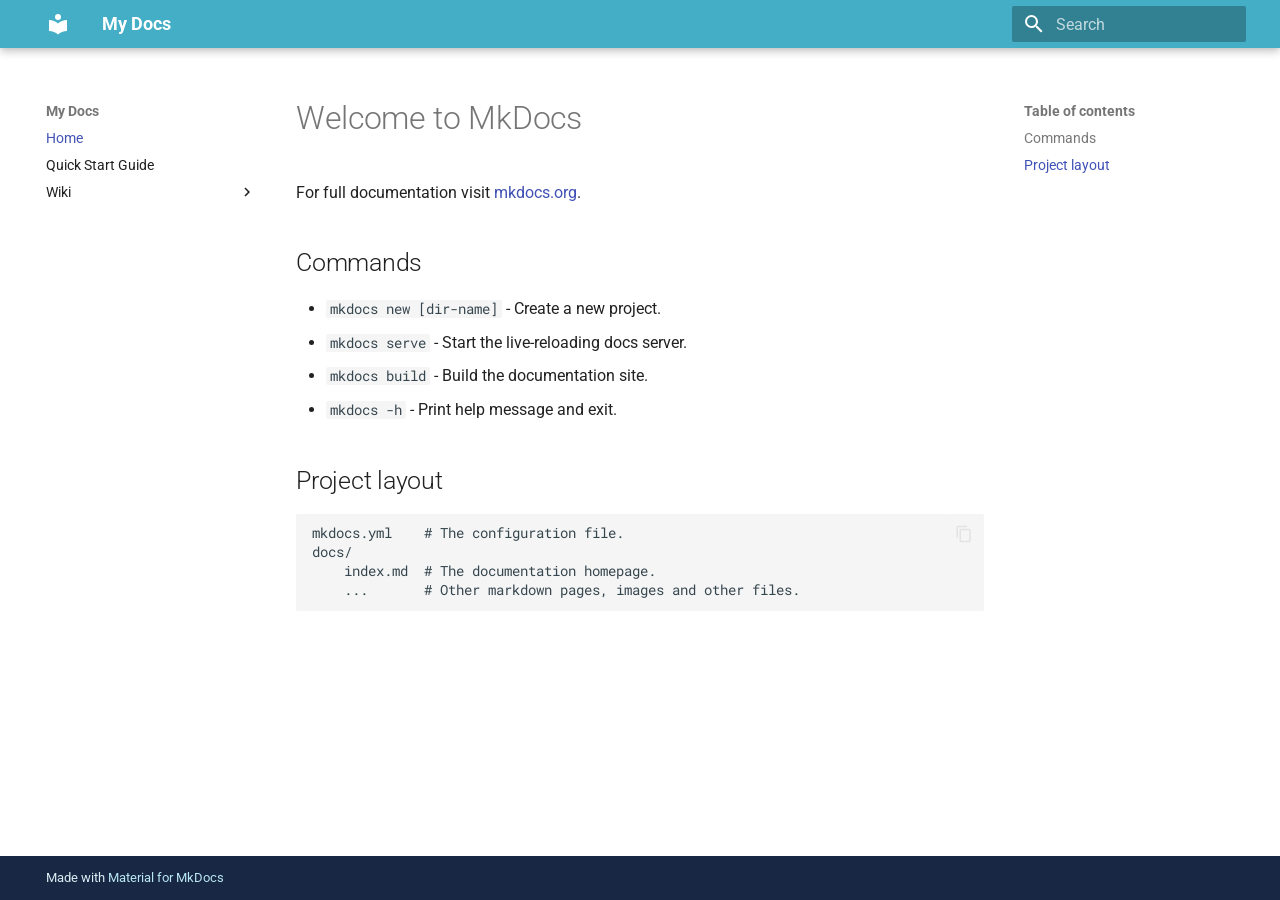
<file: index.html>
<!doctype html>
<html lang="en" class="no-js">
  <head>
    
      <meta charset="utf-8">
      <meta name="viewport" content="width=device-width,initial-scale=1">
      
      
      
      
      
        <link rel="next" href="quick_start/">
      
      
        
      
      
      <link rel="icon" href="assets/images/favicon.png">
      <meta name="generator" content="mkdocs-1.6.1, mkdocs-material-9.8.1">
    
    
      
        <title>My Docs</title>
      
    
    
      <link rel="stylesheet" href="assets/stylesheets/main.57a0d79d.min.css">
      
        
        <link rel="stylesheet" href="assets/stylesheets/palette.fb2fffe2.min.css">
      
      


    
    
      
    
    
      
        
        
        <link rel="preconnect" href="https://fonts.gstatic.com" crossorigin>
        <link rel="stylesheet" href="https://fonts.googleapis.com/css?family=Roboto:300,300i,400,400i,700,700i%7CRoboto+Mono:400,400i,700,700i&display=fallback">
        <style>:root{--md-text-font:"Roboto";--md-code-font:"Roboto Mono"}</style>
      
    
    
      <link rel="stylesheet" href="stylesheets/extra.css">
    
    <script>__md_scope=new URL(".",location),__md_hash=e=>[...e].reduce(((e,_)=>(e<<5)-e+_.charCodeAt(0)),0),__md_get=(e,_=localStorage,t=__md_scope)=>JSON.parse(_.getItem(t.pathname+"."+e)),__md_set=(e,_,t=localStorage,a=__md_scope)=>{try{t.setItem(a.pathname+"."+e,JSON.stringify(_))}catch(e){}}</script>
    
      

    
    
  </head>
  
  
    
    
    
    
    
    <body dir="ltr" data-md-color-scheme="youtube" data-md-color-primary="indigo" data-md-color-accent="indigo">
  
    
    <input class="md-toggle" data-md-toggle="drawer" type="checkbox" id="__drawer" autocomplete="off">
    <input class="md-toggle" data-md-toggle="search" type="checkbox" id="__search" autocomplete="off">
    <label class="md-overlay" for="__drawer"></label>
    <div data-md-component="skip">
      
        
        <a href="#welcome-to-mkdocs" class="md-skip">
          Skip to content
        </a>
      
    </div>
    <div data-md-component="announce">
      
    </div>
    
    
      

  

<header class="md-header md-header--shadow" data-md-component="header">
  <nav class="md-header__inner md-grid" aria-label="Header">
    <a href="." title="My Docs" class="md-header__button md-logo" aria-label="My Docs" data-md-component="logo">
      
  
  <svg xmlns="http://www.w3.org/2000/svg" viewBox="0 0 24 24"><path d="M12 8a3 3 0 0 0 3-3 3 3 0 0 0-3-3 3 3 0 0 0-3 3 3 3 0 0 0 3 3m0 3.54C9.64 9.35 6.5 8 3 8v11c3.5 0 6.64 1.35 9 3.54 2.36-2.19 5.5-3.54 9-3.54V8c-3.5 0-6.64 1.35-9 3.54"/></svg>

    </a>
    <label class="md-header__button md-icon" for="__drawer">
      
      <svg xmlns="http://www.w3.org/2000/svg" viewBox="0 0 24 24"><path d="M3 6h18v2H3zm0 5h18v2H3zm0 5h18v2H3z"/></svg>
    </label>
    <div class="md-header__title" data-md-component="header-title">
      <div class="md-header__ellipsis">
        <div class="md-header__topic">
          <span class="md-ellipsis">
            My Docs
          </span>
        </div>
        <div class="md-header__topic" data-md-component="header-topic">
          <span class="md-ellipsis">
            
              Home
            
          </span>
        </div>
      </div>
    </div>
    
      
    
    
    
    
      
      
        <label class="md-header__button md-icon" for="__search">
          
          <svg xmlns="http://www.w3.org/2000/svg" viewBox="0 0 24 24"><path d="M9.5 3A6.5 6.5 0 0 1 16 9.5c0 1.61-.59 3.09-1.56 4.23l.27.27h.79l5 5-1.5 1.5-5-5v-.79l-.27-.27A6.52 6.52 0 0 1 9.5 16 6.5 6.5 0 0 1 3 9.5 6.5 6.5 0 0 1 9.5 3m0 2C7 5 5 7 5 9.5S7 14 9.5 14 14 12 14 9.5 12 5 9.5 5"/></svg>
        </label>
        <div class="md-search" data-md-component="search" role="dialog">
  <label class="md-search__overlay" for="__search"></label>
  <div class="md-search__inner" role="search">
    <form class="md-search__form" name="search">
      <input type="text" class="md-search__input" name="query" aria-label="Search" placeholder="Search" autocapitalize="off" autocorrect="off" autocomplete="off" spellcheck="false" data-md-component="search-query" required>
      <label class="md-search__icon md-icon" for="__search">
        
        <svg xmlns="http://www.w3.org/2000/svg" viewBox="0 0 24 24"><path d="M9.5 3A6.5 6.5 0 0 1 16 9.5c0 1.61-.59 3.09-1.56 4.23l.27.27h.79l5 5-1.5 1.5-5-5v-.79l-.27-.27A6.52 6.52 0 0 1 9.5 16 6.5 6.5 0 0 1 3 9.5 6.5 6.5 0 0 1 9.5 3m0 2C7 5 5 7 5 9.5S7 14 9.5 14 14 12 14 9.5 12 5 9.5 5"/></svg>
        
        <svg xmlns="http://www.w3.org/2000/svg" viewBox="0 0 24 24"><path d="M20 11v2H8l5.5 5.5-1.42 1.42L4.16 12l7.92-7.92L13.5 5.5 8 11z"/></svg>
      </label>
      <nav class="md-search__options" aria-label="Search">
        
        <button type="reset" class="md-search__icon md-icon" title="Clear" aria-label="Clear" tabindex="-1">
          
          <svg xmlns="http://www.w3.org/2000/svg" viewBox="0 0 24 24"><path d="M19 6.41 17.59 5 12 10.59 6.41 5 5 6.41 10.59 12 5 17.59 6.41 19 12 13.41 17.59 19 19 17.59 13.41 12z"/></svg>
        </button>
      </nav>
      
    </form>
    <div class="md-search__output">
      <div class="md-search__scrollwrap" tabindex="0" data-md-scrollfix>
        <div class="md-search-result" data-md-component="search-result">
          <div class="md-search-result__meta">
            Initializing search
          </div>
          <ol class="md-search-result__list" role="presentation"></ol>
        </div>
      </div>
    </div>
  </div>
</div>
      
    
    
  </nav>
  
</header>
    
    <div class="md-container" data-md-component="container">
      
      
        
          
        
      
      <main class="md-main" data-md-component="main">
        <div class="md-main__inner md-grid">
          
            
              
              <div class="md-sidebar md-sidebar--primary" data-md-component="sidebar" data-md-type="navigation" >
                <div class="md-sidebar__scrollwrap">
                  <div class="md-sidebar__inner">
                    



<nav class="md-nav md-nav--primary" aria-label="Navigation" data-md-level="0">
  <label class="md-nav__title" for="__drawer">
    <a href="." title="My Docs" class="md-nav__button md-logo" aria-label="My Docs" data-md-component="logo">
      
  
  <svg xmlns="http://www.w3.org/2000/svg" viewBox="0 0 24 24"><path d="M12 8a3 3 0 0 0 3-3 3 3 0 0 0-3-3 3 3 0 0 0-3 3 3 3 0 0 0 3 3m0 3.54C9.64 9.35 6.5 8 3 8v11c3.5 0 6.64 1.35 9 3.54 2.36-2.19 5.5-3.54 9-3.54V8c-3.5 0-6.64 1.35-9 3.54"/></svg>

    </a>
    My Docs
  </label>
  
  <ul class="md-nav__list" data-md-scrollfix>
    
      
      
  
  
    
  
  
  
    <li class="md-nav__item md-nav__item--active">
      
      <input class="md-nav__toggle md-toggle" type="checkbox" id="__toc">
      
      
        
      
      
        <label class="md-nav__link md-nav__link--active" for="__toc">
          
  
  
  <span class="md-ellipsis">
    
  
    Home
  

    
  </span>
  
  

          <span class="md-nav__icon md-icon"></span>
        </label>
      
      <a href="." class="md-nav__link md-nav__link--active">
        
  
  
  <span class="md-ellipsis">
    
  
    Home
  

    
  </span>
  
  

      </a>
      
        

<nav class="md-nav md-nav--secondary" aria-label="Table of contents">
  
  
  
    
  
  
    <label class="md-nav__title" for="__toc">
      <span class="md-nav__icon md-icon"></span>
      Table of contents
    </label>
    <ul class="md-nav__list" data-md-component="toc" data-md-scrollfix>
      
        <li class="md-nav__item">
  <a href="#commands" class="md-nav__link">
    <span class="md-ellipsis">
      
        Commands
      
    </span>
  </a>
  
</li>
      
        <li class="md-nav__item">
  <a href="#project-layout" class="md-nav__link">
    <span class="md-ellipsis">
      
        Project layout
      
    </span>
  </a>
  
</li>
      
    </ul>
  
</nav>
      
    </li>
  

    
      
      
  
  
  
  
    <li class="md-nav__item">
      <a href="quick_start/" class="md-nav__link">
        
  
  
  <span class="md-ellipsis">
    
  
    Quick Start Guide
  

    
  </span>
  
  

      </a>
    </li>
  

    
      
      
  
  
  
  
    
    
    
    
    
    <li class="md-nav__item md-nav__item--nested">
      
        
        
        <input class="md-nav__toggle md-toggle " type="checkbox" id="__nav_3" >
        
          
          <label class="md-nav__link" for="__nav_3" id="__nav_3_label" tabindex="0">
            
  
  
  <span class="md-ellipsis">
    
  
    Wiki
  

    
  </span>
  
  

            <span class="md-nav__icon md-icon"></span>
          </label>
        
        <nav class="md-nav" data-md-level="1" aria-labelledby="__nav_3_label" aria-expanded="false">
          <label class="md-nav__title" for="__nav_3">
            <span class="md-nav__icon md-icon"></span>
            
  
    Wiki
  

          </label>
          <ul class="md-nav__list" data-md-scrollfix>
            
              
                
  
  
  
  
    <li class="md-nav__item">
      <a href="wiki/sensorset2026-l/" class="md-nav__link">
        
  
  
  <span class="md-ellipsis">
    
  
    Sensorset 2026.L
  

    
  </span>
  
  

      </a>
    </li>
  

              
            
              
                
  
  
  
  
    <li class="md-nav__item">
      <a href="wiki/pacmod_actuation/" class="md-nav__link">
        
  
  
  <span class="md-ellipsis">
    
  
    Pacmod 3
  

    
  </span>
  
  

      </a>
    </li>
  

              
            
          </ul>
        </nav>
      
    </li>
  

    
  </ul>
</nav>
                  </div>
                </div>
              </div>
            
            
              
              <div class="md-sidebar md-sidebar--secondary" data-md-component="sidebar" data-md-type="toc" >
                <div class="md-sidebar__scrollwrap">
                  <div class="md-sidebar__inner">
                    

<nav class="md-nav md-nav--secondary" aria-label="Table of contents">
  
  
  
    
  
  
    <label class="md-nav__title" for="__toc">
      <span class="md-nav__icon md-icon"></span>
      Table of contents
    </label>
    <ul class="md-nav__list" data-md-component="toc" data-md-scrollfix>
      
        <li class="md-nav__item">
  <a href="#commands" class="md-nav__link">
    <span class="md-ellipsis">
      
        Commands
      
    </span>
  </a>
  
</li>
      
        <li class="md-nav__item">
  <a href="#project-layout" class="md-nav__link">
    <span class="md-ellipsis">
      
        Project layout
      
    </span>
  </a>
  
</li>
      
    </ul>
  
</nav>
                  </div>
                </div>
              </div>
            
          
          
            <div class="md-content" data-md-component="content">
              
              <article class="md-content__inner md-typeset">
                
                  



<h1 id="welcome-to-mkdocs">Welcome to MkDocs</h1>
<p>For full documentation visit <a href="https://www.mkdocs.org">mkdocs.org</a>.</p>
<h2 id="commands">Commands</h2>
<ul>
<li><code>mkdocs new [dir-name]</code> - Create a new project.</li>
<li><code>mkdocs serve</code> - Start the live-reloading docs server.</li>
<li><code>mkdocs build</code> - Build the documentation site.</li>
<li><code>mkdocs -h</code> - Print help message and exit.</li>
</ul>
<h2 id="project-layout">Project layout</h2>
<div class="highlight"><pre><span></span><code>mkdocs.yml    # The configuration file.
docs/
    index.md  # The documentation homepage.
    ...       # Other markdown pages, images and other files.
</code></pre></div>












                
              </article>
            </div>
          
          
<script>var target=document.getElementById(location.hash.slice(1));target&&target.name&&(target.checked=target.name.startsWith("__tabbed_"))</script>
        </div>
        
      </main>
      
        <footer class="md-footer">
  
  <div class="md-footer-meta md-typeset">
    <div class="md-footer-meta__inner md-grid">
      <div class="md-copyright">
  
  
    Made with
    <a href="https://squidfunk.github.io/mkdocs-material/" target="_blank" rel="noopener">
      Material for MkDocs
    </a>
  
</div>
      
    </div>
  </div>
</footer>
      
    </div>
    <div class="md-dialog" data-md-component="dialog">
      <div class="md-dialog__inner md-typeset"></div>
    </div>
    
    
    
      
      
      <script id="__config" type="application/json">{"annotate": null, "base": ".", "features": ["content.code.copy"], "search": "assets/javascripts/workers/search.a7633da7.min.js", "tags": null, "translations": {"clipboard.copied": "Copied to clipboard", "clipboard.copy": "Copy to clipboard", "search.result.more.one": "1 more on this page", "search.result.more.other": "# more on this page", "search.result.none": "No matching documents", "search.result.one": "1 matching document", "search.result.other": "# matching documents", "search.result.placeholder": "Type to start searching", "search.result.term.missing": "Missing", "select.version": "Select version"}, "version": null}</script>
    
    
      <script src="assets/javascripts/bundle.a5f9d56c.min.js"></script>
      
    
  </body>
</html>
</file>
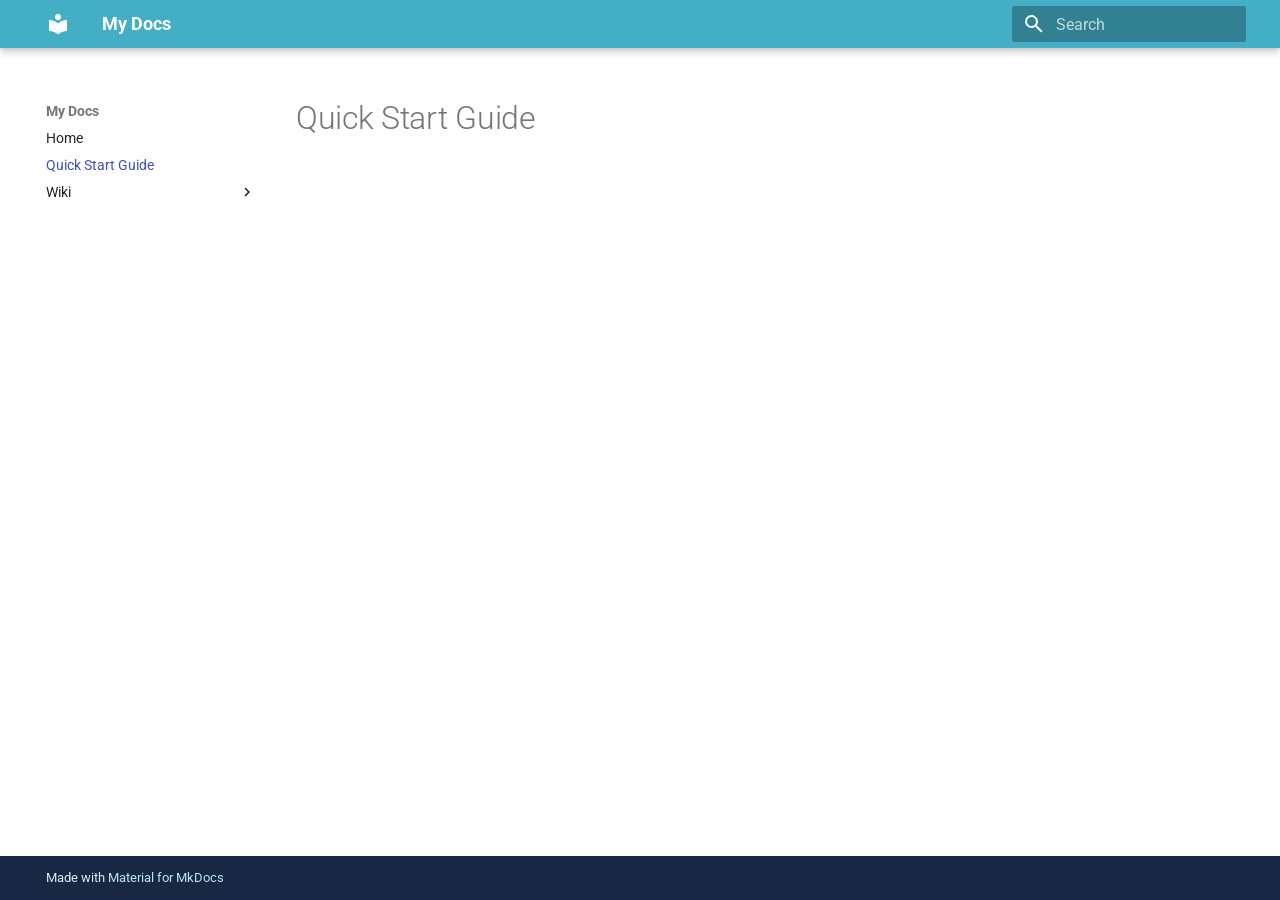
<file: quick_start/index.html>
<!doctype html>
<html lang="en" class="no-js">
  <head>
    
      <meta charset="utf-8">
      <meta name="viewport" content="width=device-width,initial-scale=1">
      
      
      
      
        <link rel="prev" href="..">
      
      
        <link rel="next" href="../wiki/sensorset2026-l/">
      
      
        
      
      
      <link rel="icon" href="../assets/images/favicon.png">
      <meta name="generator" content="mkdocs-1.6.1, mkdocs-material-9.8.1">
    
    
      
        <title>Quick Start Guide - My Docs</title>
      
    
    
      <link rel="stylesheet" href="../assets/stylesheets/main.57a0d79d.min.css">
      
        
        <link rel="stylesheet" href="../assets/stylesheets/palette.fb2fffe2.min.css">
      
      


    
    
      
    
    
      
        
        
        <link rel="preconnect" href="https://fonts.gstatic.com" crossorigin>
        <link rel="stylesheet" href="https://fonts.googleapis.com/css?family=Roboto:300,300i,400,400i,700,700i%7CRoboto+Mono:400,400i,700,700i&display=fallback">
        <style>:root{--md-text-font:"Roboto";--md-code-font:"Roboto Mono"}</style>
      
    
    
      <link rel="stylesheet" href="../stylesheets/extra.css">
    
    <script>__md_scope=new URL("..",location),__md_hash=e=>[...e].reduce(((e,_)=>(e<<5)-e+_.charCodeAt(0)),0),__md_get=(e,_=localStorage,t=__md_scope)=>JSON.parse(_.getItem(t.pathname+"."+e)),__md_set=(e,_,t=localStorage,a=__md_scope)=>{try{t.setItem(a.pathname+"."+e,JSON.stringify(_))}catch(e){}}</script>
    
      

    
    
  </head>
  
  
    
    
    
    
    
    <body dir="ltr" data-md-color-scheme="youtube" data-md-color-primary="indigo" data-md-color-accent="indigo">
  
    
    <input class="md-toggle" data-md-toggle="drawer" type="checkbox" id="__drawer" autocomplete="off">
    <input class="md-toggle" data-md-toggle="search" type="checkbox" id="__search" autocomplete="off">
    <label class="md-overlay" for="__drawer"></label>
    <div data-md-component="skip">
      
    </div>
    <div data-md-component="announce">
      
    </div>
    
    
      

  

<header class="md-header md-header--shadow" data-md-component="header">
  <nav class="md-header__inner md-grid" aria-label="Header">
    <a href=".." title="My Docs" class="md-header__button md-logo" aria-label="My Docs" data-md-component="logo">
      
  
  <svg xmlns="http://www.w3.org/2000/svg" viewBox="0 0 24 24"><path d="M12 8a3 3 0 0 0 3-3 3 3 0 0 0-3-3 3 3 0 0 0-3 3 3 3 0 0 0 3 3m0 3.54C9.64 9.35 6.5 8 3 8v11c3.5 0 6.64 1.35 9 3.54 2.36-2.19 5.5-3.54 9-3.54V8c-3.5 0-6.64 1.35-9 3.54"/></svg>

    </a>
    <label class="md-header__button md-icon" for="__drawer">
      
      <svg xmlns="http://www.w3.org/2000/svg" viewBox="0 0 24 24"><path d="M3 6h18v2H3zm0 5h18v2H3zm0 5h18v2H3z"/></svg>
    </label>
    <div class="md-header__title" data-md-component="header-title">
      <div class="md-header__ellipsis">
        <div class="md-header__topic">
          <span class="md-ellipsis">
            My Docs
          </span>
        </div>
        <div class="md-header__topic" data-md-component="header-topic">
          <span class="md-ellipsis">
            
              Quick Start Guide
            
          </span>
        </div>
      </div>
    </div>
    
      
    
    
    
    
      
      
        <label class="md-header__button md-icon" for="__search">
          
          <svg xmlns="http://www.w3.org/2000/svg" viewBox="0 0 24 24"><path d="M9.5 3A6.5 6.5 0 0 1 16 9.5c0 1.61-.59 3.09-1.56 4.23l.27.27h.79l5 5-1.5 1.5-5-5v-.79l-.27-.27A6.52 6.52 0 0 1 9.5 16 6.5 6.5 0 0 1 3 9.5 6.5 6.5 0 0 1 9.5 3m0 2C7 5 5 7 5 9.5S7 14 9.5 14 14 12 14 9.5 12 5 9.5 5"/></svg>
        </label>
        <div class="md-search" data-md-component="search" role="dialog">
  <label class="md-search__overlay" for="__search"></label>
  <div class="md-search__inner" role="search">
    <form class="md-search__form" name="search">
      <input type="text" class="md-search__input" name="query" aria-label="Search" placeholder="Search" autocapitalize="off" autocorrect="off" autocomplete="off" spellcheck="false" data-md-component="search-query" required>
      <label class="md-search__icon md-icon" for="__search">
        
        <svg xmlns="http://www.w3.org/2000/svg" viewBox="0 0 24 24"><path d="M9.5 3A6.5 6.5 0 0 1 16 9.5c0 1.61-.59 3.09-1.56 4.23l.27.27h.79l5 5-1.5 1.5-5-5v-.79l-.27-.27A6.52 6.52 0 0 1 9.5 16 6.5 6.5 0 0 1 3 9.5 6.5 6.5 0 0 1 9.5 3m0 2C7 5 5 7 5 9.5S7 14 9.5 14 14 12 14 9.5 12 5 9.5 5"/></svg>
        
        <svg xmlns="http://www.w3.org/2000/svg" viewBox="0 0 24 24"><path d="M20 11v2H8l5.5 5.5-1.42 1.42L4.16 12l7.92-7.92L13.5 5.5 8 11z"/></svg>
      </label>
      <nav class="md-search__options" aria-label="Search">
        
        <button type="reset" class="md-search__icon md-icon" title="Clear" aria-label="Clear" tabindex="-1">
          
          <svg xmlns="http://www.w3.org/2000/svg" viewBox="0 0 24 24"><path d="M19 6.41 17.59 5 12 10.59 6.41 5 5 6.41 10.59 12 5 17.59 6.41 19 12 13.41 17.59 19 19 17.59 13.41 12z"/></svg>
        </button>
      </nav>
      
    </form>
    <div class="md-search__output">
      <div class="md-search__scrollwrap" tabindex="0" data-md-scrollfix>
        <div class="md-search-result" data-md-component="search-result">
          <div class="md-search-result__meta">
            Initializing search
          </div>
          <ol class="md-search-result__list" role="presentation"></ol>
        </div>
      </div>
    </div>
  </div>
</div>
      
    
    
  </nav>
  
</header>
    
    <div class="md-container" data-md-component="container">
      
      
        
          
        
      
      <main class="md-main" data-md-component="main">
        <div class="md-main__inner md-grid">
          
            
              
              <div class="md-sidebar md-sidebar--primary" data-md-component="sidebar" data-md-type="navigation" >
                <div class="md-sidebar__scrollwrap">
                  <div class="md-sidebar__inner">
                    



<nav class="md-nav md-nav--primary" aria-label="Navigation" data-md-level="0">
  <label class="md-nav__title" for="__drawer">
    <a href=".." title="My Docs" class="md-nav__button md-logo" aria-label="My Docs" data-md-component="logo">
      
  
  <svg xmlns="http://www.w3.org/2000/svg" viewBox="0 0 24 24"><path d="M12 8a3 3 0 0 0 3-3 3 3 0 0 0-3-3 3 3 0 0 0-3 3 3 3 0 0 0 3 3m0 3.54C9.64 9.35 6.5 8 3 8v11c3.5 0 6.64 1.35 9 3.54 2.36-2.19 5.5-3.54 9-3.54V8c-3.5 0-6.64 1.35-9 3.54"/></svg>

    </a>
    My Docs
  </label>
  
  <ul class="md-nav__list" data-md-scrollfix>
    
      
      
  
  
  
  
    <li class="md-nav__item">
      <a href=".." class="md-nav__link">
        
  
  
  <span class="md-ellipsis">
    
  
    Home
  

    
  </span>
  
  

      </a>
    </li>
  

    
      
      
  
  
    
  
  
  
    <li class="md-nav__item md-nav__item--active">
      
      <input class="md-nav__toggle md-toggle" type="checkbox" id="__toc">
      
      
      
      <a href="./" class="md-nav__link md-nav__link--active">
        
  
  
  <span class="md-ellipsis">
    
  
    Quick Start Guide
  

    
  </span>
  
  

      </a>
      
    </li>
  

    
      
      
  
  
  
  
    
    
    
    
    
    <li class="md-nav__item md-nav__item--nested">
      
        
        
        <input class="md-nav__toggle md-toggle " type="checkbox" id="__nav_3" >
        
          
          <label class="md-nav__link" for="__nav_3" id="__nav_3_label" tabindex="0">
            
  
  
  <span class="md-ellipsis">
    
  
    Wiki
  

    
  </span>
  
  

            <span class="md-nav__icon md-icon"></span>
          </label>
        
        <nav class="md-nav" data-md-level="1" aria-labelledby="__nav_3_label" aria-expanded="false">
          <label class="md-nav__title" for="__nav_3">
            <span class="md-nav__icon md-icon"></span>
            
  
    Wiki
  

          </label>
          <ul class="md-nav__list" data-md-scrollfix>
            
              
                
  
  
  
  
    <li class="md-nav__item">
      <a href="../wiki/sensorset2026-l/" class="md-nav__link">
        
  
  
  <span class="md-ellipsis">
    
  
    Sensorset 2026.L
  

    
  </span>
  
  

      </a>
    </li>
  

              
            
              
                
  
  
  
  
    <li class="md-nav__item">
      <a href="../wiki/pacmod_actuation/" class="md-nav__link">
        
  
  
  <span class="md-ellipsis">
    
  
    Pacmod 3
  

    
  </span>
  
  

      </a>
    </li>
  

              
            
          </ul>
        </nav>
      
    </li>
  

    
  </ul>
</nav>
                  </div>
                </div>
              </div>
            
            
              
              <div class="md-sidebar md-sidebar--secondary" data-md-component="sidebar" data-md-type="toc" >
                <div class="md-sidebar__scrollwrap">
                  <div class="md-sidebar__inner">
                    

<nav class="md-nav md-nav--secondary" aria-label="Table of contents">
  
  
  
  
</nav>
                  </div>
                </div>
              </div>
            
          
          
            <div class="md-content" data-md-component="content">
              
              <article class="md-content__inner md-typeset">
                
                  



  <h1>Quick Start Guide</h1>














                
              </article>
            </div>
          
          
<script>var target=document.getElementById(location.hash.slice(1));target&&target.name&&(target.checked=target.name.startsWith("__tabbed_"))</script>
        </div>
        
      </main>
      
        <footer class="md-footer">
  
  <div class="md-footer-meta md-typeset">
    <div class="md-footer-meta__inner md-grid">
      <div class="md-copyright">
  
  
    Made with
    <a href="https://squidfunk.github.io/mkdocs-material/" target="_blank" rel="noopener">
      Material for MkDocs
    </a>
  
</div>
      
    </div>
  </div>
</footer>
      
    </div>
    <div class="md-dialog" data-md-component="dialog">
      <div class="md-dialog__inner md-typeset"></div>
    </div>
    
    
    
      
      
      <script id="__config" type="application/json">{"annotate": null, "base": "..", "features": ["content.code.copy"], "search": "../assets/javascripts/workers/search.a7633da7.min.js", "tags": null, "translations": {"clipboard.copied": "Copied to clipboard", "clipboard.copy": "Copy to clipboard", "search.result.more.one": "1 more on this page", "search.result.more.other": "# more on this page", "search.result.none": "No matching documents", "search.result.one": "1 matching document", "search.result.other": "# matching documents", "search.result.placeholder": "Type to start searching", "search.result.term.missing": "Missing", "select.version": "Select version"}, "version": null}</script>
    
    
      <script src="../assets/javascripts/bundle.a5f9d56c.min.js"></script>
      
    
  </body>
</html>
</file>
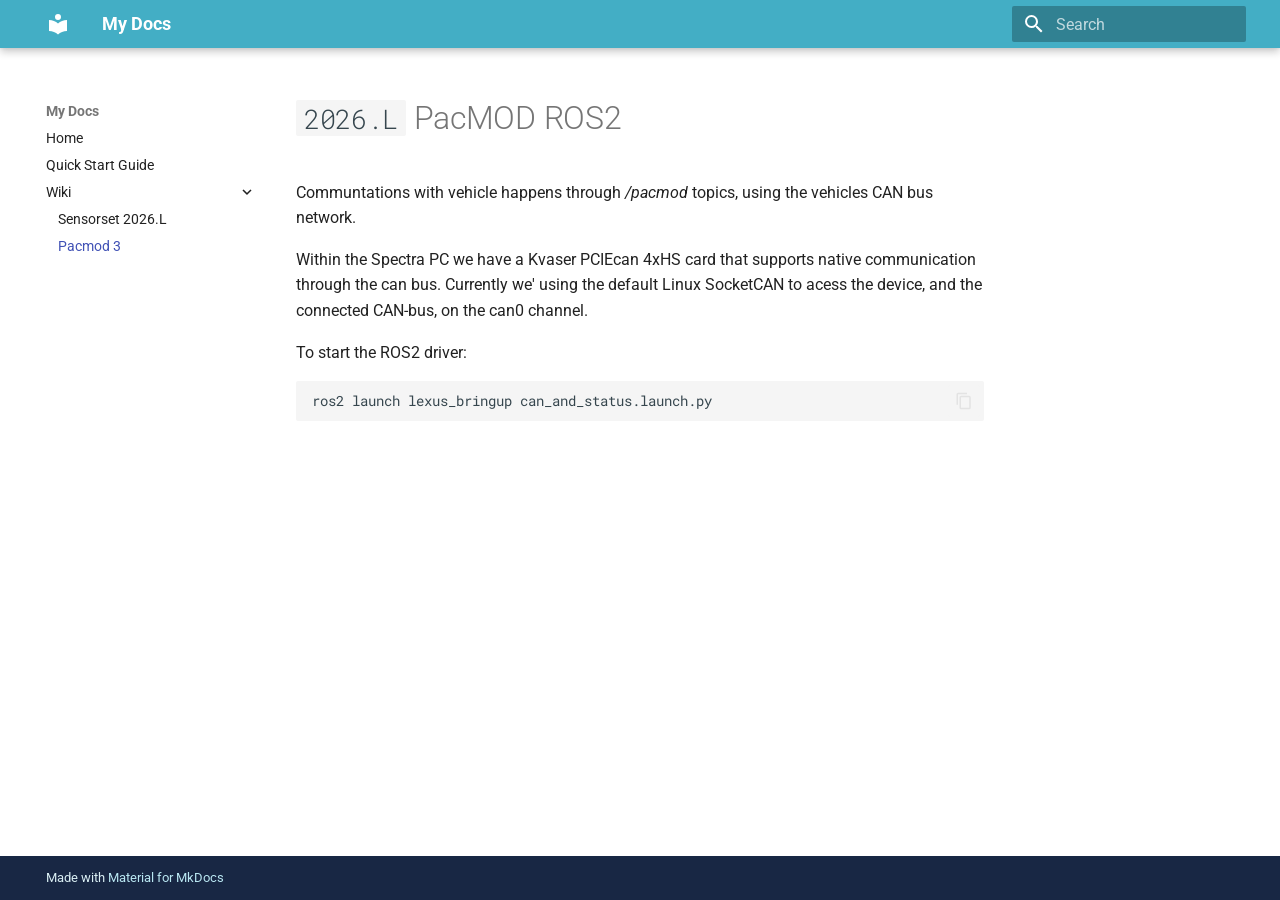
<file: wiki/pacmod_actuation/index.html>
<!doctype html>
<html lang="en" class="no-js">
  <head>
    
      <meta charset="utf-8">
      <meta name="viewport" content="width=device-width,initial-scale=1">
      
      
      
      
        <link rel="prev" href="../sensorset2026-l/">
      
      
      
        
      
      
      <link rel="icon" href="../../assets/images/favicon.png">
      <meta name="generator" content="mkdocs-1.6.1, mkdocs-material-9.8.1">
    
    
      
        <title>Pacmod 3 - My Docs</title>
      
    
    
      <link rel="stylesheet" href="../../assets/stylesheets/main.57a0d79d.min.css">
      
        
        <link rel="stylesheet" href="../../assets/stylesheets/palette.fb2fffe2.min.css">
      
      


    
    
      
    
    
      
        
        
        <link rel="preconnect" href="https://fonts.gstatic.com" crossorigin>
        <link rel="stylesheet" href="https://fonts.googleapis.com/css?family=Roboto:300,300i,400,400i,700,700i%7CRoboto+Mono:400,400i,700,700i&display=fallback">
        <style>:root{--md-text-font:"Roboto";--md-code-font:"Roboto Mono"}</style>
      
    
    
      <link rel="stylesheet" href="../../stylesheets/extra.css">
    
    <script>__md_scope=new URL("../..",location),__md_hash=e=>[...e].reduce(((e,_)=>(e<<5)-e+_.charCodeAt(0)),0),__md_get=(e,_=localStorage,t=__md_scope)=>JSON.parse(_.getItem(t.pathname+"."+e)),__md_set=(e,_,t=localStorage,a=__md_scope)=>{try{t.setItem(a.pathname+"."+e,JSON.stringify(_))}catch(e){}}</script>
    
      

    
    
  </head>
  
  
    
    
    
    
    
    <body dir="ltr" data-md-color-scheme="youtube" data-md-color-primary="indigo" data-md-color-accent="indigo">
  
    
    <input class="md-toggle" data-md-toggle="drawer" type="checkbox" id="__drawer" autocomplete="off">
    <input class="md-toggle" data-md-toggle="search" type="checkbox" id="__search" autocomplete="off">
    <label class="md-overlay" for="__drawer"></label>
    <div data-md-component="skip">
      
        
        <a href="#2026l-pacmod-ros2" class="md-skip">
          Skip to content
        </a>
      
    </div>
    <div data-md-component="announce">
      
    </div>
    
    
      

  

<header class="md-header md-header--shadow" data-md-component="header">
  <nav class="md-header__inner md-grid" aria-label="Header">
    <a href="../.." title="My Docs" class="md-header__button md-logo" aria-label="My Docs" data-md-component="logo">
      
  
  <svg xmlns="http://www.w3.org/2000/svg" viewBox="0 0 24 24"><path d="M12 8a3 3 0 0 0 3-3 3 3 0 0 0-3-3 3 3 0 0 0-3 3 3 3 0 0 0 3 3m0 3.54C9.64 9.35 6.5 8 3 8v11c3.5 0 6.64 1.35 9 3.54 2.36-2.19 5.5-3.54 9-3.54V8c-3.5 0-6.64 1.35-9 3.54"/></svg>

    </a>
    <label class="md-header__button md-icon" for="__drawer">
      
      <svg xmlns="http://www.w3.org/2000/svg" viewBox="0 0 24 24"><path d="M3 6h18v2H3zm0 5h18v2H3zm0 5h18v2H3z"/></svg>
    </label>
    <div class="md-header__title" data-md-component="header-title">
      <div class="md-header__ellipsis">
        <div class="md-header__topic">
          <span class="md-ellipsis">
            My Docs
          </span>
        </div>
        <div class="md-header__topic" data-md-component="header-topic">
          <span class="md-ellipsis">
            
              Pacmod 3
            
          </span>
        </div>
      </div>
    </div>
    
      
    
    
    
    
      
      
        <label class="md-header__button md-icon" for="__search">
          
          <svg xmlns="http://www.w3.org/2000/svg" viewBox="0 0 24 24"><path d="M9.5 3A6.5 6.5 0 0 1 16 9.5c0 1.61-.59 3.09-1.56 4.23l.27.27h.79l5 5-1.5 1.5-5-5v-.79l-.27-.27A6.52 6.52 0 0 1 9.5 16 6.5 6.5 0 0 1 3 9.5 6.5 6.5 0 0 1 9.5 3m0 2C7 5 5 7 5 9.5S7 14 9.5 14 14 12 14 9.5 12 5 9.5 5"/></svg>
        </label>
        <div class="md-search" data-md-component="search" role="dialog">
  <label class="md-search__overlay" for="__search"></label>
  <div class="md-search__inner" role="search">
    <form class="md-search__form" name="search">
      <input type="text" class="md-search__input" name="query" aria-label="Search" placeholder="Search" autocapitalize="off" autocorrect="off" autocomplete="off" spellcheck="false" data-md-component="search-query" required>
      <label class="md-search__icon md-icon" for="__search">
        
        <svg xmlns="http://www.w3.org/2000/svg" viewBox="0 0 24 24"><path d="M9.5 3A6.5 6.5 0 0 1 16 9.5c0 1.61-.59 3.09-1.56 4.23l.27.27h.79l5 5-1.5 1.5-5-5v-.79l-.27-.27A6.52 6.52 0 0 1 9.5 16 6.5 6.5 0 0 1 3 9.5 6.5 6.5 0 0 1 9.5 3m0 2C7 5 5 7 5 9.5S7 14 9.5 14 14 12 14 9.5 12 5 9.5 5"/></svg>
        
        <svg xmlns="http://www.w3.org/2000/svg" viewBox="0 0 24 24"><path d="M20 11v2H8l5.5 5.5-1.42 1.42L4.16 12l7.92-7.92L13.5 5.5 8 11z"/></svg>
      </label>
      <nav class="md-search__options" aria-label="Search">
        
        <button type="reset" class="md-search__icon md-icon" title="Clear" aria-label="Clear" tabindex="-1">
          
          <svg xmlns="http://www.w3.org/2000/svg" viewBox="0 0 24 24"><path d="M19 6.41 17.59 5 12 10.59 6.41 5 5 6.41 10.59 12 5 17.59 6.41 19 12 13.41 17.59 19 19 17.59 13.41 12z"/></svg>
        </button>
      </nav>
      
    </form>
    <div class="md-search__output">
      <div class="md-search__scrollwrap" tabindex="0" data-md-scrollfix>
        <div class="md-search-result" data-md-component="search-result">
          <div class="md-search-result__meta">
            Initializing search
          </div>
          <ol class="md-search-result__list" role="presentation"></ol>
        </div>
      </div>
    </div>
  </div>
</div>
      
    
    
  </nav>
  
</header>
    
    <div class="md-container" data-md-component="container">
      
      
        
          
        
      
      <main class="md-main" data-md-component="main">
        <div class="md-main__inner md-grid">
          
            
              
              <div class="md-sidebar md-sidebar--primary" data-md-component="sidebar" data-md-type="navigation" >
                <div class="md-sidebar__scrollwrap">
                  <div class="md-sidebar__inner">
                    



<nav class="md-nav md-nav--primary" aria-label="Navigation" data-md-level="0">
  <label class="md-nav__title" for="__drawer">
    <a href="../.." title="My Docs" class="md-nav__button md-logo" aria-label="My Docs" data-md-component="logo">
      
  
  <svg xmlns="http://www.w3.org/2000/svg" viewBox="0 0 24 24"><path d="M12 8a3 3 0 0 0 3-3 3 3 0 0 0-3-3 3 3 0 0 0-3 3 3 3 0 0 0 3 3m0 3.54C9.64 9.35 6.5 8 3 8v11c3.5 0 6.64 1.35 9 3.54 2.36-2.19 5.5-3.54 9-3.54V8c-3.5 0-6.64 1.35-9 3.54"/></svg>

    </a>
    My Docs
  </label>
  
  <ul class="md-nav__list" data-md-scrollfix>
    
      
      
  
  
  
  
    <li class="md-nav__item">
      <a href="../.." class="md-nav__link">
        
  
  
  <span class="md-ellipsis">
    
  
    Home
  

    
  </span>
  
  

      </a>
    </li>
  

    
      
      
  
  
  
  
    <li class="md-nav__item">
      <a href="../../quick_start/" class="md-nav__link">
        
  
  
  <span class="md-ellipsis">
    
  
    Quick Start Guide
  

    
  </span>
  
  

      </a>
    </li>
  

    
      
      
  
  
    
  
  
  
    
    
    
    
    
    <li class="md-nav__item md-nav__item--active md-nav__item--nested">
      
        
        
        <input class="md-nav__toggle md-toggle " type="checkbox" id="__nav_3" checked>
        
          
          <label class="md-nav__link" for="__nav_3" id="__nav_3_label" tabindex="0">
            
  
  
  <span class="md-ellipsis">
    
  
    Wiki
  

    
  </span>
  
  

            <span class="md-nav__icon md-icon"></span>
          </label>
        
        <nav class="md-nav" data-md-level="1" aria-labelledby="__nav_3_label" aria-expanded="true">
          <label class="md-nav__title" for="__nav_3">
            <span class="md-nav__icon md-icon"></span>
            
  
    Wiki
  

          </label>
          <ul class="md-nav__list" data-md-scrollfix>
            
              
                
  
  
  
  
    <li class="md-nav__item">
      <a href="../sensorset2026-l/" class="md-nav__link">
        
  
  
  <span class="md-ellipsis">
    
  
    Sensorset 2026.L
  

    
  </span>
  
  

      </a>
    </li>
  

              
            
              
                
  
  
    
  
  
  
    <li class="md-nav__item md-nav__item--active">
      
      <input class="md-nav__toggle md-toggle" type="checkbox" id="__toc">
      
      
        
      
      
      <a href="./" class="md-nav__link md-nav__link--active">
        
  
  
  <span class="md-ellipsis">
    
  
    Pacmod 3
  

    
  </span>
  
  

      </a>
      
    </li>
  

              
            
          </ul>
        </nav>
      
    </li>
  

    
  </ul>
</nav>
                  </div>
                </div>
              </div>
            
            
              
              <div class="md-sidebar md-sidebar--secondary" data-md-component="sidebar" data-md-type="toc" >
                <div class="md-sidebar__scrollwrap">
                  <div class="md-sidebar__inner">
                    

<nav class="md-nav md-nav--secondary" aria-label="Table of contents">
  
  
  
    
  
  
</nav>
                  </div>
                </div>
              </div>
            
          
          
            <div class="md-content" data-md-component="content">
              
              <article class="md-content__inner md-typeset">
                
                  



<h1 id="2026l-pacmod-ros2"><code>2026.L</code> PacMOD ROS2</h1>
<p>Communtations with vehicle happens through <em>/pacmod</em> topics, using the vehicles CAN bus network.</p>
<p>Within the Spectra PC we have a Kvaser PCIEcan 4xHS card that supports native communication through the can bus. Currently we' using the default Linux SocketCAN to acess the device, and the connected CAN-bus, on the can0 channel. </p>
<p>To start the ROS2 driver:</p>
<pre><code class="language-bash">ros2 launch lexus_bringup can_and_status.launch.py
</code></pre>












                
              </article>
            </div>
          
          
<script>var target=document.getElementById(location.hash.slice(1));target&&target.name&&(target.checked=target.name.startsWith("__tabbed_"))</script>
        </div>
        
      </main>
      
        <footer class="md-footer">
  
  <div class="md-footer-meta md-typeset">
    <div class="md-footer-meta__inner md-grid">
      <div class="md-copyright">
  
  
    Made with
    <a href="https://squidfunk.github.io/mkdocs-material/" target="_blank" rel="noopener">
      Material for MkDocs
    </a>
  
</div>
      
    </div>
  </div>
</footer>
      
    </div>
    <div class="md-dialog" data-md-component="dialog">
      <div class="md-dialog__inner md-typeset"></div>
    </div>
    
    
    
      
      
      <script id="__config" type="application/json">{"annotate": null, "base": "../..", "features": ["content.code.copy"], "search": "../../assets/javascripts/workers/search.a7633da7.min.js", "tags": null, "translations": {"clipboard.copied": "Copied to clipboard", "clipboard.copy": "Copy to clipboard", "search.result.more.one": "1 more on this page", "search.result.more.other": "# more on this page", "search.result.none": "No matching documents", "search.result.one": "1 matching document", "search.result.other": "# matching documents", "search.result.placeholder": "Type to start searching", "search.result.term.missing": "Missing", "select.version": "Select version"}, "version": null}</script>
    
    
      <script src="../../assets/javascripts/bundle.a5f9d56c.min.js"></script>
      
    
  </body>
</html>
</file>
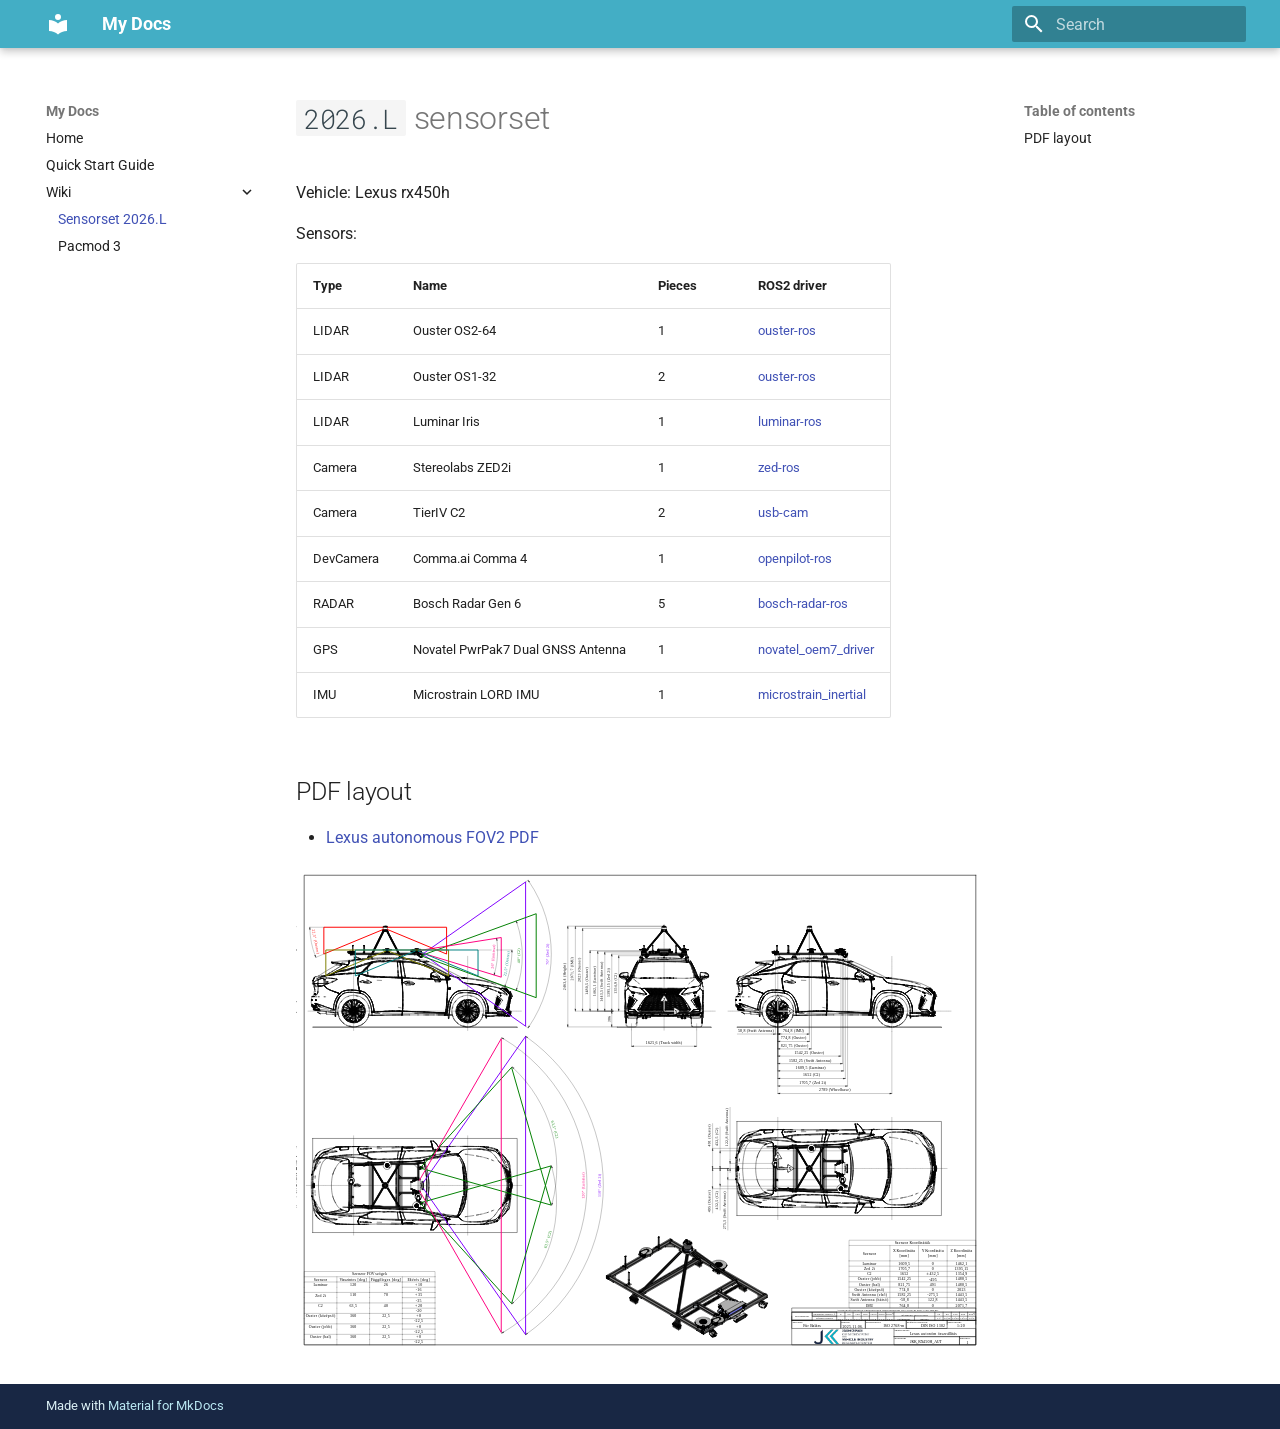
<file: wiki/sensorset2026-l/index.html>
<!doctype html>
<html lang="en" class="no-js">
  <head>
    
      <meta charset="utf-8">
      <meta name="viewport" content="width=device-width,initial-scale=1">
      
      
      
      
        <link rel="prev" href="../../quick_start/">
      
      
        <link rel="next" href="../pacmod_actuation/">
      
      
        
      
      
      <link rel="icon" href="../../assets/images/favicon.png">
      <meta name="generator" content="mkdocs-1.6.1, mkdocs-material-9.8.1">
    
    
      
        <title>Sensorset 2026.L - My Docs</title>
      
    
    
      <link rel="stylesheet" href="../../assets/stylesheets/main.57a0d79d.min.css">
      
        
        <link rel="stylesheet" href="../../assets/stylesheets/palette.fb2fffe2.min.css">
      
      


    
    
      
    
    
      
        
        
        <link rel="preconnect" href="https://fonts.gstatic.com" crossorigin>
        <link rel="stylesheet" href="https://fonts.googleapis.com/css?family=Roboto:300,300i,400,400i,700,700i%7CRoboto+Mono:400,400i,700,700i&display=fallback">
        <style>:root{--md-text-font:"Roboto";--md-code-font:"Roboto Mono"}</style>
      
    
    
      <link rel="stylesheet" href="../../stylesheets/extra.css">
    
    <script>__md_scope=new URL("../..",location),__md_hash=e=>[...e].reduce(((e,_)=>(e<<5)-e+_.charCodeAt(0)),0),__md_get=(e,_=localStorage,t=__md_scope)=>JSON.parse(_.getItem(t.pathname+"."+e)),__md_set=(e,_,t=localStorage,a=__md_scope)=>{try{t.setItem(a.pathname+"."+e,JSON.stringify(_))}catch(e){}}</script>
    
      

    
    
  </head>
  
  
    
    
    
    
    
    <body dir="ltr" data-md-color-scheme="youtube" data-md-color-primary="indigo" data-md-color-accent="indigo">
  
    
    <input class="md-toggle" data-md-toggle="drawer" type="checkbox" id="__drawer" autocomplete="off">
    <input class="md-toggle" data-md-toggle="search" type="checkbox" id="__search" autocomplete="off">
    <label class="md-overlay" for="__drawer"></label>
    <div data-md-component="skip">
      
        
        <a href="#2026l-sensorset" class="md-skip">
          Skip to content
        </a>
      
    </div>
    <div data-md-component="announce">
      
    </div>
    
    
      

  

<header class="md-header md-header--shadow" data-md-component="header">
  <nav class="md-header__inner md-grid" aria-label="Header">
    <a href="../.." title="My Docs" class="md-header__button md-logo" aria-label="My Docs" data-md-component="logo">
      
  
  <svg xmlns="http://www.w3.org/2000/svg" viewBox="0 0 24 24"><path d="M12 8a3 3 0 0 0 3-3 3 3 0 0 0-3-3 3 3 0 0 0-3 3 3 3 0 0 0 3 3m0 3.54C9.64 9.35 6.5 8 3 8v11c3.5 0 6.64 1.35 9 3.54 2.36-2.19 5.5-3.54 9-3.54V8c-3.5 0-6.64 1.35-9 3.54"/></svg>

    </a>
    <label class="md-header__button md-icon" for="__drawer">
      
      <svg xmlns="http://www.w3.org/2000/svg" viewBox="0 0 24 24"><path d="M3 6h18v2H3zm0 5h18v2H3zm0 5h18v2H3z"/></svg>
    </label>
    <div class="md-header__title" data-md-component="header-title">
      <div class="md-header__ellipsis">
        <div class="md-header__topic">
          <span class="md-ellipsis">
            My Docs
          </span>
        </div>
        <div class="md-header__topic" data-md-component="header-topic">
          <span class="md-ellipsis">
            
              Sensorset 2026.L
            
          </span>
        </div>
      </div>
    </div>
    
      
    
    
    
    
      
      
        <label class="md-header__button md-icon" for="__search">
          
          <svg xmlns="http://www.w3.org/2000/svg" viewBox="0 0 24 24"><path d="M9.5 3A6.5 6.5 0 0 1 16 9.5c0 1.61-.59 3.09-1.56 4.23l.27.27h.79l5 5-1.5 1.5-5-5v-.79l-.27-.27A6.52 6.52 0 0 1 9.5 16 6.5 6.5 0 0 1 3 9.5 6.5 6.5 0 0 1 9.5 3m0 2C7 5 5 7 5 9.5S7 14 9.5 14 14 12 14 9.5 12 5 9.5 5"/></svg>
        </label>
        <div class="md-search" data-md-component="search" role="dialog">
  <label class="md-search__overlay" for="__search"></label>
  <div class="md-search__inner" role="search">
    <form class="md-search__form" name="search">
      <input type="text" class="md-search__input" name="query" aria-label="Search" placeholder="Search" autocapitalize="off" autocorrect="off" autocomplete="off" spellcheck="false" data-md-component="search-query" required>
      <label class="md-search__icon md-icon" for="__search">
        
        <svg xmlns="http://www.w3.org/2000/svg" viewBox="0 0 24 24"><path d="M9.5 3A6.5 6.5 0 0 1 16 9.5c0 1.61-.59 3.09-1.56 4.23l.27.27h.79l5 5-1.5 1.5-5-5v-.79l-.27-.27A6.52 6.52 0 0 1 9.5 16 6.5 6.5 0 0 1 3 9.5 6.5 6.5 0 0 1 9.5 3m0 2C7 5 5 7 5 9.5S7 14 9.5 14 14 12 14 9.5 12 5 9.5 5"/></svg>
        
        <svg xmlns="http://www.w3.org/2000/svg" viewBox="0 0 24 24"><path d="M20 11v2H8l5.5 5.5-1.42 1.42L4.16 12l7.92-7.92L13.5 5.5 8 11z"/></svg>
      </label>
      <nav class="md-search__options" aria-label="Search">
        
        <button type="reset" class="md-search__icon md-icon" title="Clear" aria-label="Clear" tabindex="-1">
          
          <svg xmlns="http://www.w3.org/2000/svg" viewBox="0 0 24 24"><path d="M19 6.41 17.59 5 12 10.59 6.41 5 5 6.41 10.59 12 5 17.59 6.41 19 12 13.41 17.59 19 19 17.59 13.41 12z"/></svg>
        </button>
      </nav>
      
    </form>
    <div class="md-search__output">
      <div class="md-search__scrollwrap" tabindex="0" data-md-scrollfix>
        <div class="md-search-result" data-md-component="search-result">
          <div class="md-search-result__meta">
            Initializing search
          </div>
          <ol class="md-search-result__list" role="presentation"></ol>
        </div>
      </div>
    </div>
  </div>
</div>
      
    
    
  </nav>
  
</header>
    
    <div class="md-container" data-md-component="container">
      
      
        
          
        
      
      <main class="md-main" data-md-component="main">
        <div class="md-main__inner md-grid">
          
            
              
              <div class="md-sidebar md-sidebar--primary" data-md-component="sidebar" data-md-type="navigation" >
                <div class="md-sidebar__scrollwrap">
                  <div class="md-sidebar__inner">
                    



<nav class="md-nav md-nav--primary" aria-label="Navigation" data-md-level="0">
  <label class="md-nav__title" for="__drawer">
    <a href="../.." title="My Docs" class="md-nav__button md-logo" aria-label="My Docs" data-md-component="logo">
      
  
  <svg xmlns="http://www.w3.org/2000/svg" viewBox="0 0 24 24"><path d="M12 8a3 3 0 0 0 3-3 3 3 0 0 0-3-3 3 3 0 0 0-3 3 3 3 0 0 0 3 3m0 3.54C9.64 9.35 6.5 8 3 8v11c3.5 0 6.64 1.35 9 3.54 2.36-2.19 5.5-3.54 9-3.54V8c-3.5 0-6.64 1.35-9 3.54"/></svg>

    </a>
    My Docs
  </label>
  
  <ul class="md-nav__list" data-md-scrollfix>
    
      
      
  
  
  
  
    <li class="md-nav__item">
      <a href="../.." class="md-nav__link">
        
  
  
  <span class="md-ellipsis">
    
  
    Home
  

    
  </span>
  
  

      </a>
    </li>
  

    
      
      
  
  
  
  
    <li class="md-nav__item">
      <a href="../../quick_start/" class="md-nav__link">
        
  
  
  <span class="md-ellipsis">
    
  
    Quick Start Guide
  

    
  </span>
  
  

      </a>
    </li>
  

    
      
      
  
  
    
  
  
  
    
    
    
    
    
    <li class="md-nav__item md-nav__item--active md-nav__item--nested">
      
        
        
        <input class="md-nav__toggle md-toggle " type="checkbox" id="__nav_3" checked>
        
          
          <label class="md-nav__link" for="__nav_3" id="__nav_3_label" tabindex="0">
            
  
  
  <span class="md-ellipsis">
    
  
    Wiki
  

    
  </span>
  
  

            <span class="md-nav__icon md-icon"></span>
          </label>
        
        <nav class="md-nav" data-md-level="1" aria-labelledby="__nav_3_label" aria-expanded="true">
          <label class="md-nav__title" for="__nav_3">
            <span class="md-nav__icon md-icon"></span>
            
  
    Wiki
  

          </label>
          <ul class="md-nav__list" data-md-scrollfix>
            
              
                
  
  
    
  
  
  
    <li class="md-nav__item md-nav__item--active">
      
      <input class="md-nav__toggle md-toggle" type="checkbox" id="__toc">
      
      
        
      
      
        <label class="md-nav__link md-nav__link--active" for="__toc">
          
  
  
  <span class="md-ellipsis">
    
  
    Sensorset 2026.L
  

    
  </span>
  
  

          <span class="md-nav__icon md-icon"></span>
        </label>
      
      <a href="./" class="md-nav__link md-nav__link--active">
        
  
  
  <span class="md-ellipsis">
    
  
    Sensorset 2026.L
  

    
  </span>
  
  

      </a>
      
        

<nav class="md-nav md-nav--secondary" aria-label="Table of contents">
  
  
  
    
  
  
    <label class="md-nav__title" for="__toc">
      <span class="md-nav__icon md-icon"></span>
      Table of contents
    </label>
    <ul class="md-nav__list" data-md-component="toc" data-md-scrollfix>
      
        <li class="md-nav__item">
  <a href="#pdf-layout" class="md-nav__link">
    <span class="md-ellipsis">
      
        PDF layout
      
    </span>
  </a>
  
</li>
      
    </ul>
  
</nav>
      
    </li>
  

              
            
              
                
  
  
  
  
    <li class="md-nav__item">
      <a href="../pacmod_actuation/" class="md-nav__link">
        
  
  
  <span class="md-ellipsis">
    
  
    Pacmod 3
  

    
  </span>
  
  

      </a>
    </li>
  

              
            
          </ul>
        </nav>
      
    </li>
  

    
  </ul>
</nav>
                  </div>
                </div>
              </div>
            
            
              
              <div class="md-sidebar md-sidebar--secondary" data-md-component="sidebar" data-md-type="toc" >
                <div class="md-sidebar__scrollwrap">
                  <div class="md-sidebar__inner">
                    

<nav class="md-nav md-nav--secondary" aria-label="Table of contents">
  
  
  
    
  
  
    <label class="md-nav__title" for="__toc">
      <span class="md-nav__icon md-icon"></span>
      Table of contents
    </label>
    <ul class="md-nav__list" data-md-component="toc" data-md-scrollfix>
      
        <li class="md-nav__item">
  <a href="#pdf-layout" class="md-nav__link">
    <span class="md-ellipsis">
      
        PDF layout
      
    </span>
  </a>
  
</li>
      
    </ul>
  
</nav>
                  </div>
                </div>
              </div>
            
          
          
            <div class="md-content" data-md-component="content">
              
              <article class="md-content__inner md-typeset">
                
                  



<h1 id="2026l-sensorset"><code>2026.L</code> sensorset</h1>
<p>Vehicle: Lexus rx450h </p>
<p>Sensors:</p>
<table>
<thead>
<tr>
<th>Type</th>
<th>Name</th>
<th>Pieces</th>
<th>ROS2 driver</th>
</tr>
</thead>
<tbody>
<tr>
<td>LIDAR</td>
<td>Ouster OS2-64</td>
<td>1</td>
<td><a href="https://github.com/ouster-lidar/ouster-ros">ouster-ros</a></td>
</tr>
<tr>
<td>LIDAR</td>
<td>Ouster OS1-32</td>
<td>2</td>
<td><a href="https://github.com/ouster-lidar/ouster-ros">ouster-ros</a></td>
</tr>
<tr>
<td>LIDAR</td>
<td>Luminar Iris</td>
<td>1</td>
<td><a href="https://github.com/jkk-research/luminar_ros2_driver">luminar-ros</a></td>
</tr>
<tr>
<td>Camera</td>
<td>Stereolabs ZED2i</td>
<td>1</td>
<td><a href="https://github.com/stereolabs/zed-ros2-wrapper">zed-ros</a></td>
</tr>
<tr>
<td>Camera</td>
<td>TierIV C2</td>
<td>2</td>
<td><a href="https://github.com/ros-drivers/usb_cam">usb-cam</a></td>
</tr>
<tr>
<td>DevCamera</td>
<td>Comma.ai Comma 4</td>
<td>1</td>
<td><a href="https://github.com/jkk-research/openpilot_ros2_bridge">openpilot-ros</a></td>
</tr>
<tr>
<td>RADAR</td>
<td>Bosch Radar Gen 6</td>
<td>5</td>
<td><a href="https://github.com/jkk-research/radar_driver/tree/ros2-humble">bosch-radar-ros</a></td>
</tr>
<tr>
<td>GPS</td>
<td>Novatel PwrPak7 Dual GNSS Antenna</td>
<td>1</td>
<td><a href="https://github.com/novatel/novatel_oem7_driver">novatel_oem7_driver</a></td>
</tr>
<tr>
<td>IMU</td>
<td>Microstrain LORD IMU</td>
<td>1</td>
<td><a href="https://github.com/LORD-MicroStrain/microstrain_inertial">microstrain_inertial</a></td>
</tr>
</tbody>
</table>
<h2 id="pdf-layout">PDF layout</h2>
<ul>
<li><a href="../img/Lexus_autonomous_fov2.pdf">Lexus autonomous FOV2 PDF</a></li>
</ul>
<p><img alt="svg" src="../img/Lexus_autonomous_fov2.svg" /></p>












                
              </article>
            </div>
          
          
<script>var target=document.getElementById(location.hash.slice(1));target&&target.name&&(target.checked=target.name.startsWith("__tabbed_"))</script>
        </div>
        
      </main>
      
        <footer class="md-footer">
  
  <div class="md-footer-meta md-typeset">
    <div class="md-footer-meta__inner md-grid">
      <div class="md-copyright">
  
  
    Made with
    <a href="https://squidfunk.github.io/mkdocs-material/" target="_blank" rel="noopener">
      Material for MkDocs
    </a>
  
</div>
      
    </div>
  </div>
</footer>
      
    </div>
    <div class="md-dialog" data-md-component="dialog">
      <div class="md-dialog__inner md-typeset"></div>
    </div>
    
    
    
      
      
      <script id="__config" type="application/json">{"annotate": null, "base": "../..", "features": ["content.code.copy"], "search": "../../assets/javascripts/workers/search.a7633da7.min.js", "tags": null, "translations": {"clipboard.copied": "Copied to clipboard", "clipboard.copy": "Copy to clipboard", "search.result.more.one": "1 more on this page", "search.result.more.other": "# more on this page", "search.result.none": "No matching documents", "search.result.one": "1 matching document", "search.result.other": "# matching documents", "search.result.placeholder": "Type to start searching", "search.result.term.missing": "Missing", "select.version": "Select version"}, "version": null}</script>
    
    
      <script src="../../assets/javascripts/bundle.a5f9d56c.min.js"></script>
      
    
  </body>
</html>
</file>
<file: stylesheets/extra.css>
[data-md-color-scheme="youtube"] {
  /* Primary color shades */
  --md-primary-fg-color: #43AEC5;
  --md-primary-fg-color--light: #9fd4e0;
  --md-primary-fg-color--dark: #182744;

  /* Accent color shades */
  --md-accent-fg-color: #43AEC5;
}

:root > * {
  /* Footer */
  --md-footer-bg-color: #182744;
  --md-footer-bg-color--dark: #182744;
  --md-footer-fg-color: #43AEC5;
  --md-footer-fg-color--light: #b9e7f2;
  --md-footer-fg-color--lighter: #d9eef3;
}

.sze-color-primary {
  color: #43AEC5;
}

.sze-color {
  color: #43AEC5;
}
</file>
<file: assets/stylesheets/main.57a0d79d.min.css>
@charset "UTF-8";html{box-sizing:border-box;-webkit-text-size-adjust:none;-moz-text-size-adjust:none;text-size-adjust:none}*,:after,:before{box-sizing:inherit}@media(prefers-reduced-motion){*,:after,:before{transition:none!important}}body{margin:0;-webkit-font-smoothing:antialiased;-moz-osx-font-smoothing:grayscale;--md-text-font-family:var(--md-text-font, _),
    -apple-system, BlinkMacSystemFont, Helvetica, Arial, sans-serif;--md-code-font-family:var(--md-code-font, _),
    SFMono-Regular, Consolas, Menlo, monospace}.md-typeset code:not(.focus-visible),a,button,input,label{-webkit-tap-highlight-color:transparent}a{color:inherit;text-decoration:none}hr{box-sizing:initial;display:block;height:.05rem;padding:0;overflow:visible;border:0}small{font-size:80%}sub,sup{line-height:1em}img{border-style:none}table{border-spacing:0;border-collapse:initial}td,th{font-weight:400;vertical-align:top}button{padding:0;margin:0;font-family:inherit;font-size:inherit;background:#0000;border:0}input{border:0;outline:none}:root{--md-primary-fg-color:#4051b5;--md-primary-fg-color--light:#5d6cc0;--md-primary-fg-color--dark:#303fa1;--md-primary-bg-color:#fff;--md-primary-bg-color--light:#ffffffb3;--md-accent-fg-color:#526cfe;--md-accent-fg-color--transparent:#526cfe1a;--md-accent-bg-color:#fff;--md-accent-bg-color--light:#ffffffb3;--md-typeset-table-sort-icon:url("data:image/svg+xml;charset=utf-8,<svg xmlns='http://www.w3.org/2000/svg' viewBox='0 0 24 24'><path d='m18 21-4-4h3V7h-3l4-4 4 4h-3v10h3M2 19v-2h10v2M2 13v-2h7v2M2 7V5h4v2z'/></svg>");--md-typeset-table-sort-icon--asc:url("data:image/svg+xml;charset=utf-8,<svg xmlns='http://www.w3.org/2000/svg' viewBox='0 0 24 24'><path d='M19 17h3l-4 4-4-4h3V3h2M2 17h10v2H2M6 5v2H2V5m0 6h7v2H2z'/></svg>");--md-typeset-table-sort-icon--desc:url("data:image/svg+xml;charset=utf-8,<svg xmlns='http://www.w3.org/2000/svg' viewBox='0 0 24 24'><path d='M19 7h3l-4-4-4 4h3v14h2M2 17h10v2H2M6 5v2H2V5m0 6h7v2H2z'/></svg>")}[data-md-color-scheme=default]{color-scheme:light}[data-md-color-scheme=default] img[src$="#gh-dark-mode-only"],[data-md-color-scheme=default] img[src$="#only-dark"]{display:none}:root,[data-md-color-scheme=default]{--md-hue:225deg;--md-default-fg-color:#000000de;--md-default-fg-color--light:#0000008a;--md-default-fg-color--lighter:#00000052;--md-default-fg-color--lightest:#00000012;--md-default-bg-color:#fff;--md-default-bg-color--light:#ffffffb3;--md-default-bg-color--lighter:#ffffff4d;--md-default-bg-color--lightest:#ffffff1f;--md-code-fg-color:#36464e;--md-code-bg-color:#f5f5f5;--md-code-bg-color--light:#f5f5f5b3;--md-code-bg-color--lighter:#f5f5f54d;--md-code-hl-color:#4287ff;--md-code-hl-color--light:#4287ff1a;--md-code-hl-number-color:#d52a2a;--md-code-hl-special-color:#db1457;--md-code-hl-function-color:#a846b9;--md-code-hl-constant-color:#6e59d9;--md-code-hl-keyword-color:#3f6ec6;--md-code-hl-string-color:#1c7d4d;--md-code-hl-name-color:var(--md-code-fg-color);--md-code-hl-operator-color:var(--md-default-fg-color--light);--md-code-hl-punctuation-color:var(--md-default-fg-color--light);--md-code-hl-comment-color:var(--md-default-fg-color--light);--md-code-hl-generic-color:var(--md-default-fg-color--light);--md-code-hl-variable-color:var(--md-default-fg-color--light);--md-typeset-color:var(--md-default-fg-color);--md-typeset-a-color:var(--md-primary-fg-color);--md-typeset-del-color:#f5503d26;--md-typeset-ins-color:#0bd57026;--md-typeset-kbd-color:#fafafa;--md-typeset-kbd-accent-color:#fff;--md-typeset-kbd-border-color:#b8b8b8;--md-typeset-mark-color:#ffff0080;--md-typeset-table-color:#0000001f;--md-typeset-table-color--light:#00000009;--md-admonition-fg-color:var(--md-default-fg-color);--md-admonition-bg-color:var(--md-default-bg-color);--md-warning-fg-color:#000000de;--md-warning-bg-color:#ff9;--md-footer-fg-color:#fff;--md-footer-fg-color--light:#ffffffb3;--md-footer-fg-color--lighter:#ffffff73;--md-footer-bg-color:#000000de;--md-footer-bg-color--dark:#00000052;--md-shadow-z1:0 0.2rem 0.5rem #0000000d,
    0 0 0.05rem #0000001a;--md-shadow-z2:0 0.2rem 0.5rem #0000001a,
    0 0 0.05rem #00000040;--md-shadow-z3:0 0.2rem 0.5rem #0003,
    0 0 0.05rem #00000059}.md-icon svg{display:block;width:1.2rem;height:1.2rem;fill:currentcolor}aside,body,input{font-family:var(--md-text-font-family);font-feature-settings:"kern","liga";color:var(--md-typeset-color)}code,kbd,pre{font-family:var(--md-code-font-family);font-feature-settings:"kern"}.md-typeset{font-size:.8rem;line-height:1.6;overflow-wrap:break-word;-webkit-print-color-adjust:exact;color-adjust:exact}@media print{.md-typeset{font-size:.68rem}.md-typeset code,.md-typeset kbd,.md-typeset pre{white-space:pre-wrap}}.md-typeset blockquote,.md-typeset dl,.md-typeset figure,.md-typeset ol,.md-typeset pre,.md-typeset ul{margin-top:1em;margin-bottom:1em}.md-typeset h1{margin:0 0 1.25em;font-size:2em;line-height:1.3;color:var(--md-default-fg-color--light)}.md-typeset h1,.md-typeset h2{font-weight:300;letter-spacing:-.01em}.md-typeset h2{margin:1.6em 0 .64em;font-size:1.5625em;line-height:1.4}.md-typeset h3{margin:1.6em 0 .8em;font-size:1.25em;font-weight:400;line-height:1.5;letter-spacing:-.01em}.md-typeset h2+h3{margin-top:.8em}.md-typeset h4{margin:1em 0;font-weight:700;letter-spacing:-.01em}.md-typeset h5,.md-typeset h6{margin:1.25em 0;font-size:.8em;font-weight:700;color:var(--md-default-fg-color--light);letter-spacing:-.01em}.md-typeset h5{text-transform:uppercase}.md-typeset h5 code{text-transform:none}.md-typeset hr{display:flow-root;margin:1.5em 0;border-bottom:.05rem solid var(--md-default-fg-color--lightest)}.md-typeset a{color:var(--md-typeset-a-color);word-break:break-word}.md-typeset a,.md-typeset a:before{transition:color 125ms}.md-typeset a:focus,.md-typeset a:hover{color:var(--md-accent-fg-color)}.md-typeset a:focus code,.md-typeset a:hover code{color:var(--md-accent-fg-color);background-color:var(--md-accent-fg-color--transparent)}.md-typeset a code{color:var(--md-typeset-a-color)}.md-typeset a.focus-visible{outline-color:var(--md-accent-fg-color);outline-offset:.2rem}.md-typeset code,.md-typeset kbd,.md-typeset pre{font-variant-ligatures:none;color:var(--md-code-fg-color);direction:ltr;transition:background-color 125ms}.md-typeset code{padding:0 .2941176471em;font-size:.85em;word-break:break-word;background-color:var(--md-code-bg-color);border-radius:.1rem;-webkit-box-decoration-break:clone;box-decoration-break:clone;transition:color 125ms,background-color 125ms}.md-typeset code:not(.focus-visible){outline:none}.md-typeset pre{position:relative;display:flow-root;line-height:1.4}.md-typeset pre>code{display:block;padding:.7720588235em 1.1764705882em;margin:0;overflow:auto;word-break:normal;touch-action:auto;scrollbar-color:var(--md-default-fg-color--lighter) #0000;scrollbar-width:thin;outline-color:var(--md-accent-fg-color);box-shadow:none;-webkit-box-decoration-break:slice;box-decoration-break:slice}.md-typeset pre>code:hover{scrollbar-color:var(--md-accent-fg-color) #0000}.md-typeset pre>code::-webkit-scrollbar{width:.2rem;height:.2rem}.md-typeset pre>code::-webkit-scrollbar-thumb{background-color:var(--md-default-fg-color--lighter)}.md-typeset pre>code::-webkit-scrollbar-thumb:hover{background-color:var(--md-accent-fg-color)}.md-typeset kbd{display:inline-block;padding:0 .6666666667em;font-size:.75em;color:var(--md-default-fg-color);word-break:break-word;vertical-align:text-top;background-color:var(--md-typeset-kbd-color);border-radius:.1rem;box-shadow:0 .1rem 0 .05rem var(--md-typeset-kbd-border-color),0 .1rem 0 var(--md-typeset-kbd-border-color),0 -.1rem .2rem var(--md-typeset-kbd-accent-color) inset}.md-typeset mark{color:inherit;word-break:break-word;background-color:var(--md-typeset-mark-color);-webkit-box-decoration-break:clone;box-decoration-break:clone}.md-typeset abbr{text-decoration:none;cursor:help}.md-typeset [data-preview],.md-typeset abbr{border-bottom:.05rem dotted var(--md-default-fg-color--light)}.md-typeset small{opacity:.75}[dir=ltr] .md-typeset sub,[dir=ltr] .md-typeset sup{margin-left:.078125em}[dir=rtl] .md-typeset sub,[dir=rtl] .md-typeset sup{margin-right:.078125em}[dir=ltr] .md-typeset blockquote{padding-left:.6rem;border-left:.2rem solid var(--md-default-fg-color--lighter)}[dir=rtl] .md-typeset blockquote{padding-right:.6rem;border-right:.2rem solid var(--md-default-fg-color--lighter)}.md-typeset blockquote{margin-left:0;margin-right:0;color:var(--md-default-fg-color--light)}.md-typeset ul{list-style-type:disc}.md-typeset ul[type]{list-style-type:revert-layer}[dir=ltr] .md-typeset ol,[dir=ltr] .md-typeset ol li ol,[dir=ltr] .md-typeset ol li ul,[dir=ltr] .md-typeset ul,[dir=ltr] .md-typeset ul li ol,[dir=ltr] .md-typeset ul li ul{margin-left:.625em}[dir=rtl] .md-typeset ol,[dir=rtl] .md-typeset ol li ol,[dir=rtl] .md-typeset ol li ul,[dir=rtl] .md-typeset ul,[dir=rtl] .md-typeset ul li ol,[dir=rtl] .md-typeset ul li ul{margin-right:.625em}.md-typeset ol,.md-typeset ul{padding:0}.md-typeset ol:not([hidden]),.md-typeset ul:not([hidden]){display:flow-root}.md-typeset ol ol,.md-typeset ul ol{list-style-type:lower-alpha}.md-typeset ol ol ol,.md-typeset ul ol ol{list-style-type:lower-roman}.md-typeset ol ol ol ol,.md-typeset ul ol ol ol{list-style-type:upper-alpha}.md-typeset ol ol ol ol ol,.md-typeset ul ol ol ol ol{list-style-type:upper-roman}.md-typeset ol[type],.md-typeset ul[type]{list-style-type:revert-layer}[dir=ltr] .md-typeset ol li,[dir=ltr] .md-typeset ul li{margin-left:1.25em}[dir=rtl] .md-typeset ol li,[dir=rtl] .md-typeset ul li{margin-right:1.25em}.md-typeset ol li,.md-typeset ul li{margin-bottom:.5em}.md-typeset ol li blockquote,.md-typeset ol li p,.md-typeset ul li blockquote,.md-typeset ul li p{margin:.5em 0}.md-typeset ol li:last-child,.md-typeset ul li:last-child{margin-bottom:0}.md-typeset ol li ol,.md-typeset ol li ul,.md-typeset ul li ol,.md-typeset ul li ul{margin-top:.5em;margin-bottom:.5em}[dir=ltr] .md-typeset dd{margin-left:1.875em}[dir=rtl] .md-typeset dd{margin-right:1.875em}.md-typeset dd{margin-top:1em;margin-bottom:1.5em}.md-typeset img,.md-typeset svg,.md-typeset video{max-width:100%;height:auto}.md-typeset img[align=left]{margin:1em 1em 1em 0}.md-typeset img[align=right]{margin:1em 0 1em 1em}.md-typeset img[align]:only-child{margin-top:0}.md-typeset figure{display:flow-root;width:fit-content;max-width:100%;margin:1em auto;text-align:center}.md-typeset figure img{display:block;margin:0 auto}.md-typeset figcaption{max-width:24rem;margin:1em auto;font-style:italic}.md-typeset iframe{max-width:100%}.md-typeset table:not([class]){display:inline-block;max-width:100%;overflow:auto;font-size:.64rem;touch-action:auto;background-color:var(--md-default-bg-color);border:.05rem solid var(--md-typeset-table-color);border-radius:.1rem}@media print{.md-typeset table:not([class]){display:table}}.md-typeset table:not([class])+*{margin-top:1.5em}.md-typeset table:not([class]) td>:first-child,.md-typeset table:not([class]) th>:first-child{margin-top:0}.md-typeset table:not([class]) td>:last-child,.md-typeset table:not([class]) th>:last-child{margin-bottom:0}.md-typeset table:not([class]) td:not([align]),.md-typeset table:not([class]) th:not([align]){text-align:left}[dir=rtl] .md-typeset table:not([class]) td:not([align]),[dir=rtl] .md-typeset table:not([class]) th:not([align]){text-align:right}.md-typeset table:not([class]) th{min-width:5rem;padding:.9375em 1.25em;font-weight:700;vertical-align:top}.md-typeset table:not([class]) td{padding:.9375em 1.25em;vertical-align:top;border-top:.05rem solid var(--md-typeset-table-color)}.md-typeset table:not([class]) tbody tr{transition:background-color 125ms}.md-typeset table:not([class]) tbody tr:hover{background-color:var(--md-typeset-table-color--light);box-shadow:0 .05rem 0 var(--md-default-bg-color) inset}.md-typeset table:not([class]) a{word-break:normal}.md-typeset table th[role=columnheader]{cursor:pointer}[dir=ltr] .md-typeset table th[role=columnheader]:after{margin-left:.5em}[dir=rtl] .md-typeset table th[role=columnheader]:after{margin-right:.5em}.md-typeset table th[role=columnheader]:after{display:inline-block;width:1.2em;height:1.2em;vertical-align:text-bottom;content:"";-webkit-mask-image:var(--md-typeset-table-sort-icon);mask-image:var(--md-typeset-table-sort-icon);-webkit-mask-repeat:no-repeat;mask-repeat:no-repeat;-webkit-mask-size:contain;mask-size:contain;transition:background-color 125ms}.md-typeset table th[role=columnheader]:hover:after{background-color:var(--md-default-fg-color--lighter)}.md-typeset table th[role=columnheader][aria-sort=ascending]:after{background-color:var(--md-default-fg-color--light);-webkit-mask-image:var(--md-typeset-table-sort-icon--asc);mask-image:var(--md-typeset-table-sort-icon--asc)}.md-typeset table th[role=columnheader][aria-sort=descending]:after{background-color:var(--md-default-fg-color--light);-webkit-mask-image:var(--md-typeset-table-sort-icon--desc);mask-image:var(--md-typeset-table-sort-icon--desc)}.md-typeset__scrollwrap{margin:1em -.8rem;overflow-x:auto;touch-action:auto}.md-typeset__table{display:inline-block;padding:0 .8rem;margin-bottom:.5em}@media print{.md-typeset__table{display:block}}html .md-typeset__table table{display:table;width:100%;margin:0;overflow:hidden}@media screen and (max-width:44.984375em){.md-content__inner>pre{margin:1em -.8rem}.md-content__inner>pre code{border-radius:0}}.md-typeset .md-author{position:relative;display:block;flex-shrink:0;width:1.6rem;height:1.6rem;overflow:hidden;border-radius:100%;transition:color 125ms,transform 125ms}.md-typeset .md-author img{display:block}.md-typeset .md-author--more{font-size:.6rem;font-weight:700;line-height:1.6rem;color:var(--md-default-fg-color--lighter);text-align:center;background:var(--md-default-fg-color--lightest)}.md-typeset .md-author--long{width:2.4rem;height:2.4rem}.md-typeset a.md-author{transform:scale(1)}.md-typeset a.md-author img{filter:grayscale(100%) opacity(75%);border-radius:100%;transition:filter 125ms}.md-typeset a.md-author:focus,.md-typeset a.md-author:hover{z-index:1;transform:scale(1.1)}.md-typeset a.md-author:focus img,.md-typeset a.md-author:hover img{filter:grayscale(0)}.md-banner{overflow:auto;color:var(--md-footer-fg-color);background-color:var(--md-footer-bg-color)}@media print{.md-banner{display:none}}.md-banner--warning{color:var(--md-warning-fg-color);background-color:var(--md-warning-bg-color)}.md-banner__inner{padding:0 .8rem;margin:.6rem auto;font-size:.7rem}[dir=ltr] .md-banner__button{float:right}[dir=rtl] .md-banner__button{float:left}.md-banner__button{color:inherit;cursor:pointer;transition:opacity .25s}.no-js .md-banner__button{display:none}.md-banner__button:hover{opacity:.7}html{height:100%;overflow-x:hidden;font-size:125%}@media screen and (min-width:100em){html{font-size:137.5%}}@media screen and (min-width:125em){html{font-size:150%}}body{position:relative;display:flex;flex-direction:column;width:100%;min-height:100%;font-size:.5rem;background-color:var(--md-default-bg-color)}@media print{body{display:block}}@media screen and (max-width:59.984375em){body[data-md-scrolllock]{position:fixed}}.md-grid{max-width:61rem;margin-left:auto;margin-right:auto}.md-container{display:flex;flex-grow:1;flex-direction:column}@media print{.md-container{display:block}}.md-main{flex-grow:1}.md-main__inner{display:flex;height:100%;margin-top:1.5rem}.md-ellipsis{overflow:hidden;text-overflow:ellipsis}.md-toggle{display:none}.md-option{position:absolute;width:0;height:0;opacity:0}.md-option:checked+label:not([hidden]){display:block}.md-option.focus-visible+label{outline-style:auto;outline-color:var(--md-accent-fg-color)}.md-skip{position:fixed;z-index:-1;padding:.3rem .5rem;margin:.5rem;font-size:.64rem;color:var(--md-default-bg-color);background-color:var(--md-default-fg-color);border-radius:.1rem;outline-color:var(--md-accent-fg-color);opacity:0;transform:translateY(.4rem)}.md-skip:focus{z-index:10;opacity:1;transition:transform .25s cubic-bezier(.4,0,.2,1),opacity 175ms 75ms;transform:translateY(0)}@page{margin:25mm}:root{--md-clipboard-icon:url("data:image/svg+xml;charset=utf-8,<svg xmlns='http://www.w3.org/2000/svg' viewBox='0 0 24 24'><path d='M19 21H8V7h11m0-2H8a2 2 0 0 0-2 2v14a2 2 0 0 0 2 2h11a2 2 0 0 0 2-2V7a2 2 0 0 0-2-2m-3-4H4a2 2 0 0 0-2 2v14h2V3h12z'/></svg>");--md-code-select-icon:url("data:image/svg+xml;charset=utf-8,<svg xmlns='http://www.w3.org/2000/svg' viewBox='0 0 24 24'><path d='M19 19h-4v2h4c1.1 0 2-.9 2-2v-4h-2m0-12h-4v2h4v4h2V5c0-1.1-.9-2-2-2M5 5h4V3H5c-1.1 0-2 .9-2 2v4h2m0 6H3v4c0 1.1.9 2 2 2h4v-2H5zm2-4h2v2H7zm4 0h2v2h-2zm4 0h2v2h-2zM7 7h2v2H7zm4 0h2v2h-2zm4 0h2v2h-2zm-8 8h2v2H7zm4 0h2v2h-2zm4 0h2v2h-2z'/></svg>");--md-code-copy-icon:url("data:image/svg+xml;charset=utf-8,<svg xmlns='http://www.w3.org/2000/svg' viewBox='0 0 24 24'><path d='M19 21H8V7h11m0-2H8a2 2 0 0 0-2 2v14a2 2 0 0 0 2 2h11a2 2 0 0 0 2-2V7a2 2 0 0 0-2-2m-3-4H4a2 2 0 0 0-2 2v14h2V3h12z'/></svg>")}.md-clipboard{z-index:1;width:1.5em;height:1.5em;color:var(--md-default-fg-color--lightest);cursor:pointer;border-radius:.1rem;outline-color:var(--md-accent-fg-color);outline-offset:.1rem;transition:color .25s}@media print{.md-clipboard{display:none}}.md-clipboard:not(.focus-visible){outline:none;-webkit-tap-highlight-color:transparent}:hover>.md-clipboard{color:var(--md-default-fg-color--light)}.md-clipboard:focus,.md-clipboard:hover{color:var(--md-accent-fg-color)}.md-clipboard:after{display:block;width:1.125em;height:1.125em;margin:0 auto;content:"";background-color:currentcolor;-webkit-mask-image:var(--md-clipboard-icon);mask-image:var(--md-clipboard-icon);-webkit-mask-repeat:no-repeat;mask-repeat:no-repeat;-webkit-mask-position:center;mask-position:center;-webkit-mask-size:contain;mask-size:contain}.md-clipboard--inline{cursor:pointer}.md-clipboard--inline code{transition:color .25s,background-color .25s}.md-clipboard--inline:focus code,.md-clipboard--inline:hover code{color:var(--md-accent-fg-color);background-color:var(--md-accent-fg-color--transparent)}.md-typeset .md-code__content{display:grid}.md-code__nav{position:absolute;top:.25em;right:.25em;z-index:1;display:flex;gap:.2rem;padding:.2rem;background-color:var(--md-code-bg-color--lighter);border-radius:.1rem;transition:background-color .25s}:hover>.md-code__nav{background-color:var(--md-code-bg-color--light)}.md-code__button{display:block;width:1.5em;height:1.5em;color:var(--md-default-fg-color--lightest);cursor:pointer;outline-color:var(--md-accent-fg-color);outline-offset:.1rem;transition:color .25s}:hover>*>.md-code__button{color:var(--md-default-fg-color--light)}.md-code__button.focus-visible,.md-code__button:hover{color:var(--md-accent-fg-color)}.md-code__button--active{color:var(--md-default-fg-color)!important}.md-code__button:after{display:block;width:1.125em;height:1.125em;margin:0 auto;content:"";background-color:currentcolor;-webkit-mask-repeat:no-repeat;mask-repeat:no-repeat;-webkit-mask-position:center;mask-position:center;-webkit-mask-size:contain;mask-size:contain}.md-code__button[data-md-type=select]:after{-webkit-mask-image:var(--md-code-select-icon);mask-image:var(--md-code-select-icon)}.md-code__button[data-md-type=copy]:after{-webkit-mask-image:var(--md-code-copy-icon);mask-image:var(--md-code-copy-icon)}@keyframes consent{0%{opacity:0;transform:translateY(100%)}to{opacity:1;transform:translateY(0)}}@keyframes overlay{0%{opacity:0}to{opacity:1}}.md-consent__overlay{position:fixed;top:0;z-index:5;width:100%;height:100%;background-color:#0000008a;-webkit-backdrop-filter:blur(.1rem);backdrop-filter:blur(.1rem);opacity:1;animation:overlay .25s both}.md-consent__inner{position:fixed;bottom:0;z-index:5;width:100%;max-height:100%;padding:0;overflow:auto;background-color:var(--md-default-bg-color);border:0;border-radius:.1rem;box-shadow:0 0 .2rem #0000001a,0 .2rem .4rem #0003;animation:consent .5s cubic-bezier(.1,.7,.1,1) both}.md-consent__form{padding:.8rem}.md-consent__settings{display:none;margin:1em 0}input:checked+.md-consent__settings{display:block}.md-consent__controls{margin-bottom:.8rem}.md-typeset .md-consent__controls .md-button{display:inline}@media screen and (max-width:44.984375em){.md-typeset .md-consent__controls .md-button{display:block;width:100%;margin-top:.4rem;text-align:center}}.md-consent label{cursor:pointer}.md-content{flex-grow:1;min-width:0}.md-content__inner{padding-top:.6rem;margin:0 .8rem 1.2rem}@media screen and (min-width:76.25em){[dir=ltr] .md-sidebar--primary:not([hidden])~.md-content>.md-content__inner,[dir=rtl] .md-sidebar--secondary:not([hidden])~.md-content>.md-content__inner{margin-left:1.2rem}[dir=ltr] .md-sidebar--secondary:not([hidden])~.md-content>.md-content__inner,[dir=rtl] .md-sidebar--primary:not([hidden])~.md-content>.md-content__inner{margin-right:1.2rem}}.md-content__inner:before{display:block;height:.4rem;content:""}.md-content__inner>:last-child{margin-bottom:0}[dir=ltr] .md-content__button{float:right;margin-left:.4rem}[dir=rtl] .md-content__button{float:left;margin-right:.4rem}.md-content__button{padding:0;margin:.4rem 0}@media print{.md-content__button{display:none}}.md-typeset .md-content__button{color:var(--md-default-fg-color--lighter)}.md-content__button svg{display:inline;vertical-align:top}[dir=rtl] .md-content__button svg{transform:scaleX(-1)}[dir=ltr] .md-dialog{right:.8rem}[dir=rtl] .md-dialog{left:.8rem}.md-dialog{position:fixed;bottom:.8rem;z-index:4;min-width:11.1rem;padding:.4rem .6rem;pointer-events:none;background-color:var(--md-default-fg-color);border-radius:.1rem;box-shadow:var(--md-shadow-z3);opacity:0;transition:transform 0s .4s,opacity .4s;transform:translateY(100%)}@media print{.md-dialog{display:none}}.md-dialog--active{pointer-events:auto;opacity:1;transition:transform .4s cubic-bezier(.075,.85,.175,1),opacity .4s;transform:translateY(0)}.md-dialog__inner{font-size:.7rem;color:var(--md-default-bg-color)}.md-feedback{margin:2em 0 1em;text-align:center}.md-feedback fieldset{padding:0;margin:0;border:none}.md-feedback__title{margin:1em auto;font-weight:700}.md-feedback__inner{position:relative}.md-feedback__list{position:relative;display:flex;flex-wrap:wrap;place-content:baseline center}.md-feedback__list:hover .md-icon:not(:disabled){color:var(--md-default-fg-color--lighter)}:disabled .md-feedback__list{min-height:1.8rem}.md-feedback__icon{flex-shrink:0;margin:0 .1rem;color:var(--md-default-fg-color--light);cursor:pointer;transition:color 125ms}.md-feedback__icon:not(:disabled).md-icon:hover{color:var(--md-accent-fg-color)}.md-feedback__icon:disabled{color:var(--md-default-fg-color--lightest);pointer-events:none}.md-feedback__note{position:relative;opacity:0;transition:transform .4s cubic-bezier(.1,.7,.1,1),opacity .15s;transform:translateY(.4rem)}.md-feedback__note>*{max-width:16rem;margin:0 auto}:disabled .md-feedback__note{opacity:1;transform:translateY(0)}@media print{.md-feedback,.md-footer{display:none}}.md-footer{color:var(--md-footer-fg-color);background-color:var(--md-footer-bg-color)}.md-footer__inner{justify-content:space-between;padding:.2rem;overflow:auto}.md-footer__inner:not([hidden]){display:flex}.md-footer__link{display:flex;flex-grow:.01;align-items:end;max-width:100%;margin-top:1rem;margin-bottom:.4rem;overflow:hidden;outline-color:var(--md-accent-fg-color);transition:opacity .25s}.md-footer__link:focus,.md-footer__link:hover{opacity:.7}[dir=rtl] .md-footer__link svg{transform:scaleX(-1)}@media screen and (max-width:44.984375em){.md-footer__link--prev{flex-shrink:0}.md-footer__link--prev .md-footer__title{display:none}}[dir=ltr] .md-footer__link--next{margin-left:auto}.md-footer__link--next{text-align:right}[dir=rtl] .md-footer__link--next{margin-right:auto;text-align:left}.md-footer__title{flex-grow:1;max-width:calc(100% - 2.4rem);padding:0 1rem;margin-bottom:.7rem;font-size:.9rem;white-space:nowrap}.md-footer__button{padding:.4rem;margin:.2rem}.md-footer__direction{font-size:.64rem;opacity:.7}.md-footer-meta{background-color:var(--md-footer-bg-color--dark)}.md-footer-meta__inner{display:flex;flex-wrap:wrap;justify-content:space-between;padding:.2rem}html .md-footer-meta.md-typeset a{color:var(--md-footer-fg-color--light)}html .md-footer-meta.md-typeset a:focus,html .md-footer-meta.md-typeset a:hover{color:var(--md-footer-fg-color)}.md-copyright{width:100%;padding:.4rem 0;margin:auto .6rem;font-size:.64rem;color:var(--md-footer-fg-color--lighter)}.md-copyright__highlight{color:var(--md-footer-fg-color--light)}.md-social{display:inline-flex;gap:.2rem;padding:.2rem 0 .6rem;margin:0 .4rem}@media screen and (min-width:45em){.md-copyright{width:auto}.md-social{padding:.6rem 0}}.md-social__link{display:inline-block;width:1.6rem;height:1.6rem;text-align:center}.md-social__link:before{line-height:1.9}.md-social__link svg{max-height:.8rem;vertical-align:-25%;fill:currentcolor}.md-typeset .md-button{display:inline-block;padding:.625em 2em;font-weight:700;color:var(--md-primary-fg-color);cursor:pointer;border:.1rem solid;border-radius:.1rem;transition:color 125ms,background-color 125ms,border-color 125ms}.md-typeset .md-button--primary{color:var(--md-primary-bg-color);background-color:var(--md-primary-fg-color);border-color:var(--md-primary-fg-color)}.md-typeset .md-button:focus,.md-typeset .md-button:hover{color:var(--md-accent-bg-color);background-color:var(--md-accent-fg-color);border-color:var(--md-accent-fg-color)}[dir=ltr] .md-typeset .md-input,[dir=rtl] .md-typeset .md-input{border-top-left-radius:.1rem}[dir=ltr] .md-typeset .md-input,[dir=rtl] .md-typeset .md-input{border-top-right-radius:.1rem}.md-typeset .md-input{height:1.8rem;padding:0 .6rem;font-size:.8rem;border-bottom:.1rem solid var(--md-default-fg-color--lighter);box-shadow:var(--md-shadow-z1);transition:border .25s,box-shadow .25s}.md-typeset .md-input:focus,.md-typeset .md-input:hover{border-bottom-color:var(--md-accent-fg-color);box-shadow:var(--md-shadow-z2)}.md-typeset .md-input--stretch{width:100%}.md-header{position:sticky;left:0;right:0;top:0;z-index:4;display:block;color:var(--md-primary-bg-color);background-color:var(--md-primary-fg-color);box-shadow:0 0 .2rem #0000,0 .2rem .4rem #0000}@media print{.md-header{display:none}}.md-header[hidden]{transition:transform .25s cubic-bezier(.8,0,.6,1),box-shadow .25s;transform:translateY(-100%)}.md-header--shadow{box-shadow:0 0 .2rem #0000001a,0 .2rem .4rem #0003;transition:transform .25s cubic-bezier(.1,.7,.1,1),box-shadow .25s}.md-header__inner{display:flex;align-items:center;padding:0 .2rem}.md-header__button{position:relative;z-index:1;padding:.4rem;margin:.2rem;color:currentcolor;vertical-align:middle;cursor:pointer;outline-color:var(--md-accent-fg-color);transition:opacity .25s}.md-header__button:hover{opacity:.7}.md-header__button:not([hidden]){display:inline-block}.md-header__button:not(.focus-visible){outline:none;-webkit-tap-highlight-color:transparent}.md-header__button.md-logo{padding:.4rem;margin:.2rem}@media screen and (max-width:76.234375em){.md-header__button.md-logo{display:none}}.md-header__button.md-logo img,.md-header__button.md-logo svg{display:block;width:auto;height:1.2rem;fill:currentcolor}@media screen and (min-width:60em){.md-header__button[for=__search]{display:none}}.no-js .md-header__button[for=__search]{display:none}[dir=rtl] .md-header__button[for=__search] svg{transform:scaleX(-1)}@media screen and (min-width:76.25em){.md-header__button[for=__drawer]{display:none}}.md-header__topic{position:absolute;display:flex;max-width:100%;white-space:nowrap;transition:transform .4s cubic-bezier(.1,.7,.1,1),opacity .15s}.md-header__topic+.md-header__topic{z-index:-1;pointer-events:none;opacity:0;transition:transform .4s cubic-bezier(1,.7,.1,.1),opacity .15s;transform:translateX(1.25rem)}[dir=rtl] .md-header__topic+.md-header__topic{transform:translateX(-1.25rem)}.md-draft,.md-header__topic:first-child,.md-nav__title{font-weight:700}[dir=ltr] .md-header__title{margin-left:1rem;margin-right:.4rem}[dir=rtl] .md-header__title{margin-right:1rem;margin-left:.4rem}.md-header__title{flex-grow:1;height:2.4rem;font-size:.9rem;line-height:2.4rem}.md-header__title--active .md-header__topic{z-index:-1;pointer-events:none;opacity:0;transition:transform .4s cubic-bezier(1,.7,.1,.1),opacity .15s;transform:translateX(-1.25rem)}[dir=rtl] .md-header__title--active .md-header__topic{transform:translateX(1.25rem)}.md-header__title--active .md-header__topic+.md-header__topic{z-index:0;pointer-events:auto;opacity:1;transition:transform .4s cubic-bezier(.1,.7,.1,1),opacity .15s;transform:translateX(0)}.md-header__title>.md-header__ellipsis{position:relative;width:100%;height:100%}.md-header__option{display:flex;flex-shrink:0;max-width:100%;white-space:nowrap;transition:max-width 0s .25s,opacity .25s .25s}[data-md-toggle=search]:checked~.md-header .md-header__option{max-width:0;opacity:0;transition:max-width,opacity}.md-header__option>input{bottom:0}.md-header__source{display:none}@media screen and (min-width:60em){[dir=ltr] .md-header__source{margin-left:1rem}[dir=rtl] .md-header__source{margin-right:1rem}.md-header__source{display:block;width:11.7rem;max-width:11.7rem}}@media screen and (min-width:76.25em){[dir=ltr] .md-header__source{margin-left:1.4rem}[dir=rtl] .md-header__source{margin-right:1.4rem}}.md-meta{font-size:.7rem;line-height:1.3;color:var(--md-default-fg-color--light)}.md-meta__list{display:inline-flex;flex-wrap:wrap;padding:0;margin:0;list-style:none}.md-meta__item:not(:last-child):after{margin-left:.2rem;margin-right:.2rem;content:"·"}.md-meta__link{color:var(--md-typeset-a-color)}.md-meta__link:focus,.md-meta__link:hover{color:var(--md-accent-fg-color)}.md-draft{display:inline-block;padding-left:.5714285714em;padding-right:.5714285714em;color:#fff;background-color:#ff1744;border-radius:.125em}:root{--md-nav-icon--prev:url("data:image/svg+xml;charset=utf-8,<svg xmlns='http://www.w3.org/2000/svg' viewBox='0 0 24 24'><path d='M20 11v2H8l5.5 5.5-1.42 1.42L4.16 12l7.92-7.92L13.5 5.5 8 11z'/></svg>");--md-nav-icon--next:url("data:image/svg+xml;charset=utf-8,<svg xmlns='http://www.w3.org/2000/svg' viewBox='0 0 24 24'><path d='M8.59 16.58 13.17 12 8.59 7.41 10 6l6 6-6 6z'/></svg>");--md-toc-icon:url("data:image/svg+xml;charset=utf-8,<svg xmlns='http://www.w3.org/2000/svg' viewBox='0 0 24 24'><path d='M3 9h14V7H3zm0 4h14v-2H3zm0 4h14v-2H3zm16 0h2v-2h-2zm0-10v2h2V7zm0 6h2v-2h-2z'/></svg>");--md-path-icon:url("data:image/svg+xml;charset=utf-8,<svg xmlns='http://www.w3.org/2000/svg' viewBox='0 0 24 24'><path d='M8.59 16.58 13.17 12 8.59 7.41 10 6l6 6-6 6z'/></svg>");--md-post-pin-icon:url("data:image/svg+xml;charset=utf-8,<svg xmlns='http://www.w3.org/2000/svg' viewBox='0 0 24 24'><path d='M16 12V4h1V2H7v2h1v8l-2 2v2h5.2v6h1.6v-6H18v-2z'/></svg>");--md-progress-value:0;--md-progress-delay:400ms;--md-search-result-icon:url("data:image/svg+xml;charset=utf-8,<svg xmlns='http://www.w3.org/2000/svg' viewBox='0 0 24 24'><path d='M14 2H6a2 2 0 0 0-2 2v16a2 2 0 0 0 2 2h7c-.41-.25-.8-.56-1.14-.9-.33-.33-.61-.7-.86-1.1H6V4h7v5h5v1.18c.71.16 1.39.43 2 .82V8zm6.31 16.9c1.33-2.11.69-4.9-1.4-6.22-2.11-1.33-4.91-.68-6.22 1.4-1.34 2.11-.69 4.89 1.4 6.22 1.46.93 3.32.93 4.79.02L22 23.39 23.39 22zm-3.81.1a2.5 2.5 0 0 1-2.5-2.5 2.5 2.5 0 0 1 2.5-2.5 2.5 2.5 0 0 1 2.5 2.5 2.5 2.5 0 0 1-2.5 2.5'/></svg>")}.md-nav,.md-nav__link .md-typeset{font-size:.7rem;line-height:1.3}.md-nav__title{display:block;padding:0 .6rem;overflow:hidden;color:var(--md-default-fg-color--light);text-overflow:ellipsis}.md-nav__title .md-nav__button{display:none}.md-nav__title .md-nav__button img{width:auto;height:100%}.md-nav__title .md-nav__button.md-logo img,.md-nav__title .md-nav__button.md-logo svg{display:block;width:auto;max-width:100%;height:2.4rem;object-fit:contain;fill:currentcolor}.md-nav__list{padding:0;margin:0;list-style:none}.md-nav__link{display:flex;gap:.4rem;align-items:flex-start;margin-top:.625em;scroll-snap-align:start;transition:color 125ms}.md-nav__link--passed,.md-nav__link--passed code{color:var(--md-default-fg-color--light)}.md-nav__item .md-nav__link--active,.md-nav__item .md-nav__link--active code{color:var(--md-typeset-a-color)}.md-nav__link .md-ellipsis{position:relative}.md-nav__link .md-ellipsis code{word-break:normal}[dir=ltr] .md-nav__link .md-icon:last-child{margin-left:auto}[dir=rtl] .md-nav__link .md-icon:last-child{margin-right:auto}.md-nav__link svg{position:relative;flex-shrink:0;height:1.3em;fill:currentcolor}.md-nav__link[for]:focus,.md-nav__link[for]:hover,.md-nav__link[href]:focus,.md-nav__link[href]:hover{color:var(--md-accent-fg-color);cursor:pointer}.md-nav__link[for]:focus code,.md-nav__link[for]:hover code,.md-nav__link[href]:focus code,.md-nav__link[href]:hover code{color:var(--md-accent-fg-color);background-color:var(--md-accent-fg-color--transparent)}.md-nav__link.focus-visible,.md-pagination__link.focus-visible{outline-color:var(--md-accent-fg-color);outline-offset:.2rem}.md-nav--primary .md-nav__link[for=__toc]{display:none}.md-nav--primary .md-nav__link[for=__toc] .md-icon:after{display:block;width:100%;height:100%;background-color:currentcolor;-webkit-mask-image:var(--md-toc-icon);mask-image:var(--md-toc-icon)}.md-nav--primary .md-nav__link[for=__toc]~.md-nav,.md-nav__source{display:none}.md-nav__container>.md-nav__link{margin-top:0}.md-nav__container>.md-nav__link:first-child{flex-grow:1;min-width:0}.md-nav__icon{flex-shrink:0}@media screen and (max-width:76.234375em){.md-nav--primary,.md-nav--primary .md-nav{position:absolute;left:0;right:0;top:0;z-index:1;display:flex;flex-direction:column;height:100%;background-color:var(--md-default-bg-color)}.md-nav--primary .md-nav__item,.md-nav--primary .md-nav__title{font-size:.8rem;line-height:1.5}.md-nav--primary .md-nav__title{position:relative;height:5.6rem;padding:3rem .8rem .2rem;line-height:2.4rem;color:var(--md-default-fg-color--light);white-space:nowrap;cursor:pointer;background-color:var(--md-default-fg-color--lightest)}[dir=ltr] .md-nav--primary .md-nav__title .md-nav__icon{left:.4rem}[dir=rtl] .md-nav--primary .md-nav__title .md-nav__icon{right:.4rem}.md-nav--primary .md-nav__title .md-nav__icon{position:absolute;top:.4rem;display:block;width:1.2rem;height:1.2rem;margin:.2rem}.md-nav--primary .md-nav__title .md-nav__icon:after{display:block;width:100%;height:100%;content:"";background-color:currentcolor;-webkit-mask-image:var(--md-nav-icon--prev);mask-image:var(--md-nav-icon--prev);-webkit-mask-repeat:no-repeat;mask-repeat:no-repeat;-webkit-mask-position:center;mask-position:center;-webkit-mask-size:contain;mask-size:contain}.md-nav--primary .md-nav__title~.md-nav__list{overflow-y:auto;touch-action:pan-y;scroll-snap-type:y mandatory;background-color:var(--md-default-bg-color);box-shadow:0 .05rem 0 var(--md-default-fg-color--lightest) inset}.md-nav--primary .md-nav__title~.md-nav__list>:first-child{border-top:0}.md-nav--primary .md-nav__title[for=__drawer]{font-weight:700;color:var(--md-primary-bg-color);background-color:var(--md-primary-fg-color)}.md-nav--primary .md-nav__title .md-logo{position:absolute;left:.2rem;right:.2rem;top:.2rem;display:block;padding:.4rem;margin:.2rem}.md-nav--primary .md-nav__list{flex:1}.md-nav--primary .md-nav__item{border-top:.05rem solid var(--md-default-fg-color--lightest)}.md-nav--primary .md-nav__item--active>.md-nav__link{color:var(--md-typeset-a-color)}.md-nav--primary .md-nav__item--active>.md-nav__link:focus,.md-nav--primary .md-nav__item--active>.md-nav__link:hover{color:var(--md-accent-fg-color)}.md-nav--primary .md-nav__link{padding:.6rem .8rem;margin-top:0}.md-nav--primary .md-nav__link svg{margin-top:.1em}.md-nav--primary .md-nav__link>.md-nav__link{padding:0}[dir=ltr] .md-nav--primary .md-nav__link .md-nav__icon{margin-right:-.2rem}[dir=rtl] .md-nav--primary .md-nav__link .md-nav__icon{margin-left:-.2rem}.md-nav--primary .md-nav__link .md-nav__icon{width:1.2rem;height:1.2rem;font-size:1.2rem}.md-nav--primary .md-nav__link .md-nav__icon:after{display:block;width:100%;height:100%;content:"";background-color:currentcolor;-webkit-mask-image:var(--md-nav-icon--next);mask-image:var(--md-nav-icon--next);-webkit-mask-repeat:no-repeat;mask-repeat:no-repeat;-webkit-mask-position:center;mask-position:center;-webkit-mask-size:contain;mask-size:contain}[dir=rtl] .md-nav--primary .md-nav__icon:after{transform:scale(-1)}.md-nav--primary .md-nav--secondary .md-nav{position:static;background-color:initial}[dir=ltr] .md-nav--primary .md-nav--secondary .md-nav .md-nav__link{padding-left:1.4rem}[dir=rtl] .md-nav--primary .md-nav--secondary .md-nav .md-nav__link{padding-right:1.4rem}[dir=ltr] .md-nav--primary .md-nav--secondary .md-nav .md-nav .md-nav__link{padding-left:2rem}[dir=rtl] .md-nav--primary .md-nav--secondary .md-nav .md-nav .md-nav__link{padding-right:2rem}[dir=ltr] .md-nav--primary .md-nav--secondary .md-nav .md-nav .md-nav .md-nav__link{padding-left:2.6rem}[dir=rtl] .md-nav--primary .md-nav--secondary .md-nav .md-nav .md-nav .md-nav__link{padding-right:2.6rem}[dir=ltr] .md-nav--primary .md-nav--secondary .md-nav .md-nav .md-nav .md-nav .md-nav__link{padding-left:3.2rem}[dir=rtl] .md-nav--primary .md-nav--secondary .md-nav .md-nav .md-nav .md-nav .md-nav__link{padding-right:3.2rem}.md-nav--secondary{background-color:initial}.md-nav__toggle~.md-nav{display:flex;opacity:0;transition:transform .25s cubic-bezier(.8,0,.6,1),opacity 125ms 50ms;transform:translateX(100%)}[dir=rtl] .md-nav__toggle~.md-nav{transform:translateX(-100%)}.md-nav__toggle:checked~.md-nav{opacity:1;transition:transform .25s cubic-bezier(.4,0,.2,1),opacity 125ms 125ms;transform:translateX(0)}.md-nav__toggle:checked~.md-nav>.md-nav__list{backface-visibility:hidden}}@media screen and (max-width:59.984375em){.md-nav--primary .md-nav__link[for=__toc]{display:flex}.md-nav--primary .md-nav__link[for=__toc] .md-icon:after{content:""}.md-nav--primary .md-nav__link[for=__toc]+.md-nav__link{display:none}.md-nav--primary .md-nav__link[for=__toc]~.md-nav{display:flex}.md-nav__source{display:block;padding:0 .2rem;color:var(--md-primary-bg-color);background-color:var(--md-primary-fg-color--dark)}}@media screen and (min-width:60em) and (max-width:76.234375em){.md-nav--integrated .md-nav__link[for=__toc]{display:flex}.md-nav--integrated .md-nav__link[for=__toc] .md-icon:after{content:""}.md-nav--integrated .md-nav__link[for=__toc]+.md-nav__link{display:none}.md-nav--integrated .md-nav__link[for=__toc]~.md-nav{display:flex}}@media screen and (min-width:60em){.md-nav{margin-bottom:-.4rem}.md-nav--secondary .md-nav__title{position:sticky;top:0;z-index:1;background:var(--md-default-bg-color);box-shadow:0 0 .4rem .4rem var(--md-default-bg-color)}.md-nav--secondary .md-nav__title[for=__toc]{scroll-snap-align:start}.md-nav--secondary .md-nav__title .md-nav__icon{display:none}[dir=ltr] .md-nav--secondary .md-nav__list{padding-left:.6rem}[dir=rtl] .md-nav--secondary .md-nav__list{padding-right:.6rem}.md-nav--secondary .md-nav__list{padding-bottom:.4rem}[dir=ltr] .md-nav--secondary .md-nav__item>.md-nav__link{margin-right:.4rem}[dir=rtl] .md-nav--secondary .md-nav__item>.md-nav__link{margin-left:.4rem}}@media screen and (min-width:76.25em){.md-nav{margin-bottom:-.4rem;transition:max-height .25s cubic-bezier(.86,0,.07,1)}.md-nav--primary .md-nav__title{position:sticky;top:0;z-index:1;background:var(--md-default-bg-color);box-shadow:0 0 .4rem .4rem var(--md-default-bg-color)}.md-nav--primary .md-nav__title[for=__drawer]{scroll-snap-align:start}.md-nav--primary .md-nav__title .md-nav__icon{display:none}[dir=ltr] .md-nav--primary .md-nav__list{padding-left:.6rem}[dir=rtl] .md-nav--primary .md-nav__list{padding-right:.6rem}.md-nav--primary .md-nav__list{padding-bottom:.4rem}[dir=ltr] .md-nav--primary .md-nav__item>.md-nav__link{margin-right:.4rem}[dir=rtl] .md-nav--primary .md-nav__item>.md-nav__link{margin-left:.4rem}.md-nav__toggle~.md-nav{display:grid;grid-template-rows:minmax(.4rem,0fr);visibility:collapse;opacity:0;transition:grid-template-rows .25s cubic-bezier(.86,0,.07,1),opacity .25s,visibility 0s .25s}.md-nav__toggle~.md-nav>.md-nav__list{overflow:hidden}.md-nav__toggle.md-toggle--indeterminate~.md-nav,.md-nav__toggle:checked~.md-nav{grid-template-rows:minmax(.4rem,1fr);visibility:visible;opacity:1;transition:grid-template-rows .25s cubic-bezier(.86,0,.07,1),opacity .15s .1s,visibility}.md-nav__toggle.md-toggle--indeterminate~.md-nav{transition:none}.md-nav__item--nested>.md-nav>.md-nav__title{display:none}.md-nav__item--section{display:block;margin:1.25em 0}.md-nav__item--section:last-child{margin-bottom:0}.md-nav__item--section>.md-nav__link{font-weight:700}.md-nav--lifted>.md-nav__list>.md-nav__item>[for],.md-nav__item--section>.md-nav__link[for]{color:var(--md-default-fg-color--light)}.md-nav--lifted>.md-nav__list>.md-nav__item--active>.md-nav__link:not(.md-nav__container),.md-nav__item--section>.md-nav__link:not(.md-nav__container){pointer-events:none}.md-nav__item--section>.md-nav__link .md-icon,.md-nav__item--section>.md-nav__link>[for]{display:none}[dir=ltr] .md-nav__item--section>.md-nav{margin-left:-.6rem}[dir=rtl] .md-nav__item--section>.md-nav{margin-right:-.6rem}.md-nav__item--section>.md-nav{display:block;visibility:visible;opacity:1}.md-nav__item--section>.md-nav>.md-nav__list>.md-nav__item{padding:0}.md-nav__icon{width:.9rem;height:.9rem;border-radius:100%;transition:background-color .25s}.md-nav__icon:hover{background-color:var(--md-accent-fg-color--transparent)}.md-nav__icon:after{display:inline-block;width:100%;height:100%;vertical-align:-.1rem;content:"";background-color:currentcolor;border-radius:100%;-webkit-mask-image:var(--md-nav-icon--next);mask-image:var(--md-nav-icon--next);-webkit-mask-repeat:no-repeat;mask-repeat:no-repeat;-webkit-mask-position:center;mask-position:center;-webkit-mask-size:contain;mask-size:contain;transition:transform .25s}[dir=rtl] .md-nav__icon:after{transform:rotate(180deg)}.md-nav__item--nested .md-nav__toggle:checked~.md-nav__link .md-nav__icon:after,.md-nav__item--nested .md-toggle--indeterminate~.md-nav__link .md-nav__icon:after{transform:rotate(90deg)}.md-nav--lifted>.md-nav__list>.md-nav__item,.md-nav--lifted>.md-nav__title{display:none}.md-nav--lifted>.md-nav__list>.md-nav__item--active{display:block}.md-nav--lifted>.md-nav__list>.md-nav__item--active>.md-nav__link{position:sticky;top:0;z-index:1;margin-top:0;background:var(--md-default-bg-color);box-shadow:0 0 .4rem .4rem var(--md-default-bg-color)}.md-nav--lifted>.md-nav__list>.md-nav__item--active.md-nav__item--section{margin:0}[dir=ltr] .md-nav--lifted>.md-nav__list>.md-nav__item>.md-nav:not(.md-nav--secondary){margin-left:-.6rem}[dir=rtl] .md-nav--lifted>.md-nav__list>.md-nav__item>.md-nav:not(.md-nav--secondary){margin-right:-.6rem}.md-nav--lifted .md-nav[data-md-level="1"]{grid-template-rows:minmax(.4rem,1fr);visibility:visible;opacity:1}[dir=ltr] .md-nav--integrated>.md-nav__list>.md-nav__item--active .md-nav--secondary{border-left:.05rem solid var(--md-primary-fg-color)}[dir=rtl] .md-nav--integrated>.md-nav__list>.md-nav__item--active .md-nav--secondary{border-right:.05rem solid var(--md-primary-fg-color)}.md-nav--integrated>.md-nav__list>.md-nav__item--active .md-nav--secondary{display:block;margin-bottom:1.25em;visibility:visible;opacity:1}.md-nav--integrated>.md-nav__list>.md-nav__item--active .md-nav--secondary>.md-nav__list{padding-bottom:0;overflow:visible}.md-nav--integrated>.md-nav__list>.md-nav__item--active .md-nav--secondary>.md-nav__title{display:none}}.md-pagination{gap:.4rem;font-size:.8rem;font-weight:700}.md-pagination,.md-pagination>*{display:flex;align-items:center;justify-content:center}.md-pagination>*{min-width:1.8rem;height:1.8rem;text-align:center;border-radius:.2rem}.md-pagination__current{color:var(--md-default-fg-color--light);background-color:var(--md-default-fg-color--lightest)}.md-pagination__link{transition:color 125ms,background-color 125ms}.md-pagination__link:focus,.md-pagination__link:hover{color:var(--md-accent-fg-color);background-color:var(--md-accent-fg-color--transparent)}.md-pagination__link:focus svg,.md-pagination__link:hover svg{color:var(--md-accent-fg-color)}.md-pagination__link svg{display:block;width:1.2rem;max-height:100%;color:var(--md-default-fg-color--lighter);fill:currentcolor}.md-path{padding-top:1.2rem;margin:0 .8rem;overflow:auto;font-size:.7rem}.md-path:not([hidden]){display:block}@media screen and (min-width:76.25em){.md-path{margin:0 1.2rem}}.md-path__list{display:flex;gap:.2rem;align-items:center;padding:0;margin:0;list-style:none}.md-path__item:not(:first-child){display:inline-flex;gap:.2rem;white-space:nowrap}.md-path__item:not(:first-child):before{display:inline;width:.8rem;height:.8rem;content:"";background-color:var(--md-default-fg-color--lighter);-webkit-mask-image:var(--md-path-icon);mask-image:var(--md-path-icon)}.md-path__link{display:flex;align-items:center;color:var(--md-default-fg-color--light)}.md-path__link:focus,.md-path__link:hover,.md-post .md-post__meta a:focus,.md-post .md-post__meta a:hover{color:var(--md-accent-fg-color)}.md-post__back{padding-bottom:1.2rem;margin-bottom:1.2rem;border-bottom:.05rem solid var(--md-default-fg-color--lightest)}@media screen and (max-width:76.234375em){.md-post__back{display:none}}[dir=rtl] .md-post__back svg{transform:scaleX(-1)}.md-post__authors{display:flex;flex-direction:column;gap:.6rem;margin:0 .6rem 1.2rem}.md-post .md-post__meta a{transition:color 125ms}.md-post__title{font-weight:700;color:var(--md-default-fg-color--light)}.md-post--excerpt{margin-bottom:3.2rem}.md-post--excerpt .md-post__header{display:flex;gap:.6rem;align-items:center;min-height:1.6rem}.md-post--excerpt .md-post__authors{display:inline-flex;flex-direction:row;gap:.2rem;align-items:center;min-height:2.4rem;margin:0}[dir=ltr] .md-post--excerpt .md-post__meta .md-meta__list{margin-right:.4rem}[dir=rtl] .md-post--excerpt .md-post__meta .md-meta__list{margin-left:.4rem}.md-post--excerpt .md-post__content>:first-child{--md-scroll-margin:6rem;margin-top:0}.md-post>.md-nav--secondary{margin:1em 0}.md-pin{padding:.2rem;margin-top:-.05rem;background:var(--md-default-fg-color--lightest);border-radius:1rem}.md-pin:after{display:block;width:.6rem;height:.6rem;margin:0 auto;content:"";background-color:currentcolor;-webkit-mask-image:var(--md-post-pin-icon);mask-image:var(--md-post-pin-icon);-webkit-mask-repeat:no-repeat;mask-repeat:no-repeat;-webkit-mask-position:center;mask-position:center;-webkit-mask-size:contain;mask-size:contain}.md-profile{display:flex;gap:.6rem;align-items:center;width:100%;font-size:.7rem;line-height:1.4}.md-profile__description{flex-grow:1}.md-content--post{display:flex}.md-content--post>.md-content__inner{flex-grow:1;min-width:0}@media screen and (min-width:76.25em){[dir=ltr] .md-content--post>.md-content__inner{margin-left:1.2rem}[dir=rtl] .md-content--post>.md-content__inner{margin-right:1.2rem}}@media screen and (max-width:76.234375em){.md-content--post{flex-flow:column-reverse}.md-sidebar.md-sidebar--post{position:static;width:100%;padding:0}.md-sidebar.md-sidebar--post .md-sidebar__scrollwrap{overflow:visible}.md-sidebar.md-sidebar--post .md-sidebar__inner{padding:0}.md-sidebar.md-sidebar--post .md-post__meta{margin-left:.6rem;margin-right:.6rem}.md-sidebar.md-sidebar--post .md-nav__item{display:inline;border:none}.md-sidebar.md-sidebar--post .md-nav__list{display:inline-flex;flex-wrap:wrap;gap:.6rem;padding-top:.6rem;padding-bottom:.6rem}.md-sidebar.md-sidebar--post .md-nav__link{padding:0}.md-sidebar.md-sidebar--post .md-nav{position:static;height:auto;margin-bottom:0}}.md-progress{position:fixed;top:0;z-index:4;width:100%;height:.075rem;background:var(--md-primary-bg-color);opacity:min(clamp(0,var(--md-progress-value),1),clamp(0,100 - var(--md-progress-value),1));transition:transform .5s cubic-bezier(.19,1,.22,1),opacity .25s var(--md-progress-delay);transform:scaleX(calc(var(--md-progress-value) * 1%));transform-origin:left}.md-search{position:relative}.no-js .md-search{display:none}.md-search__overlay{z-index:1;opacity:0}@media screen and (max-width:59.984375em){[dir=ltr] .md-search__overlay{left:-2.2rem}[dir=rtl] .md-search__overlay{right:-2.2rem}.md-search__overlay{position:absolute;top:-1rem;width:2rem;height:2rem;overflow:hidden;pointer-events:none;background-color:var(--md-default-bg-color);border-radius:1rem;transition:transform .3s .1s,opacity .2s .2s;transform-origin:center}[data-md-toggle=search]:checked~.md-header .md-search__overlay{opacity:1;transition:transform .4s,opacity .1s}}@media screen and (min-width:60em){.md-search{padding:.2rem 0}[dir=ltr] .md-search__overlay{left:0}[dir=rtl] .md-search__overlay{right:0}.md-search__overlay{position:fixed;top:0;width:0;height:0;cursor:pointer;background-color:#0000008a;transition:width 0s .25s,height 0s .25s,opacity .25s}[data-md-toggle=search]:checked~.md-header .md-search__overlay{width:100%;height:200vh;opacity:1;transition:width,height,opacity .25s}}@media screen and (max-width:29.984375em){[data-md-toggle=search]:checked~.md-header .md-search__overlay{transform:scale(45)}}@media screen and (min-width:30em) and (max-width:44.984375em){[data-md-toggle=search]:checked~.md-header .md-search__overlay{transform:scale(60)}}@media screen and (min-width:45em) and (max-width:59.984375em){[data-md-toggle=search]:checked~.md-header .md-search__overlay{transform:scale(75)}}.md-search__inner,.md-search__scrollwrap,.md-sidebar__scrollwrap{backface-visibility:hidden}@media screen and (max-width:59.984375em){[dir=ltr] .md-search__inner{left:0}.md-search__inner{position:fixed;top:0;z-index:2;width:0;height:0;overflow:hidden;opacity:0;transition:width 0s .3s,height 0s .3s,transform .15s cubic-bezier(.4,0,.2,1) .15s,opacity .15s .15s;transform:translateX(5%)}[dir=rtl] .md-search__inner{right:0;transform:translateX(-5%)}[data-md-toggle=search]:checked~.md-header .md-search__inner{width:100%;height:100%;opacity:1;transition:width,height,transform .15s cubic-bezier(.1,.7,.1,1) .15s,opacity .15s .15s;transform:translateX(0)}}@media screen and (min-width:60em){[dir=ltr] .md-search__inner{float:right}[dir=rtl] .md-search__inner{float:left}.md-search__inner{position:relative;width:11.7rem;padding:.1rem 0;transition:width .25s cubic-bezier(.1,.7,.1,1)}}@media screen and (min-width:60em) and (max-width:76.234375em){[data-md-toggle=search]:checked~.md-header .md-search__inner{width:23.4rem}}@media screen and (min-width:76.25em){[data-md-toggle=search]:checked~.md-header .md-search__inner{width:34.4rem}}.md-search__form{position:relative;z-index:2;height:2.4rem;background-color:var(--md-default-bg-color);box-shadow:0 0 .6rem #0000;transition:color .25s,background-color .25s}@media screen and (min-width:60em){.md-search__form{height:1.8rem;background-color:#00000042;border-radius:.1rem}.md-search__form:hover{background-color:#ffffff1f}}[data-md-toggle=search]:checked~.md-header .md-search__form{color:var(--md-default-fg-color);background-color:var(--md-default-bg-color);border-radius:.1rem .1rem 0 0;box-shadow:0 0 .6rem #00000012}[dir=ltr] .md-search__input{padding-left:3.6rem;padding-right:2.2rem}[dir=rtl] .md-search__input{padding-right:3.6rem;padding-left:2.2rem}.md-search__input{position:relative;z-index:2;width:100%;height:100%;font-size:.9rem;text-overflow:ellipsis;background:#0000}.md-search__input::placeholder{transition:color .25s}.md-search__input::placeholder,.md-search__input~.md-search__icon{color:var(--md-default-fg-color--light)}.md-search__input::-ms-clear{display:none}@media screen and (max-width:59.984375em){.md-search__input{width:100%;height:2.4rem;font-size:.9rem}}.md-search__icon{display:inline-block;width:1.2rem;height:1.2rem;cursor:pointer;transition:color .25s,opacity .25s}.md-search__icon:hover{opacity:.7}[dir=ltr] .md-search__icon[for=__search]{left:.5rem}[dir=rtl] .md-search__icon[for=__search]{right:.5rem}.md-search__icon[for=__search]{position:absolute;top:.3rem;z-index:2}[dir=rtl] .md-search__icon[for=__search] svg{transform:scaleX(-1)}@media screen and (max-width:59.984375em){[dir=ltr] .md-search__icon[for=__search]{left:.8rem}[dir=rtl] .md-search__icon[for=__search]{right:.8rem}.md-search__icon[for=__search]{top:.6rem}.md-search__icon[for=__search] svg:first-child{display:none}}@media screen and (min-width:60em){[dir=ltr] .md-search__input{padding-left:2.2rem}[dir=rtl] .md-search__input{padding-right:2.2rem}.md-search__input{font-size:.8rem;color:inherit}.md-search__input::placeholder{color:var(--md-primary-bg-color--light)}.md-search__input+.md-search__icon{color:var(--md-primary-bg-color)}[data-md-toggle=search]:checked~.md-header .md-search__input{text-overflow:clip}[data-md-toggle=search]:checked~.md-header .md-search__input+.md-search__icon{color:var(--md-default-fg-color--light)}[data-md-toggle=search]:checked~.md-header .md-search__input::placeholder{color:#0000}.md-search__icon[for=__search]{pointer-events:none}.md-search__icon[for=__search] svg:last-child{display:none}}[dir=ltr] .md-search__options{right:.5rem}[dir=rtl] .md-search__options{left:.5rem}.md-search__options{position:absolute;top:.3rem;z-index:2;pointer-events:none}@media screen and (max-width:59.984375em){[dir=ltr] .md-search__options{right:.8rem}[dir=rtl] .md-search__options{left:.8rem}.md-search__options{top:.6rem}}[dir=ltr] .md-search__options>.md-icon{margin-left:.2rem}[dir=rtl] .md-search__options>.md-icon{margin-right:.2rem}.md-search__options>.md-icon{color:var(--md-default-fg-color--light);opacity:0;transition:transform .15s cubic-bezier(.1,.7,.1,1),opacity .15s;transform:scale(.75)}.md-search__options>.md-icon:not(.focus-visible){outline:none;-webkit-tap-highlight-color:transparent}[data-md-toggle=search]:checked~.md-header .md-search__input:valid~.md-search__options>.md-icon{pointer-events:auto;opacity:1;transform:scale(1)}[data-md-toggle=search]:checked~.md-header .md-search__input:valid~.md-search__options>.md-icon:hover{opacity:.7}[dir=ltr] .md-search__suggest{padding-left:3.6rem;padding-right:2.2rem}[dir=rtl] .md-search__suggest{padding-right:3.6rem;padding-left:2.2rem}.md-search__suggest{position:absolute;top:0;display:flex;align-items:center;width:100%;height:100%;font-size:.9rem;color:var(--md-default-fg-color--lighter);white-space:pre;opacity:0;transition:opacity 50ms}[data-md-toggle=search]:checked~.md-header .md-search__suggest{opacity:1;transition:opacity .3s .1s}[dir=ltr] .md-search__output,[dir=rtl] .md-search__output{border-bottom-left-radius:.1rem}[dir=ltr] .md-search__output,[dir=rtl] .md-search__output{border-bottom-right-radius:.1rem}.md-search__output{position:absolute;z-index:1;width:100%;overflow:hidden}@media screen and (max-width:59.984375em){.md-search__output{top:2.4rem;bottom:0}}.md-search__scrollwrap{height:100%;overflow-y:auto;touch-action:pan-y;background-color:var(--md-default-bg-color)}@media(max-resolution:1dppx){.md-search__scrollwrap{transform:translateZ(0)}}@media screen and (min-width:60em) and (max-width:76.234375em){.md-search__scrollwrap{width:23.4rem}}@media screen and (min-width:76.25em){.md-search__scrollwrap{width:34.4rem}}@media screen and (min-width:60em){[dir=ltr] .md-search__suggest{padding-left:2.2rem}[dir=rtl] .md-search__suggest{padding-right:2.2rem}.md-search__suggest{font-size:.8rem}.md-search__output{top:1.9rem;opacity:0;transition:opacity .4s}[data-md-toggle=search]:checked~.md-header .md-search__output{box-shadow:var(--md-shadow-z3);opacity:1}.md-search__scrollwrap{max-height:0;scrollbar-color:var(--md-default-fg-color--lighter) #0000;scrollbar-width:thin}[data-md-toggle=search]:checked~.md-header .md-search__scrollwrap{max-height:75vh}.md-search__scrollwrap:hover{scrollbar-color:var(--md-accent-fg-color) #0000}.md-search__scrollwrap::-webkit-scrollbar{width:.2rem;height:.2rem}.md-search__scrollwrap::-webkit-scrollbar-thumb{background-color:var(--md-default-fg-color--lighter)}.md-search__scrollwrap::-webkit-scrollbar-thumb:hover{background-color:var(--md-accent-fg-color)}}.md-search-result{color:var(--md-default-fg-color);word-break:break-word}.md-search-result__meta{padding:0 .8rem;font-size:.64rem;line-height:1.8rem;color:var(--md-default-fg-color--light);scroll-snap-align:start;background-color:var(--md-default-fg-color--lightest)}@media screen and (min-width:60em){[dir=ltr] .md-search-result__meta{padding-left:2.2rem}[dir=rtl] .md-search-result__meta{padding-right:2.2rem}}.md-search-result__list{padding:0;margin:0;list-style:none;-webkit-user-select:none;user-select:none}.md-search-result__item{box-shadow:0 -.05rem var(--md-default-fg-color--lightest)}.md-search-result__item:first-child{box-shadow:none}.md-search-result__link{display:block;scroll-snap-align:start;outline:none;transition:background-color .25s}.md-search-result__link:focus,.md-search-result__link:hover{background-color:var(--md-accent-fg-color--transparent)}.md-search-result__link:last-child p:last-child{margin-bottom:.6rem}.md-search-result__more>summary{position:sticky;top:0;z-index:1;display:block;cursor:pointer;scroll-snap-align:start;outline:none}.md-search-result__more>summary::marker{display:none}.md-search-result__more>summary::-webkit-details-marker{display:none}.md-search-result__more>summary>div{padding:.75em .8rem;font-size:.64rem;color:var(--md-typeset-a-color);transition:color .25s,background-color .25s}@media screen and (min-width:60em){[dir=ltr] .md-search-result__more>summary>div{padding-left:2.2rem}[dir=rtl] .md-search-result__more>summary>div{padding-right:2.2rem}}.md-search-result__more>summary:focus>div,.md-search-result__more>summary:hover>div{color:var(--md-accent-fg-color);background-color:var(--md-accent-fg-color--transparent)}.md-search-result__more[open]>summary{background-color:var(--md-default-bg-color)}.md-search-result__article{position:relative;padding:0 .8rem;overflow:hidden}@media screen and (min-width:60em){[dir=ltr] .md-search-result__article{padding-left:2.2rem}[dir=rtl] .md-search-result__article{padding-right:2.2rem}}[dir=ltr] .md-search-result__icon{left:0}[dir=rtl] .md-search-result__icon{right:0}.md-search-result__icon{position:absolute;width:1.2rem;height:1.2rem;margin:.5rem;color:var(--md-default-fg-color--light)}@media screen and (max-width:59.984375em){.md-search-result__icon{display:none}}.md-search-result__icon:after{display:inline-block;width:100%;height:100%;content:"";background-color:currentcolor;-webkit-mask-image:var(--md-search-result-icon);mask-image:var(--md-search-result-icon);-webkit-mask-repeat:no-repeat;mask-repeat:no-repeat;-webkit-mask-position:center;mask-position:center;-webkit-mask-size:contain;mask-size:contain}[dir=rtl] .md-search-result__icon:after{transform:scaleX(-1)}.md-search-result .md-typeset{font-size:.64rem;line-height:1.6;color:var(--md-default-fg-color--light)}.md-search-result .md-typeset h1{margin:.55rem 0;font-size:.8rem;font-weight:400;line-height:1.4;color:var(--md-default-fg-color)}.md-search-result .md-typeset h1 mark,.md-search-result .md-typeset h2 mark{text-decoration:none}.md-search-result .md-typeset h2{font-weight:700;line-height:1.6}.md-search-result .md-typeset h2,.md-search-result__terms{margin:.5em 0;font-size:.64rem;color:var(--md-default-fg-color)}.md-search-result__terms{display:block;font-style:italic}.md-search-result mark{color:var(--md-accent-fg-color);text-decoration:underline;background-color:initial}.md-select{position:relative;z-index:1}.md-select__inner{position:absolute;top:calc(100% - .2rem);left:50%;max-height:0;margin-top:.2rem;color:var(--md-default-fg-color);background-color:var(--md-default-bg-color);border-radius:.1rem;box-shadow:var(--md-shadow-z2);opacity:0;transition:transform .25s 375ms,opacity .25s .25s,max-height 0s .5s;transform:translate3d(-50%,.3rem,0)}.md-select:focus-within .md-select__inner,.md-select:hover .md-select__inner{max-height:10rem;opacity:1;transition:transform .25s cubic-bezier(.1,.7,.1,1),opacity .25s,max-height;transform:translate3d(-50%,0,0)}.md-select__inner:after{position:absolute;top:0;left:50%;width:0;height:0;margin-top:-.2rem;margin-left:-.2rem;content:"";border:.2rem solid #0000;border-top:0;border-bottom-color:var(--md-default-bg-color)}.md-select__list{max-height:inherit;padding:0;margin:0;overflow:auto;font-size:.8rem;list-style-type:none;border-radius:.1rem}.md-select__item{line-height:1.8rem}[dir=ltr] .md-select__link{padding-left:.6rem;padding-right:1.2rem}[dir=rtl] .md-select__link{padding-right:.6rem;padding-left:1.2rem}.md-select__link{display:block;width:100%;cursor:pointer;scroll-snap-align:start;outline:none;transition:background-color .25s,color .25s}.md-select__link:focus,.md-select__link:hover{color:var(--md-accent-fg-color)}.md-select__link:focus{background-color:var(--md-default-fg-color--lightest)}.md-sidebar{position:sticky;top:2.4rem;flex-shrink:0;align-self:flex-start;width:12.1rem;padding:1.2rem 0}@media print{.md-sidebar{display:none}}@media screen and (max-width:76.234375em){[dir=ltr] .md-sidebar--primary{left:-12.1rem}[dir=rtl] .md-sidebar--primary{right:-12.1rem}.md-sidebar--primary{position:fixed;top:0;z-index:5;display:block;width:12.1rem;height:100%;background-color:var(--md-default-bg-color);transition:transform .25s cubic-bezier(.4,0,.2,1),box-shadow .25s;transform:translateX(0)}[data-md-toggle=drawer]:checked~.md-container .md-sidebar--primary{box-shadow:var(--md-shadow-z3);transform:translateX(12.1rem)}[dir=rtl] [data-md-toggle=drawer]:checked~.md-container .md-sidebar--primary{transform:translateX(-12.1rem)}.md-sidebar--primary .md-sidebar__scrollwrap{position:absolute;top:0;right:0;bottom:0;left:0;margin:0;overflow:hidden;scroll-snap-type:none}}@media screen and (min-width:76.25em){.md-sidebar{height:0}.no-js .md-sidebar{height:auto}.md-header--lifted~.md-container .md-sidebar{top:4.8rem}}.md-sidebar--secondary{display:none;order:2}@media screen and (min-width:60em){.md-sidebar--secondary{height:0}.no-js .md-sidebar--secondary{height:auto}.md-sidebar--secondary:not([hidden]){display:block}.md-sidebar--secondary .md-sidebar__scrollwrap{touch-action:pan-y}.md-sidebar__scrollwrap{scrollbar-gutter:stable;scrollbar-width:thin}}.md-sidebar__scrollwrap{margin:0 .2rem;overflow-y:auto;scrollbar-color:var(--md-default-fg-color--lighter) #0000}.md-sidebar__scrollwrap::-webkit-scrollbar{width:.2rem;height:.2rem}.md-sidebar__scrollwrap:focus-within,.md-sidebar__scrollwrap:hover{scrollbar-color:var(--md-accent-fg-color) #0000}.md-sidebar__scrollwrap:focus-within::-webkit-scrollbar-thumb,.md-sidebar__scrollwrap:hover::-webkit-scrollbar-thumb{background-color:var(--md-default-fg-color--lighter)}.md-sidebar__scrollwrap:focus-within::-webkit-scrollbar-thumb:hover,.md-sidebar__scrollwrap:hover::-webkit-scrollbar-thumb:hover{background-color:var(--md-accent-fg-color)}@supports selector(::-webkit-scrollbar){.md-sidebar__scrollwrap{scrollbar-gutter:auto}[dir=ltr] .md-sidebar__inner{padding-right:calc(100% - 11.5rem)}[dir=rtl] .md-sidebar__inner{padding-left:calc(100% - 11.5rem)}}@media screen and (max-width:76.234375em){.md-overlay{position:fixed;top:0;z-index:5;width:0;height:0;background-color:#0000008a;opacity:0;transition:width 0s .25s,height 0s .25s,opacity .25s}[data-md-toggle=drawer]:checked~.md-overlay{width:100%;height:100%;opacity:1;transition:width,height,opacity .25s}}@keyframes facts{0%{height:0}to{height:.65rem}}@keyframes fact{0%{opacity:0;transform:translateY(100%)}50%{opacity:0}to{opacity:1;transform:translateY(0)}}:root{--md-source-forks-icon:url("data:image/svg+xml;charset=utf-8,<svg xmlns='http://www.w3.org/2000/svg' viewBox='0 0 16 16'><path d='M5 5.372v.878c0 .414.336.75.75.75h4.5a.75.75 0 0 0 .75-.75v-.878a2.25 2.25 0 1 1 1.5 0v.878a2.25 2.25 0 0 1-2.25 2.25h-1.5v2.128a2.251 2.251 0 1 1-1.5 0V8.5h-1.5A2.25 2.25 0 0 1 3.5 6.25v-.878a2.25 2.25 0 1 1 1.5 0M5 3.25a.75.75 0 1 0-1.5 0 .75.75 0 0 0 1.5 0m6.75.75a.75.75 0 1 0 0-1.5.75.75 0 0 0 0 1.5m-3 8.75a.75.75 0 1 0-1.5 0 .75.75 0 0 0 1.5 0'/></svg>");--md-source-repositories-icon:url("data:image/svg+xml;charset=utf-8,<svg xmlns='http://www.w3.org/2000/svg' viewBox='0 0 16 16'><path d='M2 2.5A2.5 2.5 0 0 1 4.5 0h8.75a.75.75 0 0 1 .75.75v12.5a.75.75 0 0 1-.75.75h-2.5a.75.75 0 0 1 0-1.5h1.75v-2h-8a1 1 0 0 0-.714 1.7.75.75 0 1 1-1.072 1.05A2.5 2.5 0 0 1 2 11.5Zm10.5-1h-8a1 1 0 0 0-1 1v6.708A2.5 2.5 0 0 1 4.5 9h8ZM5 12.25a.25.25 0 0 1 .25-.25h3.5a.25.25 0 0 1 .25.25v3.25a.25.25 0 0 1-.4.2l-1.45-1.087a.25.25 0 0 0-.3 0L5.4 15.7a.25.25 0 0 1-.4-.2Z'/></svg>");--md-source-stars-icon:url("data:image/svg+xml;charset=utf-8,<svg xmlns='http://www.w3.org/2000/svg' viewBox='0 0 16 16'><path d='M8 .25a.75.75 0 0 1 .673.418l1.882 3.815 4.21.612a.75.75 0 0 1 .416 1.279l-3.046 2.97.719 4.192a.751.751 0 0 1-1.088.791L8 12.347l-3.766 1.98a.75.75 0 0 1-1.088-.79l.72-4.194L.818 6.374a.75.75 0 0 1 .416-1.28l4.21-.611L7.327.668A.75.75 0 0 1 8 .25m0 2.445L6.615 5.5a.75.75 0 0 1-.564.41l-3.097.45 2.24 2.184a.75.75 0 0 1 .216.664l-.528 3.084 2.769-1.456a.75.75 0 0 1 .698 0l2.77 1.456-.53-3.084a.75.75 0 0 1 .216-.664l2.24-2.183-3.096-.45a.75.75 0 0 1-.564-.41z'/></svg>");--md-source-version-icon:url("data:image/svg+xml;charset=utf-8,<svg xmlns='http://www.w3.org/2000/svg' viewBox='0 0 16 16'><path d='M1 7.775V2.75C1 1.784 1.784 1 2.75 1h5.025c.464 0 .91.184 1.238.513l6.25 6.25a1.75 1.75 0 0 1 0 2.474l-5.026 5.026a1.75 1.75 0 0 1-2.474 0l-6.25-6.25A1.75 1.75 0 0 1 1 7.775m1.5 0c0 .066.026.13.073.177l6.25 6.25a.25.25 0 0 0 .354 0l5.025-5.025a.25.25 0 0 0 0-.354l-6.25-6.25a.25.25 0 0 0-.177-.073H2.75a.25.25 0 0 0-.25.25ZM6 5a1 1 0 1 1 0 2 1 1 0 0 1 0-2'/></svg>");--md-status:url("data:image/svg+xml;charset=utf-8,<svg xmlns='http://www.w3.org/2000/svg' viewBox='0 0 24 24'><path d='M11 9h2V7h-2m1 13c-4.41 0-8-3.59-8-8s3.59-8 8-8 8 3.59 8 8-3.59 8-8 8m0-18A10 10 0 0 0 2 12a10 10 0 0 0 10 10 10 10 0 0 0 10-10A10 10 0 0 0 12 2m-1 15h2v-6h-2z'/></svg>");--md-status--new:url("data:image/svg+xml;charset=utf-8,<svg xmlns='http://www.w3.org/2000/svg' viewBox='0 0 24 24'><path d='m23 12-2.44-2.78.34-3.68-3.61-.82-1.89-3.18L12 3 8.6 1.54 6.71 4.72l-3.61.81.34 3.68L1 12l2.44 2.78-.34 3.69 3.61.82 1.89 3.18L12 21l3.4 1.46 1.89-3.18 3.61-.82-.34-3.68zm-10 5h-2v-2h2zm0-4h-2V7h2z'/></svg>");--md-status--deprecated:url("data:image/svg+xml;charset=utf-8,<svg xmlns='http://www.w3.org/2000/svg' viewBox='0 0 24 24'><path d='M9 3v1H4v2h1v13a2 2 0 0 0 2 2h10a2 2 0 0 0 2-2V6h1V4h-5V3zm0 5h2v9H9zm4 0h2v9h-2z'/></svg>");--md-status--encrypted:url("data:image/svg+xml;charset=utf-8,<svg xmlns='http://www.w3.org/2000/svg' viewBox='0 0 24 24'><path d='M12 1 3 5v6c0 5.55 3.84 10.74 9 12 5.16-1.26 9-6.45 9-12V5zm0 6c1.4 0 2.8 1.1 2.8 2.5V11c.6 0 1.2.6 1.2 1.3v3.5c0 .6-.6 1.2-1.3 1.2H9.2c-.6 0-1.2-.6-1.2-1.3v-3.5c0-.6.6-1.2 1.2-1.2V9.5C9.2 8.1 10.6 7 12 7m0 1.2c-.8 0-1.5.5-1.5 1.3V11h3V9.5c0-.8-.7-1.3-1.5-1.3'/></svg>");--md-tag-icon:url("data:image/svg+xml;charset=utf-8,<svg xmlns='http://www.w3.org/2000/svg' viewBox='0 0 24 24'><path d='m5.41 21 .71-4h-4l.35-2h4l1.06-6h-4l.35-2h4l.71-4h2l-.71 4h6l.71-4h2l-.71 4h4l-.35 2h-4l-1.06 6h4l-.35 2h-4l-.71 4h-2l.71-4h-6l-.71 4zM9.53 9l-1.06 6h6l1.06-6z'/></svg>")}.md-source{display:block;font-size:.65rem;line-height:1.2;white-space:nowrap;outline-color:var(--md-accent-fg-color);backface-visibility:hidden;transition:opacity .25s}.md-source:hover{opacity:.7}.md-source__icon{display:inline-block;width:2rem;height:2.4rem;vertical-align:middle}[dir=ltr] .md-source__icon svg{margin-left:.6rem}[dir=rtl] .md-source__icon svg{margin-right:.6rem}.md-source__icon svg{margin-top:.6rem}[dir=ltr] .md-source__icon+.md-source__repository{padding-left:2rem;margin-left:-2rem}[dir=rtl] .md-source__icon+.md-source__repository{padding-right:2rem;margin-right:-2rem}[dir=ltr] .md-source__repository{margin-left:.6rem}[dir=rtl] .md-source__repository{margin-right:.6rem}.md-source__repository{display:inline-block;max-width:calc(100% - 1.2rem);overflow:hidden;text-overflow:ellipsis;vertical-align:middle}.md-source__facts{display:flex;gap:.4rem;width:100%;padding:0;margin:.1rem 0 0;overflow:hidden;font-size:.55rem;list-style-type:none;opacity:.75}.md-source__repository--active .md-source__facts{animation:facts .25s ease-in}.md-source__fact{overflow:hidden;text-overflow:ellipsis}.md-source__repository--active .md-source__fact{animation:fact .4s ease-out}[dir=ltr] .md-source__fact:before{margin-right:.1rem}[dir=rtl] .md-source__fact:before{margin-left:.1rem}.md-source__fact:before{display:inline-block;width:.6rem;height:.6rem;vertical-align:text-top;content:"";background-color:currentcolor;-webkit-mask-repeat:no-repeat;mask-repeat:no-repeat;-webkit-mask-position:center;mask-position:center;-webkit-mask-size:contain;mask-size:contain}.md-source__fact:nth-child(1n+2){flex-shrink:0}.md-source__fact--version:before{-webkit-mask-image:var(--md-source-version-icon);mask-image:var(--md-source-version-icon)}.md-source__fact--stars:before{-webkit-mask-image:var(--md-source-stars-icon);mask-image:var(--md-source-stars-icon)}.md-source__fact--forks:before{-webkit-mask-image:var(--md-source-forks-icon);mask-image:var(--md-source-forks-icon)}.md-source__fact--repositories:before{-webkit-mask-image:var(--md-source-repositories-icon);mask-image:var(--md-source-repositories-icon)}.md-source-file{margin:1em 0}[dir=ltr] .md-source-file__fact{margin-right:.6rem}[dir=rtl] .md-source-file__fact{margin-left:.6rem}.md-source-file__fact{display:inline-flex;gap:.3rem;align-items:center;font-size:.68rem;color:var(--md-default-fg-color--light)}.md-source-file__fact .md-icon{flex-shrink:0;margin-bottom:.05rem}[dir=ltr] .md-source-file__fact .md-author{float:left}[dir=rtl] .md-source-file__fact .md-author{float:right}.md-source-file__fact .md-author,[dir=rtl] .md-tabs__list{margin-right:.2rem}.md-source-file__fact svg{width:.9rem}.md-status:after{display:inline-block;width:1.125em;height:1.125em;vertical-align:text-bottom;content:"";background-color:var(--md-default-fg-color--light);-webkit-mask-image:var(--md-status);mask-image:var(--md-status);-webkit-mask-repeat:no-repeat;mask-repeat:no-repeat;-webkit-mask-position:center;mask-position:center;-webkit-mask-size:contain;mask-size:contain}.md-status:hover:after{background-color:currentcolor}.md-status--new:after{-webkit-mask-image:var(--md-status--new);mask-image:var(--md-status--new)}.md-status--deprecated:after{-webkit-mask-image:var(--md-status--deprecated);mask-image:var(--md-status--deprecated)}.md-status--encrypted:after{-webkit-mask-image:var(--md-status--encrypted);mask-image:var(--md-status--encrypted)}.md-tabs{z-index:3;display:block;width:100%;overflow:auto;line-height:1.3;color:var(--md-primary-bg-color);background-color:var(--md-primary-fg-color)}@media print{.md-tabs{display:none}}@media screen and (max-width:76.234375em){.md-tabs{display:none}}.md-tabs[hidden]{pointer-events:none}[dir=ltr] .md-tabs__list{margin-left:.2rem}.md-tabs__list{display:flex;padding:0;margin:0;overflow:auto;white-space:nowrap;list-style:none;contain:content;scrollbar-width:none}.md-tabs__list::-webkit-scrollbar{display:none}.md-tabs__item{height:2.4rem;padding-left:.6rem;padding-right:.6rem}.md-tabs__item--active .md-tabs__link{color:inherit;opacity:1}.md-tabs__link{display:flex;margin-top:.8rem;font-size:.7rem;outline-color:var(--md-accent-fg-color);outline-offset:.2rem;backface-visibility:hidden;opacity:.7;transition:transform .4s cubic-bezier(.1,.7,.1,1),opacity .25s}.md-tabs__link:focus,.md-tabs__link:hover{color:inherit;opacity:1}[dir=ltr] .md-tabs__link svg{margin-right:.4rem}[dir=rtl] .md-tabs__link svg{margin-left:.4rem}.md-tabs__link svg{height:1.3em;fill:currentcolor}.md-tabs__item:nth-child(2) .md-tabs__link{transition-delay:20ms}.md-tabs__item:nth-child(3) .md-tabs__link{transition-delay:40ms}.md-tabs__item:nth-child(4) .md-tabs__link{transition-delay:60ms}.md-tabs__item:nth-child(5) .md-tabs__link{transition-delay:80ms}.md-tabs__item:nth-child(6) .md-tabs__link{transition-delay:.1s}.md-tabs__item:nth-child(7) .md-tabs__link{transition-delay:.12s}.md-tabs__item:nth-child(8) .md-tabs__link{transition-delay:.14s}.md-tabs__item:nth-child(9) .md-tabs__link{transition-delay:.16s}.md-tabs__item:nth-child(10) .md-tabs__link{transition-delay:.18s}.md-tabs__item:nth-child(11) .md-tabs__link{transition-delay:.2s}.md-tabs__item:nth-child(12) .md-tabs__link{transition-delay:.22s}.md-tabs__item:nth-child(13) .md-tabs__link{transition-delay:.24s}.md-tabs__item:nth-child(14) .md-tabs__link{transition-delay:.26s}.md-tabs__item:nth-child(15) .md-tabs__link{transition-delay:.28s}.md-tabs__item:nth-child(16) .md-tabs__link{transition-delay:.3s}.md-tabs[hidden] .md-tabs__link{opacity:0;transition:transform 0s .1s,opacity .1s;transform:translateY(50%)}.md-typeset .md-tags:not([hidden]){display:inline-flex;flex-wrap:wrap;gap:.5em;margin-top:-.125em;margin-bottom:.75em}.md-typeset .md-tag{display:inline-flex;gap:.5em;align-items:center;padding:.3125em .78125em;font-size:.64rem;font-size:calc(min(.8em,.64rem));font-weight:700;line-height:1.6;letter-spacing:normal;background:var(--md-default-fg-color--lightest);border-radius:2.4rem}.md-typeset .md-tag[href]{color:inherit;outline:none;-webkit-tap-highlight-color:transparent;transition:color 125ms,background-color 125ms}.md-typeset .md-tag[href]:focus,.md-typeset .md-tag[href]:hover{color:var(--md-accent-bg-color);background-color:var(--md-accent-fg-color)}[id]>.md-typeset .md-tag{vertical-align:text-top}.md-typeset .md-tag-shadow{opacity:.5}.md-typeset .md-tag-icon:before{display:inline-block;width:1.2em;height:1.2em;vertical-align:text-bottom;content:"";background-color:var(--md-default-fg-color--lighter);-webkit-mask-image:var(--md-tag-icon);mask-image:var(--md-tag-icon);-webkit-mask-repeat:no-repeat;mask-repeat:no-repeat;-webkit-mask-position:center;mask-position:center;-webkit-mask-size:contain;mask-size:contain;transition:background-color 125ms}.md-typeset .md-tag-icon[href]:focus:before,.md-typeset .md-tag-icon[href]:hover:before{background-color:var(--md-accent-bg-color)}@keyframes pulse{0%{transform:scale(.95)}75%{transform:scale(1)}to{transform:scale(.95)}}:root{--md-annotation-bg-icon:url("data:image/svg+xml;charset=utf-8,<svg xmlns='http://www.w3.org/2000/svg' viewBox='0 0 24 24'><path d='M12 2A10 10 0 0 0 2 12a10 10 0 0 0 10 10 10 10 0 0 0 10-10A10 10 0 0 0 12 2'/></svg>");--md-annotation-icon:url("data:image/svg+xml;charset=utf-8,<svg xmlns='http://www.w3.org/2000/svg' viewBox='0 0 24 24'><path d='M17 13h-4v4h-2v-4H7v-2h4V7h2v4h4m-5-9A10 10 0 0 0 2 12a10 10 0 0 0 10 10 10 10 0 0 0 10-10A10 10 0 0 0 12 2'/></svg>");--md-tooltip-width:20rem;--md-tooltip-tail:0.3rem}.md-tooltip{position:absolute;top:var(--md-tooltip-y);left:clamp(.8rem + var(--md-tooltip-0,0rem),var(--md-tooltip-x),100vw - .8rem + var(--md-tooltip-0,0rem) - var(--md-tooltip-width));z-index:0;width:var(--md-tooltip-width);max-width:calc(100vw - 1.6rem);font-family:var(--md-text-font-family);color:var(--md-default-fg-color);background-color:var(--md-default-bg-color);border-radius:.1rem;box-shadow:var(--md-shadow-z2);opacity:0;transition:transform 0s .25s,opacity .25s,z-index .25s;transform:translateY(-.4rem);backface-visibility:hidden}.md-tooltip--active{z-index:2;opacity:1;transition:transform .25s cubic-bezier(.1,.7,.1,1),opacity .25s,z-index;transform:translateY(0)}.md-tooltip--inline{width:auto;font-weight:700;-webkit-user-select:none;user-select:none}.md-tooltip--inline:not(.md-tooltip--active){transform:translateY(.2rem) scale(.9)}.md-tooltip--inline .md-tooltip__inner{padding:.2rem .4rem;font-size:.5rem}[hidden]+.md-tooltip--inline{display:none}.focus-visible>.md-tooltip,.md-tooltip:target{outline:var(--md-accent-fg-color) auto}.md-tooltip__inner{padding:.8rem;font-size:.64rem}.md-tooltip2__inner.md-typeset>:first-child,.md-tooltip__inner.md-typeset>:first-child{margin-top:0}.md-tooltip2__inner.md-typeset>:last-child,.md-tooltip__inner.md-typeset>:last-child{margin-bottom:0}.md-annotation{font-style:normal;font-weight:400;text-align:initial;white-space:normal;vertical-align:text-bottom;outline:none}[dir=rtl] .md-annotation{direction:rtl}code .md-annotation{font-family:var(--md-code-font-family);font-size:inherit}.md-annotation:not([hidden]){display:inline-block;line-height:1.25}.md-annotation__index{position:relative;z-index:0;display:inline-block;margin-left:.4ch;margin-right:.4ch;vertical-align:text-top;cursor:pointer;-webkit-user-select:none;user-select:none;outline:none;overflow:hidden;border-radius:.01px}.md-annotation .md-annotation__index{transition:z-index .25s}@media screen{.md-annotation__index{width:2.2ch}[data-md-visible]>.md-annotation__index{animation:pulse 2s infinite}.md-annotation__index:before{background:var(--md-default-bg-color);-webkit-mask-image:var(--md-annotation-bg-icon);mask-image:var(--md-annotation-bg-icon)}.md-annotation__index:after,.md-annotation__index:before{position:absolute;top:-.1ch;z-index:-1;width:2.2ch;height:2.2ch;content:"";-webkit-mask-repeat:no-repeat;mask-repeat:no-repeat;-webkit-mask-position:center;mask-position:center;-webkit-mask-size:contain;mask-size:contain}.md-annotation__index:after{background-color:var(--md-default-fg-color--lighter);-webkit-mask-image:var(--md-annotation-icon);mask-image:var(--md-annotation-icon);transition:background-color .25s,transform .25s;transform:scale(1.0001)}.md-tooltip--active+.md-annotation__index:after{transform:rotate(45deg)}.md-tooltip--active+.md-annotation__index:after,:hover>.md-annotation__index:after{background-color:var(--md-accent-fg-color)}}.md-tooltip--active+.md-annotation__index{z-index:2;transition-duration:0s;animation-play-state:paused}.md-annotation__index [data-md-annotation-id]{display:inline-block}@media print{.md-annotation__index [data-md-annotation-id]{padding:0 .6ch;font-weight:700;color:var(--md-default-bg-color);white-space:nowrap;background:var(--md-default-fg-color--lighter);border-radius:2ch}.md-annotation__index [data-md-annotation-id]:after{content:attr(data-md-annotation-id)}}.md-typeset .md-annotation-list{list-style:none!important;counter-reset:annotation}.md-typeset .md-annotation-list li{position:relative}[dir=ltr] .md-typeset .md-annotation-list li:before{left:-2.125em}[dir=rtl] .md-typeset .md-annotation-list li:before{right:-2.125em}.md-typeset .md-annotation-list li:before{position:absolute;top:.25em;min-width:2ch;height:2ch;padding:0 .6ch;font-size:.8875em;font-weight:700;line-height:1.25;color:var(--md-default-bg-color);text-align:center;content:counter(annotation);counter-increment:annotation;background:var(--md-default-fg-color--lighter);border-radius:2ch}.md-tooltip2{position:absolute;top:calc(var(--md-tooltip-host-y) + var(--md-tooltip-y));z-index:0;width:100%;font-family:var(--md-text-font-family);color:var(--md-default-fg-color);pointer-events:none;opacity:0;transition:transform 0s .25s,opacity .25s,z-index .25s;transform:translateY(-.4rem);transform-origin:calc(var(--md-tooltip-host-x) + var(--md-tooltip-x)) 0;backface-visibility:hidden}.md-tooltip2:before{position:absolute;left:clamp(1.2rem,var(--md-tooltip-host-x) + var(--md-tooltip-x) - var(--md-tooltip-tail),100vw - 1.2rem - 2 * var(--md-tooltip-tail));z-index:1;display:block;content:"";border-left:var(--md-tooltip-tail) solid #0000;border-right:var(--md-tooltip-tail) solid #0000}.md-tooltip2--top:before{bottom:calc(.025rem + -1 * var(--md-tooltip-tail));filter:drop-shadow(0 1px 0 hsla(0,0%,0%,.05));border-top:var(--md-tooltip-tail) solid var(--md-default-bg-color)}.md-tooltip2--bottom:before{top:calc(.025rem + -1 * var(--md-tooltip-tail));filter:drop-shadow(0 -1px 0 hsla(0,0%,0%,.05));border-bottom:var(--md-tooltip-tail) solid var(--md-default-bg-color)}.md-tooltip2--active{z-index:2;opacity:1;transition:transform .4s cubic-bezier(0,1,.5,1),opacity .25s,z-index;transform:translateY(0)}.md-tooltip2__inner{position:relative;left:clamp(.8rem,-.8rem + var(--md-tooltip-host-x),100vw - .8rem - var(--md-tooltip-width));max-width:calc(100vw - 1.6rem);max-height:40vh;scrollbar-gutter:stable;scrollbar-width:thin;background-color:var(--md-default-bg-color);border-radius:.1rem;box-shadow:var(--md-shadow-z2)}.md-tooltip2__inner::-webkit-scrollbar{width:.2rem;height:.2rem}.md-tooltip2__inner::-webkit-scrollbar-thumb{background-color:var(--md-default-fg-color--lighter)}.md-tooltip2__inner::-webkit-scrollbar-thumb:hover{background-color:var(--md-accent-fg-color)}[role=dialog]>.md-tooltip2__inner{width:var(--md-tooltip-width);padding:0 .8rem;overflow:auto;font-size:.64rem;pointer-events:auto}[role=dialog]>.md-tooltip2__inner:after,[role=dialog]>.md-tooltip2__inner:before{position:sticky;z-index:10;display:block;width:100%;height:.8rem;content:""}[role=dialog]>.md-tooltip2__inner:before{top:0;background:linear-gradient(var(--md-default-bg-color),#0000 75%)}[role=dialog]>.md-tooltip2__inner:after{bottom:0;background:linear-gradient(#0000,var(--md-default-bg-color) 75%)}[role=tooltip]>.md-tooltip2__inner{left:clamp(.8rem,var(--md-tooltip-host-x) + var(--md-tooltip-x) - var(--md-tooltip-width) / 2,100vw - .8rem - var(--md-tooltip-width));width:fit-content;max-width:calc(min(100vw - 1.6rem,400px));padding:.2rem .4rem;font-size:.5rem;font-weight:700;-webkit-user-select:none;user-select:none}[dir=ltr] .md-top{margin-left:50%}.md-top{position:fixed;top:3.2rem;z-index:2;display:block;padding:.4rem .8rem;font-size:.7rem;color:var(--md-default-fg-color--light);cursor:pointer;background-color:var(--md-default-bg-color);border-radius:1.6rem;outline:none;box-shadow:var(--md-shadow-z2);transition:color 125ms,background-color 125ms,transform 125ms cubic-bezier(.4,0,.2,1),opacity 125ms;transform:translate(-50%)}@media print{.md-top{display:none}}[dir=rtl] .md-top{margin-right:50%;transform:translate(50%)}.md-top[hidden]{pointer-events:none;opacity:0;transition-duration:0s;transform:translate(-50%,.2rem)}[dir=rtl] .md-top[hidden]{transform:translate(50%,.2rem)}.md-top:focus,.md-top:hover{color:var(--md-accent-bg-color);background-color:var(--md-accent-fg-color)}.md-top svg{display:inline-block;vertical-align:-.5em}@keyframes hoverfix{0%{pointer-events:none}}:root{--md-version-icon:url("data:image/svg+xml;charset=utf-8,<svg xmlns='http://www.w3.org/2000/svg' viewBox='0 0 320 512'>\3c !--! Font Awesome Free 7.1.0 by @fontawesome - https://fontawesome.com License - https://fontawesome.com/license/free (Icons: CC BY 4.0, Fonts: SIL OFL 1.1, Code: MIT License) Copyright 2025 Fonticons, Inc.--><path d='M140.3 376.8c12.6 10.2 31.1 9.5 42.8-2.2l128-128c9.2-9.2 11.9-22.9 6.9-34.9S301.4 192 288.5 192h-256c-12.9 0-24.6 7.8-29.6 19.8s-2.2 25.7 7 34.8l128 128z'/></svg>");--md-admonition-icon--note:url("data:image/svg+xml;charset=utf-8,<svg xmlns='http://www.w3.org/2000/svg' viewBox='0 0 24 24'><path d='M12 2C6.47 2 2 6.47 2 12s4.47 10 10 10 10-4.47 10-10S17.53 2 12 2m3.1 5.07c.14 0 .28.05.4.16l1.27 1.27c.23.22.23.57 0 .78l-1 1-2.05-2.05 1-1c.1-.11.24-.16.38-.16m-1.97 1.74 2.06 2.06-6.06 6.06H7.07v-2.06z'/></svg>");--md-admonition-icon--abstract:url("data:image/svg+xml;charset=utf-8,<svg xmlns='http://www.w3.org/2000/svg' viewBox='0 0 24 24'><path d='M17 9H7V7h10m0 6H7v-2h10m-3 6H7v-2h7M12 3a1 1 0 0 1 1 1 1 1 0 0 1-1 1 1 1 0 0 1-1-1 1 1 0 0 1 1-1m7 0h-4.18C14.4 1.84 13.3 1 12 1s-2.4.84-2.82 2H5a2 2 0 0 0-2 2v14a2 2 0 0 0 2 2h14a2 2 0 0 0 2-2V5a2 2 0 0 0-2-2'/></svg>");--md-admonition-icon--info:url("data:image/svg+xml;charset=utf-8,<svg xmlns='http://www.w3.org/2000/svg' viewBox='0 0 24 24'><path d='M13 9h-2V7h2m0 10h-2v-6h2m-1-9A10 10 0 0 0 2 12a10 10 0 0 0 10 10 10 10 0 0 0 10-10A10 10 0 0 0 12 2'/></svg>");--md-admonition-icon--tip:url("data:image/svg+xml;charset=utf-8,<svg xmlns='http://www.w3.org/2000/svg' viewBox='0 0 24 24'><path d='M17.66 11.2c-.23-.3-.51-.56-.77-.82-.67-.6-1.43-1.03-2.07-1.66C13.33 7.26 13 4.85 13.95 3c-.95.23-1.78.75-2.49 1.32-2.59 2.08-3.61 5.75-2.39 8.9.04.1.08.2.08.33 0 .22-.15.42-.35.5-.23.1-.47.04-.66-.12a.6.6 0 0 1-.14-.17c-1.13-1.43-1.31-3.48-.55-5.12C5.78 10 4.87 12.3 5 14.47c.06.5.12 1 .29 1.5.14.6.41 1.2.71 1.73 1.08 1.73 2.95 2.97 4.96 3.22 2.14.27 4.43-.12 6.07-1.6 1.83-1.66 2.47-4.32 1.53-6.6l-.13-.26c-.21-.46-.77-1.26-.77-1.26m-3.16 6.3c-.28.24-.74.5-1.1.6-1.12.4-2.24-.16-2.9-.82 1.19-.28 1.9-1.16 2.11-2.05.17-.8-.15-1.46-.28-2.23-.12-.74-.1-1.37.17-2.06.19.38.39.76.63 1.06.77 1 1.98 1.44 2.24 2.8.04.14.06.28.06.43.03.82-.33 1.72-.93 2.27'/></svg>");--md-admonition-icon--success:url("data:image/svg+xml;charset=utf-8,<svg xmlns='http://www.w3.org/2000/svg' viewBox='0 0 24 24'><path d='M21 7 9 19l-5.5-5.5 1.41-1.41L9 16.17 19.59 5.59z'/></svg>");--md-admonition-icon--question:url("data:image/svg+xml;charset=utf-8,<svg xmlns='http://www.w3.org/2000/svg' viewBox='0 0 24 24'><path d='m15.07 11.25-.9.92C13.45 12.89 13 13.5 13 15h-2v-.5c0-1.11.45-2.11 1.17-2.83l1.24-1.26c.37-.36.59-.86.59-1.41a2 2 0 0 0-2-2 2 2 0 0 0-2 2H8a4 4 0 0 1 4-4 4 4 0 0 1 4 4 3.2 3.2 0 0 1-.93 2.25M13 19h-2v-2h2M12 2A10 10 0 0 0 2 12a10 10 0 0 0 10 10 10 10 0 0 0 10-10c0-5.53-4.5-10-10-10'/></svg>");--md-admonition-icon--warning:url("data:image/svg+xml;charset=utf-8,<svg xmlns='http://www.w3.org/2000/svg' viewBox='0 0 24 24'><path d='M13 14h-2V9h2m0 9h-2v-2h2M1 21h22L12 2z'/></svg>");--md-admonition-icon--failure:url("data:image/svg+xml;charset=utf-8,<svg xmlns='http://www.w3.org/2000/svg' viewBox='0 0 24 24'><path d='M19 6.41 17.59 5 12 10.59 6.41 5 5 6.41 10.59 12 5 17.59 6.41 19 12 13.41 17.59 19 19 17.59 13.41 12z'/></svg>");--md-admonition-icon--danger:url("data:image/svg+xml;charset=utf-8,<svg xmlns='http://www.w3.org/2000/svg' viewBox='0 0 24 24'><path d='m11.5 20 4.86-9.73H13V4l-5 9.73h3.5zM12 2c2.75 0 5.1 1 7.05 2.95S22 9.25 22 12s-1 5.1-2.95 7.05S14.75 22 12 22s-5.1-1-7.05-2.95S2 14.75 2 12s1-5.1 2.95-7.05S9.25 2 12 2'/></svg>");--md-admonition-icon--bug:url("data:image/svg+xml;charset=utf-8,<svg xmlns='http://www.w3.org/2000/svg' viewBox='0 0 24 24'><path d='M11 13h2v1h-2zm10-8v6c0 5.5-3.8 10.7-9 12-5.2-1.3-9-6.5-9-12V5l9-4zm-4 5h-2.2c-.2-.6-.6-1.1-1.1-1.5l1.2-1.2-.7-.7L12.8 8H12c-.2 0-.5 0-.7.1L9.9 6.6l-.8.8 1.2 1.2c-.5.3-.9.8-1.1 1.4H7v1h2v1H7v1h2v1H7v1h2.2c.4 1.2 1.5 2 2.8 2s2.4-.8 2.8-2H17v-1h-2v-1h2v-1h-2v-1h2zm-6 2h2v-1h-2z'/></svg>");--md-admonition-icon--example:url("data:image/svg+xml;charset=utf-8,<svg xmlns='http://www.w3.org/2000/svg' viewBox='0 0 24 24'><path d='M7 2v2h1v14a4 4 0 0 0 4 4 4 4 0 0 0 4-4V4h1V2zm4 14c-.6 0-1-.4-1-1s.4-1 1-1 1 .4 1 1-.4 1-1 1m2-4c-.6 0-1-.4-1-1s.4-1 1-1 1 .4 1 1-.4 1-1 1m1-5h-4V4h4z'/></svg>");--md-admonition-icon--quote:url("data:image/svg+xml;charset=utf-8,<svg xmlns='http://www.w3.org/2000/svg' viewBox='0 0 24 24'><path d='M14 17h3l2-4V7h-6v6h3M6 17h3l2-4V7H5v6h3z'/></svg>");--md-footnotes-icon:url("data:image/svg+xml;charset=utf-8,<svg xmlns='http://www.w3.org/2000/svg' viewBox='0 0 24 24'><path d='M19 7v4H5.83l3.58-3.59L8 6l-6 6 6 6 1.41-1.42L5.83 13H21V7z'/></svg>");--md-details-icon:url("data:image/svg+xml;charset=utf-8,<svg xmlns='http://www.w3.org/2000/svg' viewBox='0 0 24 24'><path d='M8.59 16.58 13.17 12 8.59 7.41 10 6l6 6-6 6z'/></svg>");--md-tabbed-icon--prev:url("data:image/svg+xml;charset=utf-8,<svg xmlns='http://www.w3.org/2000/svg' viewBox='0 0 24 24'><path d='M15.41 16.58 10.83 12l4.58-4.59L14 6l-6 6 6 6z'/></svg>");--md-tabbed-icon--next:url("data:image/svg+xml;charset=utf-8,<svg xmlns='http://www.w3.org/2000/svg' viewBox='0 0 24 24'><path d='M8.59 16.58 13.17 12 8.59 7.41 10 6l6 6-6 6z'/></svg>");--md-tasklist-icon:url("data:image/svg+xml;charset=utf-8,<svg xmlns='http://www.w3.org/2000/svg' viewBox='0 0 24 24'><path d='M1 12C1 5.925 5.925 1 12 1s11 4.925 11 11-4.925 11-11 11S1 18.075 1 12m16.28-2.72a.75.75 0 0 0-.018-1.042.75.75 0 0 0-1.042-.018l-5.97 5.97-2.47-2.47a.75.75 0 0 0-1.042.018.75.75 0 0 0-.018 1.042l3 3a.75.75 0 0 0 1.06 0Z'/></svg>");--md-tasklist-icon--checked:url("data:image/svg+xml;charset=utf-8,<svg xmlns='http://www.w3.org/2000/svg' viewBox='0 0 24 24'><path d='M1 12C1 5.925 5.925 1 12 1s11 4.925 11 11-4.925 11-11 11S1 18.075 1 12m16.28-2.72a.75.75 0 0 0-.018-1.042.75.75 0 0 0-1.042-.018l-5.97 5.97-2.47-2.47a.75.75 0 0 0-1.042.018.75.75 0 0 0-.018 1.042l3 3a.75.75 0 0 0 1.06 0Z'/></svg>")}.md-version{flex-shrink:0;height:2.4rem;font-size:.8rem}[dir=ltr] .md-version__current{margin-left:1.4rem;margin-right:.4rem}[dir=rtl] .md-version__current{margin-right:1.4rem;margin-left:.4rem}.md-version__current{position:relative;top:.05rem;color:inherit;cursor:pointer;outline:none}[dir=ltr] .md-version__current:after{margin-left:.4rem}[dir=rtl] .md-version__current:after{margin-right:.4rem}.md-version__current:after{display:inline-block;width:.4rem;height:.6rem;content:"";background-color:currentcolor;-webkit-mask-image:var(--md-version-icon);mask-image:var(--md-version-icon);-webkit-mask-repeat:no-repeat;mask-repeat:no-repeat;-webkit-mask-position:center;mask-position:center;-webkit-mask-size:contain;mask-size:contain}.md-version__alias{margin-left:.3rem;opacity:.7}.md-version__list{position:absolute;top:.15rem;z-index:3;max-height:0;padding:0;margin:.2rem .8rem;overflow:auto;color:var(--md-default-fg-color);list-style-type:none;scroll-snap-type:y mandatory;background-color:var(--md-default-bg-color);border-radius:.1rem;box-shadow:var(--md-shadow-z2);opacity:0;transition:max-height 0s .5s,opacity .25s .25s}.md-version:focus-within .md-version__list,.md-version:hover .md-version__list{max-height:10rem;opacity:1;transition:max-height,opacity .25s}@media(hover:none),(pointer:coarse){.md-version:hover .md-version__list{animation:hoverfix .25s forwards}.md-version:focus-within .md-version__list{animation:none}}.md-version__item{line-height:1.8rem}[dir=ltr] .md-version__link{padding-left:.6rem;padding-right:1.2rem}[dir=rtl] .md-version__link{padding-right:.6rem;padding-left:1.2rem}.md-version__link{display:block;width:100%;white-space:nowrap;cursor:pointer;scroll-snap-align:start;outline:none;transition:color .25s,background-color .25s}.md-version__link:focus,.md-version__link:hover{color:var(--md-accent-fg-color)}.md-version__link:focus{background-color:var(--md-default-fg-color--lightest)}.md-typeset .admonition,.md-typeset details{display:flow-root;padding:0 .6rem;margin:1.5625em 0;font-size:.64rem;color:var(--md-admonition-fg-color);background-color:var(--md-admonition-bg-color);border:.075rem solid #448aff;border-radius:.2rem;box-shadow:var(--md-shadow-z1);transition:box-shadow 125ms;page-break-inside:avoid}@media print{.md-typeset .admonition,.md-typeset details{box-shadow:none}}.md-typeset .admonition:focus-within,.md-typeset details:focus-within{box-shadow:0 0 0 .2rem #448aff1a}.md-typeset .admonition>*,.md-typeset details>*{box-sizing:border-box}.md-typeset .admonition .admonition,.md-typeset .admonition details,.md-typeset details .admonition,.md-typeset details details{margin-top:1em;margin-bottom:1em}.md-typeset .admonition .md-typeset__scrollwrap,.md-typeset details .md-typeset__scrollwrap{margin:1em -.6rem}.md-typeset .admonition .md-typeset__table,.md-typeset details .md-typeset__table{padding:0 .6rem}.md-typeset .admonition>.tabbed-set:only-child,.md-typeset details>.tabbed-set:only-child{margin-top:0}html .md-typeset .admonition>:last-child,html .md-typeset details>:last-child{margin-bottom:.6rem}[dir=ltr] .md-typeset .admonition-title,[dir=ltr] .md-typeset summary{padding-left:2rem;padding-right:.6rem;border-left-width:.2rem;border-top-left-radius:.1rem}[dir=rtl] .md-typeset .admonition-title,[dir=rtl] .md-typeset summary{padding-right:2rem;padding-left:.6rem;border-right-width:.2rem;border-top-left-radius:.1rem}[dir=ltr] .md-typeset .admonition-title,[dir=ltr] .md-typeset summary,[dir=rtl] .md-typeset .admonition-title,[dir=rtl] .md-typeset summary{border-top-right-radius:.1rem}.md-typeset .admonition-title,.md-typeset summary{position:relative;padding-top:.4rem;padding-bottom:.4rem;margin:0 -.6rem;font-weight:700;background-color:#448aff1a;border:none}html .md-typeset .admonition-title:last-child,html .md-typeset summary:last-child{margin-bottom:0}[dir=ltr] .md-typeset .admonition-title:before,[dir=ltr] .md-typeset summary:before{left:.6rem}[dir=rtl] .md-typeset .admonition-title:before,[dir=rtl] .md-typeset summary:before{right:.6rem}.md-typeset .admonition-title:before,.md-typeset summary:before{position:absolute;top:.625em;width:1rem;height:1rem;content:"";background-color:#448aff;-webkit-mask-image:var(--md-admonition-icon--note);mask-image:var(--md-admonition-icon--note);-webkit-mask-repeat:no-repeat;mask-repeat:no-repeat;-webkit-mask-position:center;mask-position:center;-webkit-mask-size:contain;mask-size:contain}.md-typeset .admonition-title code,.md-typeset summary code{box-shadow:0 0 0 .05rem var(--md-default-fg-color--lightest)}.md-typeset .admonition.note,.md-typeset details.note{border-color:#448aff}.md-typeset .admonition.note:focus-within,.md-typeset details.note:focus-within{box-shadow:0 0 0 .2rem #448aff1a}.md-typeset .note>.admonition-title,.md-typeset .note>summary{background-color:#448aff1a}.md-typeset .note>.admonition-title:before,.md-typeset .note>summary:before{background-color:#448aff;-webkit-mask-image:var(--md-admonition-icon--note);mask-image:var(--md-admonition-icon--note)}.md-typeset .note>.admonition-title:after,.md-typeset .note>summary:after{color:#448aff}.md-typeset .admonition.abstract,.md-typeset details.abstract{border-color:#00b0ff}.md-typeset .admonition.abstract:focus-within,.md-typeset details.abstract:focus-within{box-shadow:0 0 0 .2rem #00b0ff1a}.md-typeset .abstract>.admonition-title,.md-typeset .abstract>summary{background-color:#00b0ff1a}.md-typeset .abstract>.admonition-title:before,.md-typeset .abstract>summary:before{background-color:#00b0ff;-webkit-mask-image:var(--md-admonition-icon--abstract);mask-image:var(--md-admonition-icon--abstract)}.md-typeset .abstract>.admonition-title:after,.md-typeset .abstract>summary:after{color:#00b0ff}.md-typeset .admonition.info,.md-typeset details.info{border-color:#00b8d4}.md-typeset .admonition.info:focus-within,.md-typeset details.info:focus-within{box-shadow:0 0 0 .2rem #00b8d41a}.md-typeset .info>.admonition-title,.md-typeset .info>summary{background-color:#00b8d41a}.md-typeset .info>.admonition-title:before,.md-typeset .info>summary:before{background-color:#00b8d4;-webkit-mask-image:var(--md-admonition-icon--info);mask-image:var(--md-admonition-icon--info)}.md-typeset .info>.admonition-title:after,.md-typeset .info>summary:after{color:#00b8d4}.md-typeset .admonition.tip,.md-typeset details.tip{border-color:#00bfa5}.md-typeset .admonition.tip:focus-within,.md-typeset details.tip:focus-within{box-shadow:0 0 0 .2rem #00bfa51a}.md-typeset .tip>.admonition-title,.md-typeset .tip>summary{background-color:#00bfa51a}.md-typeset .tip>.admonition-title:before,.md-typeset .tip>summary:before{background-color:#00bfa5;-webkit-mask-image:var(--md-admonition-icon--tip);mask-image:var(--md-admonition-icon--tip)}.md-typeset .tip>.admonition-title:after,.md-typeset .tip>summary:after{color:#00bfa5}.md-typeset .admonition.success,.md-typeset details.success{border-color:#00c853}.md-typeset .admonition.success:focus-within,.md-typeset details.success:focus-within{box-shadow:0 0 0 .2rem #00c8531a}.md-typeset .success>.admonition-title,.md-typeset .success>summary{background-color:#00c8531a}.md-typeset .success>.admonition-title:before,.md-typeset .success>summary:before{background-color:#00c853;-webkit-mask-image:var(--md-admonition-icon--success);mask-image:var(--md-admonition-icon--success)}.md-typeset .success>.admonition-title:after,.md-typeset .success>summary:after{color:#00c853}.md-typeset .admonition.question,.md-typeset details.question{border-color:#64dd17}.md-typeset .admonition.question:focus-within,.md-typeset details.question:focus-within{box-shadow:0 0 0 .2rem #64dd171a}.md-typeset .question>.admonition-title,.md-typeset .question>summary{background-color:#64dd171a}.md-typeset .question>.admonition-title:before,.md-typeset .question>summary:before{background-color:#64dd17;-webkit-mask-image:var(--md-admonition-icon--question);mask-image:var(--md-admonition-icon--question)}.md-typeset .question>.admonition-title:after,.md-typeset .question>summary:after{color:#64dd17}.md-typeset .admonition.warning,.md-typeset details.warning{border-color:#ff9100}.md-typeset .admonition.warning:focus-within,.md-typeset details.warning:focus-within{box-shadow:0 0 0 .2rem #ff91001a}.md-typeset .warning>.admonition-title,.md-typeset .warning>summary{background-color:#ff91001a}.md-typeset .warning>.admonition-title:before,.md-typeset .warning>summary:before{background-color:#ff9100;-webkit-mask-image:var(--md-admonition-icon--warning);mask-image:var(--md-admonition-icon--warning)}.md-typeset .warning>.admonition-title:after,.md-typeset .warning>summary:after{color:#ff9100}.md-typeset .admonition.failure,.md-typeset details.failure{border-color:#ff5252}.md-typeset .admonition.failure:focus-within,.md-typeset details.failure:focus-within{box-shadow:0 0 0 .2rem #ff52521a}.md-typeset .failure>.admonition-title,.md-typeset .failure>summary{background-color:#ff52521a}.md-typeset .failure>.admonition-title:before,.md-typeset .failure>summary:before{background-color:#ff5252;-webkit-mask-image:var(--md-admonition-icon--failure);mask-image:var(--md-admonition-icon--failure)}.md-typeset .failure>.admonition-title:after,.md-typeset .failure>summary:after{color:#ff5252}.md-typeset .admonition.danger,.md-typeset details.danger{border-color:#ff1744}.md-typeset .admonition.danger:focus-within,.md-typeset details.danger:focus-within{box-shadow:0 0 0 .2rem #ff17441a}.md-typeset .danger>.admonition-title,.md-typeset .danger>summary{background-color:#ff17441a}.md-typeset .danger>.admonition-title:before,.md-typeset .danger>summary:before{background-color:#ff1744;-webkit-mask-image:var(--md-admonition-icon--danger);mask-image:var(--md-admonition-icon--danger)}.md-typeset .danger>.admonition-title:after,.md-typeset .danger>summary:after{color:#ff1744}.md-typeset .admonition.bug,.md-typeset details.bug{border-color:#f50057}.md-typeset .admonition.bug:focus-within,.md-typeset details.bug:focus-within{box-shadow:0 0 0 .2rem #f500571a}.md-typeset .bug>.admonition-title,.md-typeset .bug>summary{background-color:#f500571a}.md-typeset .bug>.admonition-title:before,.md-typeset .bug>summary:before{background-color:#f50057;-webkit-mask-image:var(--md-admonition-icon--bug);mask-image:var(--md-admonition-icon--bug)}.md-typeset .bug>.admonition-title:after,.md-typeset .bug>summary:after{color:#f50057}.md-typeset .admonition.example,.md-typeset details.example{border-color:#7c4dff}.md-typeset .admonition.example:focus-within,.md-typeset details.example:focus-within{box-shadow:0 0 0 .2rem #7c4dff1a}.md-typeset .example>.admonition-title,.md-typeset .example>summary{background-color:#7c4dff1a}.md-typeset .example>.admonition-title:before,.md-typeset .example>summary:before{background-color:#7c4dff;-webkit-mask-image:var(--md-admonition-icon--example);mask-image:var(--md-admonition-icon--example)}.md-typeset .example>.admonition-title:after,.md-typeset .example>summary:after{color:#7c4dff}.md-typeset .admonition.quote,.md-typeset details.quote{border-color:#9e9e9e}.md-typeset .admonition.quote:focus-within,.md-typeset details.quote:focus-within{box-shadow:0 0 0 .2rem #9e9e9e1a}.md-typeset .quote>.admonition-title,.md-typeset .quote>summary{background-color:#9e9e9e1a}.md-typeset .quote>.admonition-title:before,.md-typeset .quote>summary:before{background-color:#9e9e9e;-webkit-mask-image:var(--md-admonition-icon--quote);mask-image:var(--md-admonition-icon--quote)}.md-typeset .quote>.admonition-title:after,.md-typeset .quote>summary:after{color:#9e9e9e}.md-typeset .footnote{font-size:.64rem;color:var(--md-default-fg-color--light)}[dir=ltr] .md-typeset .footnote>ol{margin-left:0}[dir=rtl] .md-typeset .footnote>ol{margin-right:0}.md-typeset .footnote>ol>li{transition:color 125ms}.md-typeset .footnote>ol>li:target{color:var(--md-default-fg-color)}.md-typeset .footnote>ol>li:focus-within .footnote-backref{opacity:1;transition:none;transform:translateX(0)}.md-typeset .footnote>ol>li:hover .footnote-backref,.md-typeset .footnote>ol>li:target .footnote-backref{opacity:1;transform:translateX(0)}.md-typeset .footnote>ol>li>:first-child{margin-top:0}.md-typeset .footnote-ref{font-size:.75em;font-weight:700}html .md-typeset .footnote-ref{outline-offset:.1rem}.md-typeset [id^="fnref:"]:target>.footnote-ref{outline:auto}.md-typeset .footnote-backref{display:inline-block;font-size:0;color:var(--md-typeset-a-color);vertical-align:text-bottom;opacity:0;transition:color .25s,transform .25s .25s,opacity 125ms .25s;transform:translateX(.25rem)}@media print{.md-typeset .footnote-backref{color:var(--md-typeset-a-color);opacity:1;transform:translateX(0)}}[dir=rtl] .md-typeset .footnote-backref{transform:translateX(-.25rem)}.md-typeset .footnote-backref:hover{color:var(--md-accent-fg-color)}.md-typeset .footnote-backref:before{display:inline-block;width:.8rem;height:.8rem;content:"";background-color:currentcolor;-webkit-mask-image:var(--md-footnotes-icon);mask-image:var(--md-footnotes-icon);-webkit-mask-repeat:no-repeat;mask-repeat:no-repeat;-webkit-mask-position:center;mask-position:center;-webkit-mask-size:contain;mask-size:contain}[dir=rtl] .md-typeset .footnote-backref:before{transform:scaleX(-1)}[dir=ltr] .md-typeset .headerlink{margin-left:.5rem}[dir=rtl] .md-typeset .headerlink{margin-right:.5rem}.md-typeset .headerlink{display:inline-block;color:var(--md-default-fg-color--lighter);opacity:0;transition:color .25s,opacity 125ms}@media print{.md-typeset .headerlink{display:none}}.md-typeset .headerlink:focus,.md-typeset :hover>.headerlink,.md-typeset :target>.headerlink{opacity:1;transition:color .25s,opacity 125ms}.md-typeset .headerlink:focus,.md-typeset .headerlink:hover,.md-typeset :target>.headerlink{color:var(--md-accent-fg-color)}.md-typeset :target{--md-scroll-margin:3.6rem;--md-scroll-offset:0rem;scroll-margin-top:calc(var(--md-scroll-margin) - var(--md-scroll-offset))}@media screen and (min-width:76.25em){.md-header--lifted~.md-container .md-typeset :target{--md-scroll-margin:6rem}}.md-typeset h1:target,.md-typeset h2:target,.md-typeset h3:target{--md-scroll-offset:0.2rem}.md-typeset h4:target{--md-scroll-offset:0.15rem}.md-typeset div.arithmatex{overflow:auto}@media screen and (max-width:44.984375em){.md-typeset div.arithmatex{margin:0 -.8rem}.md-typeset div.arithmatex>*{width:min-content}}.md-typeset div.arithmatex>*{padding:0 .8rem;margin-left:auto!important;margin-right:auto!important;touch-action:auto}.md-typeset div.arithmatex>* mjx-container{margin:0!important}.md-typeset div.arithmatex mjx-assistive-mml{height:0}.md-typeset .katex-html svg{max-width:revert}.md-typeset del.critic{background-color:var(--md-typeset-del-color)}.md-typeset .critic.comment,.md-typeset del.critic,.md-typeset ins.critic{-webkit-box-decoration-break:clone;box-decoration-break:clone}.md-typeset ins.critic{background-color:var(--md-typeset-ins-color)}.md-typeset .critic.comment{color:var(--md-code-hl-comment-color)}.md-typeset .critic.comment:before{content:"/* "}.md-typeset .critic.comment:after{content:" */"}.md-typeset .critic.block{display:block;padding-left:.8rem;padding-right:.8rem;margin:1em 0;overflow:auto;box-shadow:none}.md-typeset .critic.block>:first-child{margin-top:.5em}.md-typeset .critic.block>:last-child{margin-bottom:.5em}.md-typeset details{display:flow-root;padding-top:0;overflow:visible}.md-typeset details[open]>summary:after{transform:rotate(90deg)}.md-typeset details:not([open]){padding-bottom:0;box-shadow:none}.md-typeset details:not([open])>summary{border-radius:.1rem}[dir=ltr] .md-typeset summary{padding-right:1.8rem;border-top-left-radius:.1rem}[dir=rtl] .md-typeset summary{padding-left:1.8rem;border-top-left-radius:.1rem}[dir=ltr] .md-typeset summary,[dir=rtl] .md-typeset summary{border-top-right-radius:.1rem}.md-typeset summary{display:block;min-height:1rem;overflow:hidden;cursor:pointer}.md-typeset summary.focus-visible{outline-color:var(--md-accent-fg-color);outline-offset:.2rem}.md-typeset summary:not(.focus-visible){outline:none;-webkit-tap-highlight-color:transparent}[dir=ltr] .md-typeset summary:after{right:.4rem}.md-typeset summary:after{position:absolute;top:.625em;width:1rem;height:1rem;content:"";background-color:currentcolor;-webkit-mask-image:var(--md-details-icon);mask-image:var(--md-details-icon);-webkit-mask-repeat:no-repeat;mask-repeat:no-repeat;-webkit-mask-position:center;mask-position:center;-webkit-mask-size:contain;mask-size:contain;transition:transform .25s;transform:rotate(0deg)}[dir=rtl] .md-typeset summary:after{left:.4rem;transform:rotate(180deg)}.md-typeset summary::marker{display:none}.md-typeset summary::-webkit-details-marker{display:none}.md-typeset .emojione,.md-typeset .gemoji,.md-typeset .twemoji{--md-icon-size:1.125em;display:inline-flex;height:var(--md-icon-size);vertical-align:text-top}.md-typeset .emojione svg,.md-typeset .gemoji svg,.md-typeset .twemoji svg{width:var(--md-icon-size);max-height:100%;fill:currentcolor}.md-typeset .lg,.md-typeset .xl,.md-typeset .xxl,.md-typeset .xxxl{vertical-align:text-bottom}.md-typeset .middle{vertical-align:middle}.md-typeset .lg{--md-icon-size:1.5em}.md-typeset .xl{--md-icon-size:2.25em}.md-typeset .xxl{--md-icon-size:3em}.md-typeset .xxxl{--md-icon-size:4em}.highlight .o,.highlight .ow{color:var(--md-code-hl-operator-color)}.highlight .p{color:var(--md-code-hl-punctuation-color)}.highlight .cpf,.highlight .l,.highlight .s,.highlight .s1,.highlight .s2,.highlight .sb,.highlight .sc,.highlight .si,.highlight .ss{color:var(--md-code-hl-string-color)}.highlight .cp,.highlight .se,.highlight .sh,.highlight .sr,.highlight .sx{color:var(--md-code-hl-special-color)}.highlight .il,.highlight .m,.highlight .mb,.highlight .mf,.highlight .mh,.highlight .mi,.highlight .mo{color:var(--md-code-hl-number-color)}.highlight .k,.highlight .kd,.highlight .kn,.highlight .kp,.highlight .kr,.highlight .kt{color:var(--md-code-hl-keyword-color)}.highlight .kc,.highlight .n{color:var(--md-code-hl-name-color)}.highlight .bp,.highlight .nb,.highlight .no{color:var(--md-code-hl-constant-color)}.highlight .nc,.highlight .ne,.highlight .nf,.highlight .nn{color:var(--md-code-hl-function-color)}.highlight .nd,.highlight .ni,.highlight .nl,.highlight .nt{color:var(--md-code-hl-keyword-color)}.highlight .c,.highlight .c1,.highlight .ch,.highlight .cm,.highlight .cs,.highlight .sd{color:var(--md-code-hl-comment-color)}.highlight .na,.highlight .nv,.highlight .vc,.highlight .vg,.highlight .vi{color:var(--md-code-hl-variable-color)}.highlight .ge,.highlight .gh,.highlight .go,.highlight .gp,.highlight .gr,.highlight .gs,.highlight .gt,.highlight .gu{color:var(--md-code-hl-generic-color)}.highlight .gd,.highlight .gi{padding:0 .125em;margin:0 -.125em;border-radius:.1rem}.highlight .gd{background-color:var(--md-typeset-del-color)}.highlight .gi{background-color:var(--md-typeset-ins-color)}.highlight .hll{display:block;padding:0 1.1764705882em;margin:0 -1.1764705882em;background-color:var(--md-code-hl-color--light);box-shadow:2px 0 0 0 var(--md-code-hl-color) inset}.highlight span.filename{position:relative;display:flow-root;padding:.6617647059em 1.1764705882em;margin-top:1em;font-size:.85em;font-weight:700;background-color:var(--md-code-bg-color);border-bottom:.05rem solid var(--md-default-fg-color--lightest);border-top-left-radius:.1rem;border-top-right-radius:.1rem}.highlight span.filename+pre{margin-top:0}.highlight span.filename+pre>code{border-top-left-radius:0;border-top-right-radius:0}.highlight [data-linenos]:before{position:sticky;left:-1.1764705882em;z-index:3;float:left;padding-left:1.1764705882em;margin-right:1.1764705882em;margin-left:-1.1764705882em;color:var(--md-default-fg-color--light);content:attr(data-linenos);-webkit-user-select:none;user-select:none;background-color:var(--md-code-bg-color);box-shadow:-.05rem 0 var(--md-default-fg-color--lightest) inset}.highlight code a[id]{position:absolute;visibility:hidden}.highlight code[data-md-copying]{display:initial}.highlight code[data-md-copying] .hll{display:contents}.highlight code[data-md-copying] .md-annotation{display:none}.highlighttable{display:flow-root}.highlighttable tbody,.highlighttable td{display:block;padding:0}.highlighttable tr{display:flex}.highlighttable pre{margin:0}.highlighttable th.filename{flex-grow:1;padding:0;text-align:left}.highlighttable th.filename span.filename{margin-top:0}.highlighttable .linenos{padding:.7720588235em 0 .7720588235em 1.1764705882em;font-size:.85em;-webkit-user-select:none;user-select:none;background-color:var(--md-code-bg-color);border-top-left-radius:.1rem;border-bottom-left-radius:.1rem}.highlighttable .linenodiv{box-shadow:-.05rem 0 var(--md-default-fg-color--lightest) inset}.highlighttable .linenodiv pre{color:var(--md-default-fg-color--light);text-align:right}.highlighttable .linenodiv span[class]{padding-right:.5882352941em}.highlighttable .code{flex:1;min-width:0}.linenodiv a{color:inherit}.md-typeset .highlighttable{margin:1em 0;direction:ltr}.md-typeset .highlighttable>tbody>tr>.code>div>pre>code{border-top-left-radius:0;border-bottom-left-radius:0}.md-typeset .highlight+.result{padding:0 1em;margin-top:calc(-1.125em);overflow:visible;border:.05rem solid var(--md-code-bg-color);border-top-width:.1rem;border-bottom-right-radius:.1rem;border-bottom-left-radius:.1rem}.md-typeset .highlight+.result:after{display:block;clear:both;content:""}@media screen and (max-width:44.984375em){.md-content__inner>.highlight{margin:1em -.8rem}.md-content__inner>.highlight>.filename,.md-content__inner>.highlight>.highlighttable>tbody>tr>.code>div>pre>code,.md-content__inner>.highlight>.highlighttable>tbody>tr>.filename span.filename,.md-content__inner>.highlight>.highlighttable>tbody>tr>.linenos,.md-content__inner>.highlight>pre>code{border-radius:0}.md-content__inner>.highlight+.result{margin-left:-.8rem;margin-right:-.8rem;border-left-width:0;border-right-width:0;border-radius:0}}.md-typeset .keys kbd:after,.md-typeset .keys kbd:before{position:relative;margin:0;color:inherit;-moz-osx-font-smoothing:initial;-webkit-font-smoothing:initial}.md-typeset .keys span{padding:0 .2em;color:var(--md-default-fg-color--light)}.md-typeset .keys .key-alt:before,.md-typeset .keys .key-left-alt:before,.md-typeset .keys .key-right-alt:before{padding-right:.4em;content:"⎇"}.md-typeset .keys .key-command:before,.md-typeset .keys .key-left-command:before,.md-typeset .keys .key-right-command:before{padding-right:.4em;content:"⌘"}.md-typeset .keys .key-control:before,.md-typeset .keys .key-left-control:before,.md-typeset .keys .key-right-control:before{padding-right:.4em;content:"⌃"}.md-typeset .keys .key-left-meta:before,.md-typeset .keys .key-meta:before,.md-typeset .keys .key-right-meta:before{padding-right:.4em;content:"◆"}.md-typeset .keys .key-left-option:before,.md-typeset .keys .key-option:before,.md-typeset .keys .key-right-option:before{padding-right:.4em;content:"⌥"}.md-typeset .keys .key-left-shift:before,.md-typeset .keys .key-right-shift:before,.md-typeset .keys .key-shift:before{padding-right:.4em;content:"⇧"}.md-typeset .keys .key-left-super:before,.md-typeset .keys .key-right-super:before,.md-typeset .keys .key-super:before{padding-right:.4em;content:"❖"}.md-typeset .keys .key-left-windows:before,.md-typeset .keys .key-right-windows:before,.md-typeset .keys .key-windows:before{padding-right:.4em;content:"⊞"}.md-typeset .keys .key-arrow-down:before{padding-right:.4em;content:"↓"}.md-typeset .keys .key-arrow-left:before{padding-right:.4em;content:"←"}.md-typeset .keys .key-arrow-right:before{padding-right:.4em;content:"→"}.md-typeset .keys .key-arrow-up:before{padding-right:.4em;content:"↑"}.md-typeset .keys .key-backspace:before{padding-right:.4em;content:"⌫"}.md-typeset .keys .key-backtab:before{padding-right:.4em;content:"⇤"}.md-typeset .keys .key-caps-lock:before{padding-right:.4em;content:"⇪"}.md-typeset .keys .key-clear:before{padding-right:.4em;content:"⌧"}.md-typeset .keys .key-context-menu:before{padding-right:.4em;content:"☰"}.md-typeset .keys .key-delete:before{padding-right:.4em;content:"⌦"}.md-typeset .keys .key-eject:before{padding-right:.4em;content:"⏏"}.md-typeset .keys .key-end:before{padding-right:.4em;content:"⤓"}.md-typeset .keys .key-escape:before{padding-right:.4em;content:"⎋"}.md-typeset .keys .key-home:before{padding-right:.4em;content:"⤒"}.md-typeset .keys .key-insert:before{padding-right:.4em;content:"⎀"}.md-typeset .keys .key-page-down:before{padding-right:.4em;content:"⇟"}.md-typeset .keys .key-page-up:before{padding-right:.4em;content:"⇞"}.md-typeset .keys .key-print-screen:before{padding-right:.4em;content:"⎙"}.md-typeset .keys .key-tab:after{padding-left:.4em;content:"⇥"}.md-typeset .keys .key-num-enter:after{padding-left:.4em;content:"⌤"}.md-typeset .keys .key-enter:after{padding-left:.4em;content:"⏎"}.md-typeset .tabbed-set{position:relative;display:flex;flex-flow:column wrap;margin:1em 0;border-radius:.1rem}.md-typeset .tabbed-set>input{position:absolute;width:0;height:0;opacity:0}.md-typeset .tabbed-set>input:target{--md-scroll-offset:0.625em}.md-typeset .tabbed-set>input.focus-visible~.tabbed-labels:before{background-color:var(--md-accent-fg-color)}.md-typeset .tabbed-labels{display:flex;max-width:100%;overflow:auto;scrollbar-width:none;box-shadow:0 -.05rem var(--md-default-fg-color--lightest) inset;-ms-overflow-style:none}@media print{.md-typeset .tabbed-labels{display:contents}.md-typeset .tabbed-labels>label:first-child{order:1}.md-typeset .tabbed-labels>label:nth-child(2){order:2}.md-typeset .tabbed-labels>label:nth-child(3){order:3}.md-typeset .tabbed-labels>label:nth-child(4){order:4}.md-typeset .tabbed-labels>label:nth-child(5){order:5}.md-typeset .tabbed-labels>label:nth-child(6){order:6}.md-typeset .tabbed-labels>label:nth-child(7){order:7}.md-typeset .tabbed-labels>label:nth-child(8){order:8}.md-typeset .tabbed-labels>label:nth-child(9){order:9}.md-typeset .tabbed-labels>label:nth-child(10){order:10}.md-typeset .tabbed-labels>label:nth-child(11){order:11}.md-typeset .tabbed-labels>label:nth-child(12){order:12}.md-typeset .tabbed-labels>label:nth-child(13){order:13}.md-typeset .tabbed-labels>label:nth-child(14){order:14}.md-typeset .tabbed-labels>label:nth-child(15){order:15}.md-typeset .tabbed-labels>label:nth-child(16){order:16}.md-typeset .tabbed-labels>label:nth-child(17){order:17}.md-typeset .tabbed-labels>label:nth-child(18){order:18}.md-typeset .tabbed-labels>label:nth-child(19){order:19}.md-typeset .tabbed-labels>label:nth-child(20){order:20}}@media screen{.js .md-typeset .tabbed-labels{position:relative}.js .md-typeset .tabbed-labels:before{position:absolute;bottom:0;left:0;display:block;width:var(--md-indicator-width);height:2px;content:"";background:var(--md-default-fg-color);transition:width 225ms,background-color .25s,transform .25s;transition-timing-function:cubic-bezier(.4,0,.2,1);transform:translateX(var(--md-indicator-x))}}.md-typeset .tabbed-labels::-webkit-scrollbar{display:none}.md-typeset .tabbed-labels>label{flex-shrink:0;width:auto;padding:.78125em 1.25em .625em;font-size:.64rem;font-weight:700;color:var(--md-default-fg-color--light);white-space:nowrap;cursor:pointer;scroll-margin-inline-start:1rem;border-bottom:.1rem solid #0000;border-radius:.1rem .1rem 0 0;transition:background-color .25s,color .25s}.md-typeset .tabbed-labels>label:hover{color:var(--md-default-fg-color)}.md-typeset .tabbed-labels>label>[href]:first-child{color:inherit}.md-typeset .tabbed-labels--linked>label{padding:0}.md-typeset .tabbed-labels--linked>label>a{display:block;padding:.78125em 1.25em .625em}.md-typeset .tabbed-content{width:100%}@media print{.md-typeset .tabbed-content{display:contents}}.md-typeset .tabbed-block{display:none}@media print{.md-typeset .tabbed-block{display:block}.md-typeset .tabbed-block:first-child{order:1}.md-typeset .tabbed-block:nth-child(2){order:2}.md-typeset .tabbed-block:nth-child(3){order:3}.md-typeset .tabbed-block:nth-child(4){order:4}.md-typeset .tabbed-block:nth-child(5){order:5}.md-typeset .tabbed-block:nth-child(6){order:6}.md-typeset .tabbed-block:nth-child(7){order:7}.md-typeset .tabbed-block:nth-child(8){order:8}.md-typeset .tabbed-block:nth-child(9){order:9}.md-typeset .tabbed-block:nth-child(10){order:10}.md-typeset .tabbed-block:nth-child(11){order:11}.md-typeset .tabbed-block:nth-child(12){order:12}.md-typeset .tabbed-block:nth-child(13){order:13}.md-typeset .tabbed-block:nth-child(14){order:14}.md-typeset .tabbed-block:nth-child(15){order:15}.md-typeset .tabbed-block:nth-child(16){order:16}.md-typeset .tabbed-block:nth-child(17){order:17}.md-typeset .tabbed-block:nth-child(18){order:18}.md-typeset .tabbed-block:nth-child(19){order:19}.md-typeset .tabbed-block:nth-child(20){order:20}}.md-typeset .tabbed-block>.highlight:first-child>pre,.md-typeset .tabbed-block>pre:first-child{margin:0}.md-typeset .tabbed-block>.highlight:first-child>pre>code,.md-typeset .tabbed-block>pre:first-child>code{border-top-left-radius:0;border-top-right-radius:0}.md-typeset .tabbed-block>.highlight:first-child>.filename{margin:0;border-top-left-radius:0;border-top-right-radius:0}.md-typeset .tabbed-block>.highlight:first-child>.highlighttable{margin:0}.md-typeset .tabbed-block>.highlight:first-child>.highlighttable>tbody>tr>.filename span.filename,.md-typeset .tabbed-block>.highlight:first-child>.highlighttable>tbody>tr>.linenos{margin:0;border-top-left-radius:0;border-top-right-radius:0}.md-typeset .tabbed-block>.highlight:first-child>.highlighttable>tbody>tr>.code>div>pre>code{border-top-left-radius:0;border-top-right-radius:0}.md-typeset .tabbed-block>.highlight:first-child+.result{margin-top:-.125em}.md-typeset .tabbed-block>.tabbed-set{margin:0}.md-typeset .tabbed-button{display:block;align-self:center;width:.9rem;height:.9rem;margin-top:.1rem;color:var(--md-default-fg-color--light);pointer-events:auto;cursor:pointer;border-radius:100%;transition:background-color .25s}.md-typeset .tabbed-button:hover{color:var(--md-accent-fg-color);background-color:var(--md-accent-fg-color--transparent)}.md-typeset .tabbed-button:after{display:block;width:100%;height:100%;content:"";background-color:currentcolor;-webkit-mask-image:var(--md-tabbed-icon--prev);mask-image:var(--md-tabbed-icon--prev);-webkit-mask-repeat:no-repeat;mask-repeat:no-repeat;-webkit-mask-position:center;mask-position:center;-webkit-mask-size:contain;mask-size:contain;transition:background-color .25s,transform .25s}.md-typeset .tabbed-control{position:absolute;display:flex;justify-content:start;width:1.2rem;height:1.9rem;pointer-events:none;background:linear-gradient(to right,var(--md-default-bg-color) 60%,#0000);transition:opacity 125ms}[dir=rtl] .md-typeset .tabbed-control{transform:rotate(180deg)}.md-typeset .tabbed-control[hidden]{opacity:0}.md-typeset .tabbed-control--next{right:0;justify-content:end;background:linear-gradient(to left,var(--md-default-bg-color) 60%,#0000)}.md-typeset .tabbed-control--next .tabbed-button:after{-webkit-mask-image:var(--md-tabbed-icon--next);mask-image:var(--md-tabbed-icon--next)}@media screen and (max-width:44.984375em){[dir=ltr] .md-content__inner>.tabbed-set .tabbed-labels,[dir=rtl] .md-content__inner>.tabbed-set .tabbed-labels:after{padding-left:.8rem}[dir=ltr] .md-content__inner>.tabbed-set .tabbed-labels:after,[dir=rtl] .md-content__inner>.tabbed-set .tabbed-labels{padding-right:.8rem}.md-content__inner>.tabbed-set .tabbed-labels{max-width:100vw;margin:0 -.8rem;scroll-padding-inline-start:.8rem}.md-content__inner>.tabbed-set .tabbed-labels:after{content:""}[dir=ltr] .md-content__inner>.tabbed-set .tabbed-labels~.tabbed-control--prev,[dir=rtl] .md-content__inner>.tabbed-set .tabbed-labels~.tabbed-control--next{padding-left:.8rem;margin-left:-.8rem}[dir=ltr] .md-content__inner>.tabbed-set .tabbed-labels~.tabbed-control--next,[dir=rtl] .md-content__inner>.tabbed-set .tabbed-labels~.tabbed-control--prev{padding-right:.8rem;margin-right:-.8rem}.md-content__inner>.tabbed-set .tabbed-labels~.tabbed-control--next,.md-content__inner>.tabbed-set .tabbed-labels~.tabbed-control--prev{width:2rem}}@media screen{.md-typeset .tabbed-set>input:first-child:checked~.tabbed-labels>:first-child,.md-typeset .tabbed-set>input:nth-child(10):checked~.tabbed-labels>:nth-child(10),.md-typeset .tabbed-set>input:nth-child(11):checked~.tabbed-labels>:nth-child(11),.md-typeset .tabbed-set>input:nth-child(12):checked~.tabbed-labels>:nth-child(12),.md-typeset .tabbed-set>input:nth-child(13):checked~.tabbed-labels>:nth-child(13),.md-typeset .tabbed-set>input:nth-child(14):checked~.tabbed-labels>:nth-child(14),.md-typeset .tabbed-set>input:nth-child(15):checked~.tabbed-labels>:nth-child(15),.md-typeset .tabbed-set>input:nth-child(16):checked~.tabbed-labels>:nth-child(16),.md-typeset .tabbed-set>input:nth-child(17):checked~.tabbed-labels>:nth-child(17),.md-typeset .tabbed-set>input:nth-child(18):checked~.tabbed-labels>:nth-child(18),.md-typeset .tabbed-set>input:nth-child(19):checked~.tabbed-labels>:nth-child(19),.md-typeset .tabbed-set>input:nth-child(2):checked~.tabbed-labels>:nth-child(2),.md-typeset .tabbed-set>input:nth-child(20):checked~.tabbed-labels>:nth-child(20),.md-typeset .tabbed-set>input:nth-child(3):checked~.tabbed-labels>:nth-child(3),.md-typeset .tabbed-set>input:nth-child(4):checked~.tabbed-labels>:nth-child(4),.md-typeset .tabbed-set>input:nth-child(5):checked~.tabbed-labels>:nth-child(5),.md-typeset .tabbed-set>input:nth-child(6):checked~.tabbed-labels>:nth-child(6),.md-typeset .tabbed-set>input:nth-child(7):checked~.tabbed-labels>:nth-child(7),.md-typeset .tabbed-set>input:nth-child(8):checked~.tabbed-labels>:nth-child(8),.md-typeset .tabbed-set>input:nth-child(9):checked~.tabbed-labels>:nth-child(9){color:var(--md-default-fg-color)}.md-typeset .no-js .tabbed-set>input:first-child:checked~.tabbed-labels>:first-child,.md-typeset .no-js .tabbed-set>input:nth-child(10):checked~.tabbed-labels>:nth-child(10),.md-typeset .no-js .tabbed-set>input:nth-child(11):checked~.tabbed-labels>:nth-child(11),.md-typeset .no-js .tabbed-set>input:nth-child(12):checked~.tabbed-labels>:nth-child(12),.md-typeset .no-js .tabbed-set>input:nth-child(13):checked~.tabbed-labels>:nth-child(13),.md-typeset .no-js .tabbed-set>input:nth-child(14):checked~.tabbed-labels>:nth-child(14),.md-typeset .no-js .tabbed-set>input:nth-child(15):checked~.tabbed-labels>:nth-child(15),.md-typeset .no-js .tabbed-set>input:nth-child(16):checked~.tabbed-labels>:nth-child(16),.md-typeset .no-js .tabbed-set>input:nth-child(17):checked~.tabbed-labels>:nth-child(17),.md-typeset .no-js .tabbed-set>input:nth-child(18):checked~.tabbed-labels>:nth-child(18),.md-typeset .no-js .tabbed-set>input:nth-child(19):checked~.tabbed-labels>:nth-child(19),.md-typeset .no-js .tabbed-set>input:nth-child(2):checked~.tabbed-labels>:nth-child(2),.md-typeset .no-js .tabbed-set>input:nth-child(20):checked~.tabbed-labels>:nth-child(20),.md-typeset .no-js .tabbed-set>input:nth-child(3):checked~.tabbed-labels>:nth-child(3),.md-typeset .no-js .tabbed-set>input:nth-child(4):checked~.tabbed-labels>:nth-child(4),.md-typeset .no-js .tabbed-set>input:nth-child(5):checked~.tabbed-labels>:nth-child(5),.md-typeset .no-js .tabbed-set>input:nth-child(6):checked~.tabbed-labels>:nth-child(6),.md-typeset .no-js .tabbed-set>input:nth-child(7):checked~.tabbed-labels>:nth-child(7),.md-typeset .no-js .tabbed-set>input:nth-child(8):checked~.tabbed-labels>:nth-child(8),.md-typeset .no-js .tabbed-set>input:nth-child(9):checked~.tabbed-labels>:nth-child(9),.md-typeset [role=dialog] .tabbed-set>input:first-child:checked~.tabbed-labels>:first-child,.md-typeset [role=dialog] .tabbed-set>input:nth-child(10):checked~.tabbed-labels>:nth-child(10),.md-typeset [role=dialog] .tabbed-set>input:nth-child(11):checked~.tabbed-labels>:nth-child(11),.md-typeset [role=dialog] .tabbed-set>input:nth-child(12):checked~.tabbed-labels>:nth-child(12),.md-typeset [role=dialog] .tabbed-set>input:nth-child(13):checked~.tabbed-labels>:nth-child(13),.md-typeset [role=dialog] .tabbed-set>input:nth-child(14):checked~.tabbed-labels>:nth-child(14),.md-typeset [role=dialog] .tabbed-set>input:nth-child(15):checked~.tabbed-labels>:nth-child(15),.md-typeset [role=dialog] .tabbed-set>input:nth-child(16):checked~.tabbed-labels>:nth-child(16),.md-typeset [role=dialog] .tabbed-set>input:nth-child(17):checked~.tabbed-labels>:nth-child(17),.md-typeset [role=dialog] .tabbed-set>input:nth-child(18):checked~.tabbed-labels>:nth-child(18),.md-typeset [role=dialog] .tabbed-set>input:nth-child(19):checked~.tabbed-labels>:nth-child(19),.md-typeset [role=dialog] .tabbed-set>input:nth-child(2):checked~.tabbed-labels>:nth-child(2),.md-typeset [role=dialog] .tabbed-set>input:nth-child(20):checked~.tabbed-labels>:nth-child(20),.md-typeset [role=dialog] .tabbed-set>input:nth-child(3):checked~.tabbed-labels>:nth-child(3),.md-typeset [role=dialog] .tabbed-set>input:nth-child(4):checked~.tabbed-labels>:nth-child(4),.md-typeset [role=dialog] .tabbed-set>input:nth-child(5):checked~.tabbed-labels>:nth-child(5),.md-typeset [role=dialog] .tabbed-set>input:nth-child(6):checked~.tabbed-labels>:nth-child(6),.md-typeset [role=dialog] .tabbed-set>input:nth-child(7):checked~.tabbed-labels>:nth-child(7),.md-typeset [role=dialog] .tabbed-set>input:nth-child(8):checked~.tabbed-labels>:nth-child(8),.md-typeset [role=dialog] .tabbed-set>input:nth-child(9):checked~.tabbed-labels>:nth-child(9),.no-js .md-typeset .tabbed-set>input:first-child:checked~.tabbed-labels>:first-child,.no-js .md-typeset .tabbed-set>input:nth-child(10):checked~.tabbed-labels>:nth-child(10),.no-js .md-typeset .tabbed-set>input:nth-child(11):checked~.tabbed-labels>:nth-child(11),.no-js .md-typeset .tabbed-set>input:nth-child(12):checked~.tabbed-labels>:nth-child(12),.no-js .md-typeset .tabbed-set>input:nth-child(13):checked~.tabbed-labels>:nth-child(13),.no-js .md-typeset .tabbed-set>input:nth-child(14):checked~.tabbed-labels>:nth-child(14),.no-js .md-typeset .tabbed-set>input:nth-child(15):checked~.tabbed-labels>:nth-child(15),.no-js .md-typeset .tabbed-set>input:nth-child(16):checked~.tabbed-labels>:nth-child(16),.no-js .md-typeset .tabbed-set>input:nth-child(17):checked~.tabbed-labels>:nth-child(17),.no-js .md-typeset .tabbed-set>input:nth-child(18):checked~.tabbed-labels>:nth-child(18),.no-js .md-typeset .tabbed-set>input:nth-child(19):checked~.tabbed-labels>:nth-child(19),.no-js .md-typeset .tabbed-set>input:nth-child(2):checked~.tabbed-labels>:nth-child(2),.no-js .md-typeset .tabbed-set>input:nth-child(20):checked~.tabbed-labels>:nth-child(20),.no-js .md-typeset .tabbed-set>input:nth-child(3):checked~.tabbed-labels>:nth-child(3),.no-js .md-typeset .tabbed-set>input:nth-child(4):checked~.tabbed-labels>:nth-child(4),.no-js .md-typeset .tabbed-set>input:nth-child(5):checked~.tabbed-labels>:nth-child(5),.no-js .md-typeset .tabbed-set>input:nth-child(6):checked~.tabbed-labels>:nth-child(6),.no-js .md-typeset .tabbed-set>input:nth-child(7):checked~.tabbed-labels>:nth-child(7),.no-js .md-typeset .tabbed-set>input:nth-child(8):checked~.tabbed-labels>:nth-child(8),.no-js .md-typeset .tabbed-set>input:nth-child(9):checked~.tabbed-labels>:nth-child(9),[role=dialog] .md-typeset .tabbed-set>input:first-child:checked~.tabbed-labels>:first-child,[role=dialog] .md-typeset .tabbed-set>input:nth-child(10):checked~.tabbed-labels>:nth-child(10),[role=dialog] .md-typeset .tabbed-set>input:nth-child(11):checked~.tabbed-labels>:nth-child(11),[role=dialog] .md-typeset .tabbed-set>input:nth-child(12):checked~.tabbed-labels>:nth-child(12),[role=dialog] .md-typeset .tabbed-set>input:nth-child(13):checked~.tabbed-labels>:nth-child(13),[role=dialog] .md-typeset .tabbed-set>input:nth-child(14):checked~.tabbed-labels>:nth-child(14),[role=dialog] .md-typeset .tabbed-set>input:nth-child(15):checked~.tabbed-labels>:nth-child(15),[role=dialog] .md-typeset .tabbed-set>input:nth-child(16):checked~.tabbed-labels>:nth-child(16),[role=dialog] .md-typeset .tabbed-set>input:nth-child(17):checked~.tabbed-labels>:nth-child(17),[role=dialog] .md-typeset .tabbed-set>input:nth-child(18):checked~.tabbed-labels>:nth-child(18),[role=dialog] .md-typeset .tabbed-set>input:nth-child(19):checked~.tabbed-labels>:nth-child(19),[role=dialog] .md-typeset .tabbed-set>input:nth-child(2):checked~.tabbed-labels>:nth-child(2),[role=dialog] .md-typeset .tabbed-set>input:nth-child(20):checked~.tabbed-labels>:nth-child(20),[role=dialog] .md-typeset .tabbed-set>input:nth-child(3):checked~.tabbed-labels>:nth-child(3),[role=dialog] .md-typeset .tabbed-set>input:nth-child(4):checked~.tabbed-labels>:nth-child(4),[role=dialog] .md-typeset .tabbed-set>input:nth-child(5):checked~.tabbed-labels>:nth-child(5),[role=dialog] .md-typeset .tabbed-set>input:nth-child(6):checked~.tabbed-labels>:nth-child(6),[role=dialog] .md-typeset .tabbed-set>input:nth-child(7):checked~.tabbed-labels>:nth-child(7),[role=dialog] .md-typeset .tabbed-set>input:nth-child(8):checked~.tabbed-labels>:nth-child(8),[role=dialog] .md-typeset .tabbed-set>input:nth-child(9):checked~.tabbed-labels>:nth-child(9){border-color:var(--md-default-fg-color)}}.md-typeset .tabbed-set>input:first-child.focus-visible~.tabbed-labels>:first-child,.md-typeset .tabbed-set>input:nth-child(10).focus-visible~.tabbed-labels>:nth-child(10),.md-typeset .tabbed-set>input:nth-child(11).focus-visible~.tabbed-labels>:nth-child(11),.md-typeset .tabbed-set>input:nth-child(12).focus-visible~.tabbed-labels>:nth-child(12),.md-typeset .tabbed-set>input:nth-child(13).focus-visible~.tabbed-labels>:nth-child(13),.md-typeset .tabbed-set>input:nth-child(14).focus-visible~.tabbed-labels>:nth-child(14),.md-typeset .tabbed-set>input:nth-child(15).focus-visible~.tabbed-labels>:nth-child(15),.md-typeset .tabbed-set>input:nth-child(16).focus-visible~.tabbed-labels>:nth-child(16),.md-typeset .tabbed-set>input:nth-child(17).focus-visible~.tabbed-labels>:nth-child(17),.md-typeset .tabbed-set>input:nth-child(18).focus-visible~.tabbed-labels>:nth-child(18),.md-typeset .tabbed-set>input:nth-child(19).focus-visible~.tabbed-labels>:nth-child(19),.md-typeset .tabbed-set>input:nth-child(2).focus-visible~.tabbed-labels>:nth-child(2),.md-typeset .tabbed-set>input:nth-child(20).focus-visible~.tabbed-labels>:nth-child(20),.md-typeset .tabbed-set>input:nth-child(3).focus-visible~.tabbed-labels>:nth-child(3),.md-typeset .tabbed-set>input:nth-child(4).focus-visible~.tabbed-labels>:nth-child(4),.md-typeset .tabbed-set>input:nth-child(5).focus-visible~.tabbed-labels>:nth-child(5),.md-typeset .tabbed-set>input:nth-child(6).focus-visible~.tabbed-labels>:nth-child(6),.md-typeset .tabbed-set>input:nth-child(7).focus-visible~.tabbed-labels>:nth-child(7),.md-typeset .tabbed-set>input:nth-child(8).focus-visible~.tabbed-labels>:nth-child(8),.md-typeset .tabbed-set>input:nth-child(9).focus-visible~.tabbed-labels>:nth-child(9){color:var(--md-accent-fg-color)}.md-typeset .tabbed-set>input:first-child:checked~.tabbed-content>:first-child,.md-typeset .tabbed-set>input:nth-child(10):checked~.tabbed-content>:nth-child(10),.md-typeset .tabbed-set>input:nth-child(11):checked~.tabbed-content>:nth-child(11),.md-typeset .tabbed-set>input:nth-child(12):checked~.tabbed-content>:nth-child(12),.md-typeset .tabbed-set>input:nth-child(13):checked~.tabbed-content>:nth-child(13),.md-typeset .tabbed-set>input:nth-child(14):checked~.tabbed-content>:nth-child(14),.md-typeset .tabbed-set>input:nth-child(15):checked~.tabbed-content>:nth-child(15),.md-typeset .tabbed-set>input:nth-child(16):checked~.tabbed-content>:nth-child(16),.md-typeset .tabbed-set>input:nth-child(17):checked~.tabbed-content>:nth-child(17),.md-typeset .tabbed-set>input:nth-child(18):checked~.tabbed-content>:nth-child(18),.md-typeset .tabbed-set>input:nth-child(19):checked~.tabbed-content>:nth-child(19),.md-typeset .tabbed-set>input:nth-child(2):checked~.tabbed-content>:nth-child(2),.md-typeset .tabbed-set>input:nth-child(20):checked~.tabbed-content>:nth-child(20),.md-typeset .tabbed-set>input:nth-child(3):checked~.tabbed-content>:nth-child(3),.md-typeset .tabbed-set>input:nth-child(4):checked~.tabbed-content>:nth-child(4),.md-typeset .tabbed-set>input:nth-child(5):checked~.tabbed-content>:nth-child(5),.md-typeset .tabbed-set>input:nth-child(6):checked~.tabbed-content>:nth-child(6),.md-typeset .tabbed-set>input:nth-child(7):checked~.tabbed-content>:nth-child(7),.md-typeset .tabbed-set>input:nth-child(8):checked~.tabbed-content>:nth-child(8),.md-typeset .tabbed-set>input:nth-child(9):checked~.tabbed-content>:nth-child(9){display:block}.md-typeset .task-list-item{position:relative;list-style-type:none}[dir=ltr] .md-typeset .task-list-item [type=checkbox]{left:-2em}[dir=rtl] .md-typeset .task-list-item [type=checkbox]{right:-2em}.md-typeset .task-list-item [type=checkbox]{position:absolute;top:.45em}.md-typeset .task-list-control [type=checkbox]{z-index:-1;opacity:0}[dir=ltr] .md-typeset .task-list-indicator:before{left:-1.5em}[dir=rtl] .md-typeset .task-list-indicator:before{right:-1.5em}.md-typeset .task-list-indicator:before{position:absolute;top:.15em;width:1.25em;height:1.25em;content:"";background-color:var(--md-default-fg-color--lightest);-webkit-mask-image:var(--md-tasklist-icon);mask-image:var(--md-tasklist-icon);-webkit-mask-repeat:no-repeat;mask-repeat:no-repeat;-webkit-mask-position:center;mask-position:center;-webkit-mask-size:contain;mask-size:contain}.md-typeset [type=checkbox]:checked+.task-list-indicator:before{background-color:#00e676;-webkit-mask-image:var(--md-tasklist-icon--checked);mask-image:var(--md-tasklist-icon--checked)}@media print{.giscus,[id=__comments]{display:none}}:root>*{--md-mermaid-font-family:var(--md-text-font-family), sans-serif;--md-mermaid-edge-color:var(--md-code-fg-color);--md-mermaid-node-bg-color:var(--md-accent-fg-color--transparent);--md-mermaid-node-fg-color:var(--md-accent-fg-color);--md-mermaid-label-bg-color:var(--md-default-bg-color);--md-mermaid-label-fg-color:var(--md-code-fg-color);--md-mermaid-sequence-actor-bg-color:var(--md-mermaid-label-bg-color);--md-mermaid-sequence-actor-fg-color:var(--md-mermaid-label-fg-color);--md-mermaid-sequence-actor-border-color:var(--md-mermaid-node-fg-color);--md-mermaid-sequence-actor-line-color:var(--md-default-fg-color--lighter);--md-mermaid-sequence-actorman-bg-color:var(--md-mermaid-label-bg-color);--md-mermaid-sequence-actorman-line-color:var(--md-mermaid-node-fg-color);--md-mermaid-sequence-box-bg-color:var(--md-mermaid-node-bg-color);--md-mermaid-sequence-box-fg-color:var(--md-mermaid-edge-color);--md-mermaid-sequence-label-bg-color:var(--md-mermaid-node-bg-color);--md-mermaid-sequence-label-fg-color:var(--md-mermaid-node-fg-color);--md-mermaid-sequence-loop-bg-color:var(--md-mermaid-node-bg-color);--md-mermaid-sequence-loop-fg-color:var(--md-mermaid-edge-color);--md-mermaid-sequence-loop-border-color:var(--md-mermaid-node-fg-color);--md-mermaid-sequence-message-fg-color:var(--md-mermaid-edge-color);--md-mermaid-sequence-message-line-color:var(--md-mermaid-edge-color);--md-mermaid-sequence-note-bg-color:var(--md-mermaid-label-bg-color);--md-mermaid-sequence-note-fg-color:var(--md-mermaid-edge-color);--md-mermaid-sequence-note-border-color:var(--md-mermaid-label-fg-color);--md-mermaid-sequence-number-bg-color:var(--md-mermaid-node-fg-color);--md-mermaid-sequence-number-fg-color:var(--md-accent-bg-color)}.mermaid{margin:1em 0;line-height:normal}.md-typeset .grid{display:grid;grid-template-columns:repeat(auto-fit,minmax(min(100%,16rem),1fr));grid-gap:.4rem;margin:1em 0}.md-typeset .grid.cards>ol,.md-typeset .grid.cards>ul{display:contents}.md-typeset .grid.cards>ol>li,.md-typeset .grid.cards>ul>li,.md-typeset .grid>.card{display:block;padding:.8rem;margin:0;border:.05rem solid var(--md-default-fg-color--lightest);border-radius:.1rem;transition:border .25s,box-shadow .25s}.md-typeset .grid.cards>ol>li:focus-within,.md-typeset .grid.cards>ol>li:hover,.md-typeset .grid.cards>ul>li:focus-within,.md-typeset .grid.cards>ul>li:hover,.md-typeset .grid>.card:focus-within,.md-typeset .grid>.card:hover{border-color:#0000;box-shadow:var(--md-shadow-z2)}.md-typeset .grid.cards>ol>li>hr,.md-typeset .grid.cards>ul>li>hr,.md-typeset .grid>.card>hr{margin-top:1em;margin-bottom:1em}.md-typeset .grid.cards>ol>li>:first-child,.md-typeset .grid.cards>ul>li>:first-child,.md-typeset .grid>.card>:first-child{margin-top:0}.md-typeset .grid.cards>ol>li>:last-child,.md-typeset .grid.cards>ul>li>:last-child,.md-typeset .grid>.card>:last-child{margin-bottom:0}.md-typeset .grid>*,.md-typeset .grid>.admonition,.md-typeset .grid>.highlight>*,.md-typeset .grid>.highlighttable,.md-typeset .grid>.md-typeset details,.md-typeset .grid>.tabbed-set,.md-typeset .grid>details,.md-typeset .grid>pre{margin-top:0;margin-bottom:0}.md-typeset .grid>.highlight>pre:only-child,.md-typeset .grid>.highlight>pre>code,.md-typeset .grid>.highlighttable,.md-typeset .grid>.highlighttable>tbody,.md-typeset .grid>.highlighttable>tbody>tr,.md-typeset .grid>.highlighttable>tbody>tr>.code,.md-typeset .grid>.highlighttable>tbody>tr>.code>.highlight,.md-typeset .grid>.highlighttable>tbody>tr>.code>.highlight>pre,.md-typeset .grid>.highlighttable>tbody>tr>.code>.highlight>pre>code{height:100%}@media screen and (min-width:45em){[dir=ltr] .md-typeset .inline{float:left;margin-right:.8rem}[dir=rtl] .md-typeset .inline{float:right;margin-left:.8rem}.md-typeset .inline{width:11.7rem;margin-top:0;margin-bottom:.8rem}[dir=ltr] .md-typeset .inline.end{float:right;margin-left:.8rem;margin-right:0}[dir=rtl] .md-typeset .inline.end{float:left;margin-right:.8rem;margin-left:0}}
</file>
<file: assets/stylesheets/palette.fb2fffe2.min.css>
@media screen{[data-md-color-scheme=slate]{color-scheme:dark;--md-default-fg-color:hsla(var(--md-hue), 15%, 90%, 0.82);--md-default-fg-color--light:hsla(var(--md-hue), 15%, 90%, 0.56);--md-default-fg-color--lighter:hsla(var(--md-hue), 15%, 90%, 0.32);--md-default-fg-color--lightest:hsla(var(--md-hue), 15%, 90%, 0.12);--md-default-bg-color:hsla(var(--md-hue), 15%, 14%, 1);--md-default-bg-color--light:hsla(var(--md-hue), 15%, 14%, 0.54);--md-default-bg-color--lighter:hsla(var(--md-hue), 15%, 14%, 0.26);--md-default-bg-color--lightest:hsla(var(--md-hue), 15%, 14%, 0.07);--md-code-fg-color:hsla(var(--md-hue), 18%, 86%, 0.82);--md-code-bg-color:hsla(var(--md-hue), 15%, 18%, 1);--md-code-bg-color--light:hsla(var(--md-hue), 15%, 18%, 0.9);--md-code-bg-color--lighter:hsla(var(--md-hue), 15%, 18%, 0.54);--md-code-hl-color:#2977ff;--md-code-hl-color--light:#2977ff1a;--md-code-hl-number-color:#e6695b;--md-code-hl-special-color:#f06090;--md-code-hl-function-color:#c973d9;--md-code-hl-constant-color:#9383e2;--md-code-hl-keyword-color:#6791e0;--md-code-hl-string-color:#2fb170;--md-code-hl-name-color:var(--md-code-fg-color);--md-code-hl-operator-color:var(--md-default-fg-color--light);--md-code-hl-punctuation-color:var(--md-default-fg-color--light);--md-code-hl-comment-color:var(--md-default-fg-color--light);--md-code-hl-generic-color:var(--md-default-fg-color--light);--md-code-hl-variable-color:var(--md-default-fg-color--light);--md-typeset-color:var(--md-default-fg-color);--md-typeset-a-color:var(--md-primary-fg-color);--md-typeset-kbd-color:hsla(var(--md-hue), 15%, 90%, 0.12);--md-typeset-kbd-accent-color:hsla(var(--md-hue), 15%, 90%, 0.2);--md-typeset-kbd-border-color:hsla(var(--md-hue), 15%, 14%, 1);--md-typeset-mark-color:#4287ff4d;--md-typeset-table-color:hsla(var(--md-hue), 15%, 95%, 0.12);--md-typeset-table-color--light:hsla(var(--md-hue), 15%, 95%, 0.035);--md-admonition-fg-color:var(--md-default-fg-color);--md-admonition-bg-color:var(--md-default-bg-color);--md-footer-bg-color:hsla(var(--md-hue), 15%, 10%, 0.87);--md-footer-bg-color--dark:hsla(var(--md-hue), 15%, 8%, 1);--md-shadow-z1:0 0.2rem 0.5rem #0000000d,
      0 0 0.05rem #0000001a;--md-shadow-z2:0 0.2rem 0.5rem #00000040,
      0 0 0.05rem #00000040;--md-shadow-z3:0 0.2rem 0.5rem #0006,
      0 0 0.05rem #00000059}[data-md-color-scheme=slate] img[src$="#gh-light-mode-only"],[data-md-color-scheme=slate] img[src$="#only-light"]{display:none}[data-md-color-scheme=slate][data-md-color-primary=pink]{--md-typeset-a-color:#ed5487}[data-md-color-scheme=slate][data-md-color-primary=purple]{--md-typeset-a-color:#c46fd3}[data-md-color-scheme=slate][data-md-color-primary=deep-purple]{--md-typeset-a-color:#a47bea}[data-md-color-scheme=slate][data-md-color-primary=indigo]{--md-typeset-a-color:#5488e8}[data-md-color-scheme=slate][data-md-color-primary=teal]{--md-typeset-a-color:#00ccb8}[data-md-color-scheme=slate][data-md-color-primary=green]{--md-typeset-a-color:#71c174}[data-md-color-scheme=slate][data-md-color-primary=deep-orange]{--md-typeset-a-color:#ff764d}[data-md-color-scheme=slate][data-md-color-primary=brown]{--md-typeset-a-color:#c1775c}[data-md-color-scheme=slate][data-md-color-primary=black],[data-md-color-scheme=slate][data-md-color-primary=blue-grey],[data-md-color-scheme=slate][data-md-color-primary=grey],[data-md-color-scheme=slate][data-md-color-primary=white]{--md-typeset-a-color:#5e8bde}[data-md-color-switching] *,[data-md-color-switching] :after,[data-md-color-switching] :before{transition-duration:0s!important}}[data-md-color-accent=red]{--md-accent-fg-color:#ff1a47;--md-accent-fg-color--transparent:#ff1a471a}[data-md-color-accent=blue],[data-md-color-accent=cyan],[data-md-color-accent=deep-purple],[data-md-color-accent=green],[data-md-color-accent=indigo],[data-md-color-accent=light-blue],[data-md-color-accent=light-green],[data-md-color-accent=pink],[data-md-color-accent=purple],[data-md-color-accent=red],[data-md-color-accent=teal]{--md-accent-bg-color:#fff;--md-accent-bg-color--light:#ffffffb3}[data-md-color-accent=pink]{--md-accent-fg-color:#f50056;--md-accent-fg-color--transparent:#f500561a}[data-md-color-accent=purple]{--md-accent-fg-color:#df41fb;--md-accent-fg-color--transparent:#df41fb1a}[data-md-color-accent=deep-purple]{--md-accent-fg-color:#7c4dff;--md-accent-fg-color--transparent:#7c4dff1a}[data-md-color-accent=indigo]{--md-accent-fg-color:#526cfe;--md-accent-fg-color--transparent:#526cfe1a}[data-md-color-accent=blue]{--md-accent-fg-color:#4287ff;--md-accent-fg-color--transparent:#4287ff1a}[data-md-color-accent=light-blue]{--md-accent-fg-color:#0091eb;--md-accent-fg-color--transparent:#0091eb1a}[data-md-color-accent=cyan]{--md-accent-fg-color:#00bad6;--md-accent-fg-color--transparent:#00bad61a}[data-md-color-accent=teal]{--md-accent-fg-color:#00bda4;--md-accent-fg-color--transparent:#00bda41a}[data-md-color-accent=green]{--md-accent-fg-color:#00c753;--md-accent-fg-color--transparent:#00c7531a}[data-md-color-accent=light-green]{--md-accent-fg-color:#63de17;--md-accent-fg-color--transparent:#63de171a}[data-md-color-accent=lime]{--md-accent-fg-color:#b0eb00;--md-accent-fg-color--transparent:#b0eb001a}[data-md-color-accent=amber],[data-md-color-accent=lime],[data-md-color-accent=orange],[data-md-color-accent=yellow]{--md-accent-bg-color:#000000de;--md-accent-bg-color--light:#0000008a}[data-md-color-accent=yellow]{--md-accent-fg-color:hsl(50,100%,50%);--md-accent-fg-color--transparent:hsla(50,100%,50%,.1)}[data-md-color-accent=amber]{--md-accent-fg-color:#fa0;--md-accent-fg-color--transparent:#ffaa001a}[data-md-color-accent=orange]{--md-accent-fg-color:hsl(34,100%,50%);--md-accent-fg-color--transparent:hsla(34,100%,50%,.1)}[data-md-color-accent=deep-orange]{--md-accent-fg-color:#ff6e42;--md-accent-fg-color--transparent:#ff6e421a;--md-accent-bg-color:#fff;--md-accent-bg-color--light:#ffffffb3}[data-md-color-primary=red]{--md-primary-fg-color:#ef5552;--md-primary-fg-color--light:#e57171;--md-primary-fg-color--dark:#e53734}[data-md-color-primary=blue],[data-md-color-primary=cyan],[data-md-color-primary=deep-purple],[data-md-color-primary=green],[data-md-color-primary=indigo],[data-md-color-primary=light-blue],[data-md-color-primary=light-green],[data-md-color-primary=pink],[data-md-color-primary=purple],[data-md-color-primary=red],[data-md-color-primary=teal]{--md-primary-bg-color:#fff;--md-primary-bg-color--light:#ffffffb3}[data-md-color-primary=pink]{--md-primary-fg-color:#e92063;--md-primary-fg-color--light:#ec417a;--md-primary-fg-color--dark:#c3185d}[data-md-color-primary=purple]{--md-primary-fg-color:#ab47bd;--md-primary-fg-color--light:#bb69c9;--md-primary-fg-color--dark:#8c24a8}[data-md-color-primary=deep-purple]{--md-primary-fg-color:#7e56c2;--md-primary-fg-color--light:#9574cd;--md-primary-fg-color--dark:#673ab6}[data-md-color-primary=indigo]{--md-primary-fg-color:#4051b5;--md-primary-fg-color--light:#5d6cc0;--md-primary-fg-color--dark:#303fa1}[data-md-color-primary=blue]{--md-primary-fg-color:#2094f3;--md-primary-fg-color--light:hsl(207,90%,61%);--md-primary-fg-color--dark:#1975d2}[data-md-color-primary=light-blue]{--md-primary-fg-color:#02a6f2;--md-primary-fg-color--light:#28b5f6;--md-primary-fg-color--dark:#0287cf}[data-md-color-primary=cyan]{--md-primary-fg-color:#00bdd6;--md-primary-fg-color--light:#25c5da;--md-primary-fg-color--dark:#0097a8}[data-md-color-primary=teal]{--md-primary-fg-color:#009485;--md-primary-fg-color--light:#26a699;--md-primary-fg-color--dark:#007a6c}[data-md-color-primary=green]{--md-primary-fg-color:#4cae4f;--md-primary-fg-color--light:#68bb6c;--md-primary-fg-color--dark:#398e3d}[data-md-color-primary=light-green]{--md-primary-fg-color:#8bc34b;--md-primary-fg-color--light:#9ccc66;--md-primary-fg-color--dark:#689f38}[data-md-color-primary=lime]{--md-primary-fg-color:#cbdc38;--md-primary-fg-color--light:#d3e156;--md-primary-fg-color--dark:#b0b52c}[data-md-color-primary=amber],[data-md-color-primary=lime],[data-md-color-primary=orange],[data-md-color-primary=yellow]{--md-primary-bg-color:#000000de;--md-primary-bg-color--light:#0000008a}[data-md-color-primary=yellow]{--md-primary-fg-color:#ffec3d;--md-primary-fg-color--light:#ffee57;--md-primary-fg-color--dark:#fbc02d}[data-md-color-primary=amber]{--md-primary-fg-color:#ffc105;--md-primary-fg-color--light:#ffc929;--md-primary-fg-color--dark:hsl(38,100%,50%)}[data-md-color-primary=orange]{--md-primary-fg-color:#ffa724;--md-primary-fg-color--light:#ffa724;--md-primary-fg-color--dark:#fa8900}[data-md-color-primary=deep-orange]{--md-primary-fg-color:#ff6e42;--md-primary-fg-color--light:#ff8a66;--md-primary-fg-color--dark:#f4511f}[data-md-color-primary=blue-grey],[data-md-color-primary=brown],[data-md-color-primary=deep-orange],[data-md-color-primary=grey]{--md-primary-bg-color:#fff;--md-primary-bg-color--light:#ffffffb3}[data-md-color-primary=brown]{--md-primary-fg-color:#795649;--md-primary-fg-color--light:#8d6e62;--md-primary-fg-color--dark:#5d4037}[data-md-color-primary=grey]{--md-primary-fg-color:#757575;--md-primary-fg-color--light:#9e9e9e;--md-primary-fg-color--dark:#616161;--md-typeset-a-color:#4051b5}[data-md-color-primary=blue-grey]{--md-primary-fg-color:#546d78;--md-primary-fg-color--light:#607c8a;--md-primary-fg-color--dark:#455a63;--md-typeset-a-color:#4051b5}[data-md-color-primary=light-green]:not([data-md-color-scheme=slate]){--md-typeset-a-color:#72ad2e}[data-md-color-primary=lime]:not([data-md-color-scheme=slate]){--md-typeset-a-color:#8b990a}[data-md-color-primary=yellow]:not([data-md-color-scheme=slate]){--md-typeset-a-color:#b8a500}[data-md-color-primary=amber]:not([data-md-color-scheme=slate]){--md-typeset-a-color:#d19d00}[data-md-color-primary=orange]:not([data-md-color-scheme=slate]){--md-typeset-a-color:#e68a00}[data-md-color-primary=white]{--md-primary-fg-color:hsla(var(--md-hue), 0%, 100%, 1);--md-primary-fg-color--light:hsla(var(--md-hue), 0%, 100%, 0.7);--md-primary-fg-color--dark:hsla(var(--md-hue), 0%, 0%, 0.07);--md-primary-bg-color:hsla(var(--md-hue), 0%, 0%, 0.87);--md-primary-bg-color--light:hsla(var(--md-hue), 0%, 0%, 0.54);--md-typeset-a-color:#4051b5}[data-md-color-primary=white] .md-button{color:var(--md-typeset-a-color)}[data-md-color-primary=white] .md-button--primary{color:hsla(var(--md-hue),0%,100%,1);background-color:var(--md-typeset-a-color);border-color:var(--md-typeset-a-color)}@media screen and (min-width:60em){[data-md-color-primary=white] .md-search__form{background-color:hsla(var(--md-hue),0%,0%,.07)}[data-md-color-primary=white] .md-search__form:hover{background-color:hsla(var(--md-hue),0%,0%,.32)}[data-md-color-primary=white] .md-search__input+.md-search__icon{color:hsla(var(--md-hue),0%,0%,.87)}}@media screen and (min-width:76.25em){[data-md-color-primary=white] .md-tabs{border-bottom:.05rem solid #00000012}}[data-md-color-primary=black]{--md-primary-fg-color:hsla(var(--md-hue), 15%, 9%, 1);--md-primary-fg-color--light:hsla(var(--md-hue), 15%, 9%, 0.54);--md-primary-fg-color--dark:hsla(var(--md-hue), 15%, 9%, 1);--md-primary-bg-color:hsla(var(--md-hue), 15%, 100%, 1);--md-primary-bg-color--light:hsla(var(--md-hue), 15%, 100%, 0.7);--md-typeset-a-color:#4051b5}[data-md-color-primary=black] .md-button{color:var(--md-typeset-a-color)}[data-md-color-primary=black] .md-button--primary{color:hsla(var(--md-hue),0%,100%,1);background-color:var(--md-typeset-a-color);border-color:var(--md-typeset-a-color)}[data-md-color-primary=black] .md-header{background-color:hsla(var(--md-hue),15%,9%,1)}@media screen and (max-width:59.984375em){[data-md-color-primary=black] .md-nav__source{background-color:hsla(var(--md-hue),15%,11%,.87)}}@media screen and (max-width:76.234375em){html [data-md-color-primary=black] .md-nav--primary .md-nav__title[for=__drawer]{background-color:hsla(var(--md-hue),15%,9%,1)}}@media screen and (min-width:76.25em){[data-md-color-primary=black] .md-tabs{background-color:hsla(var(--md-hue),15%,9%,1)}}
</file>
